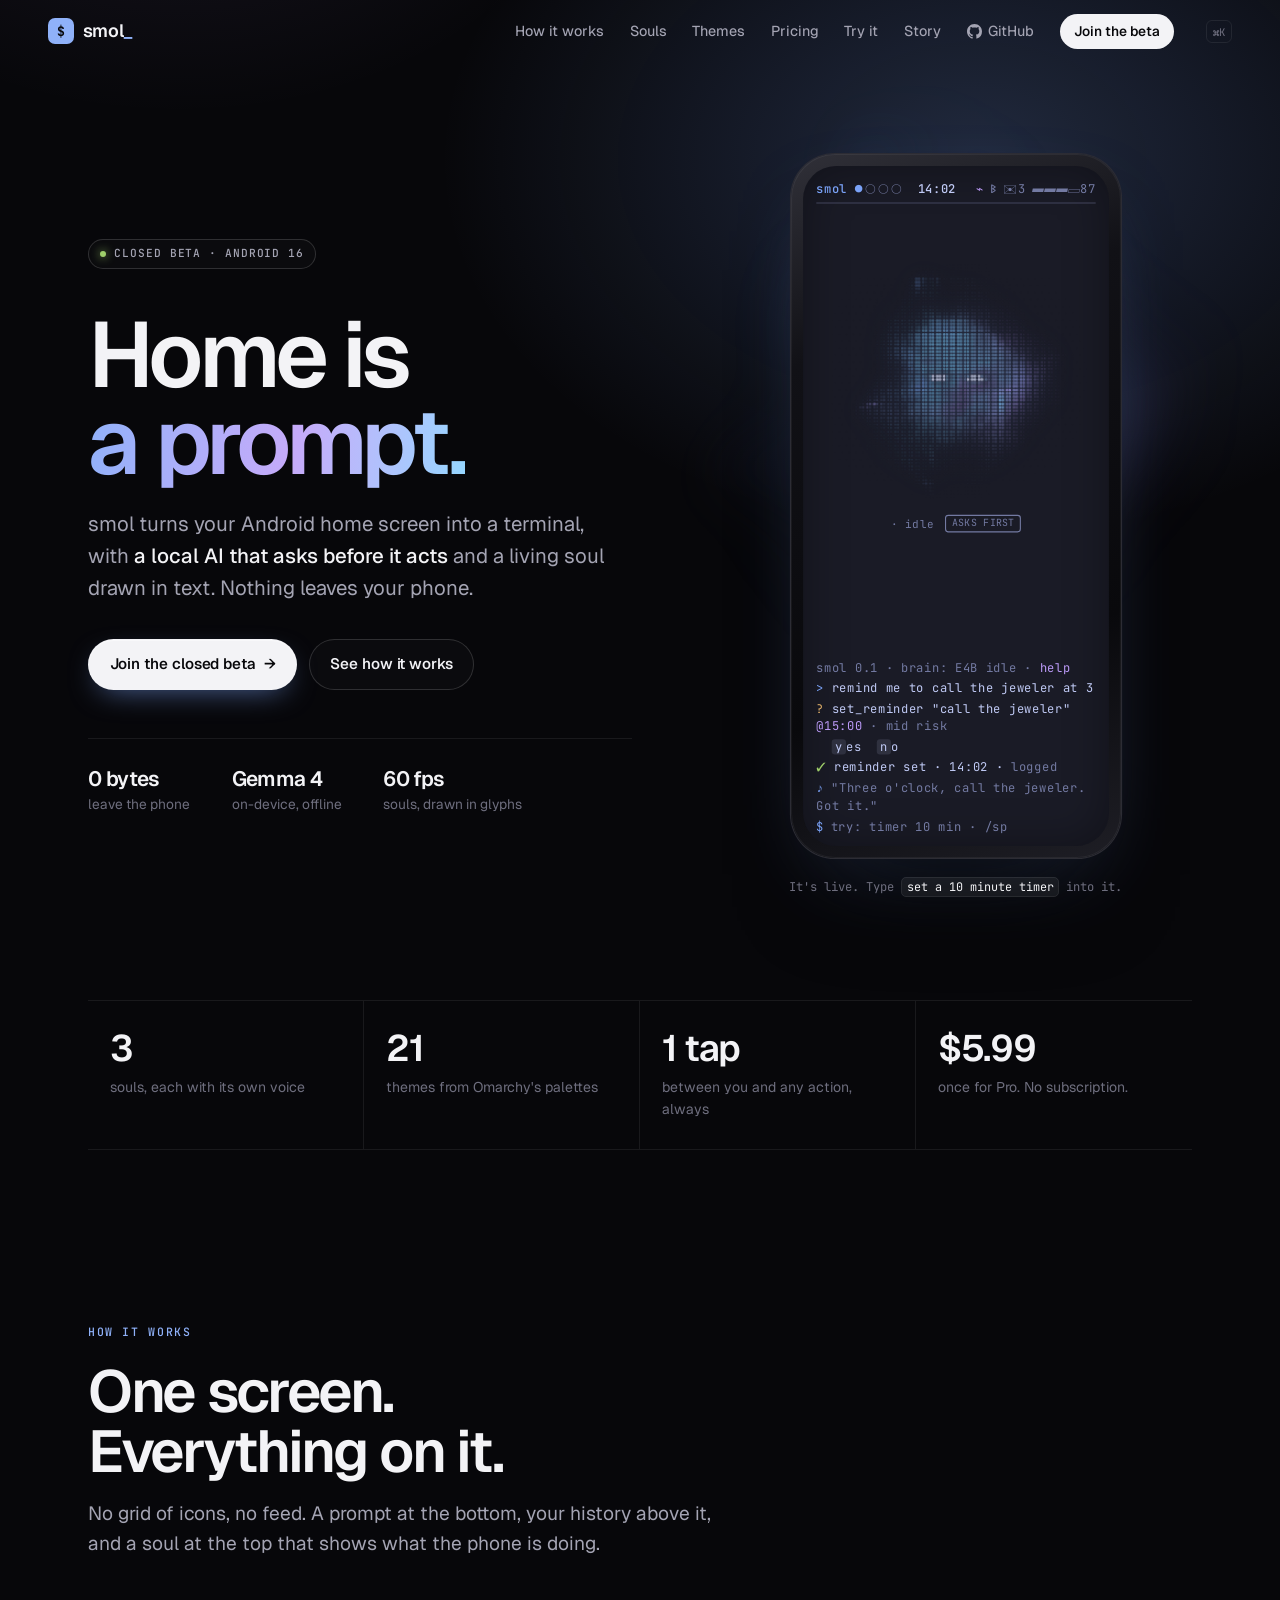
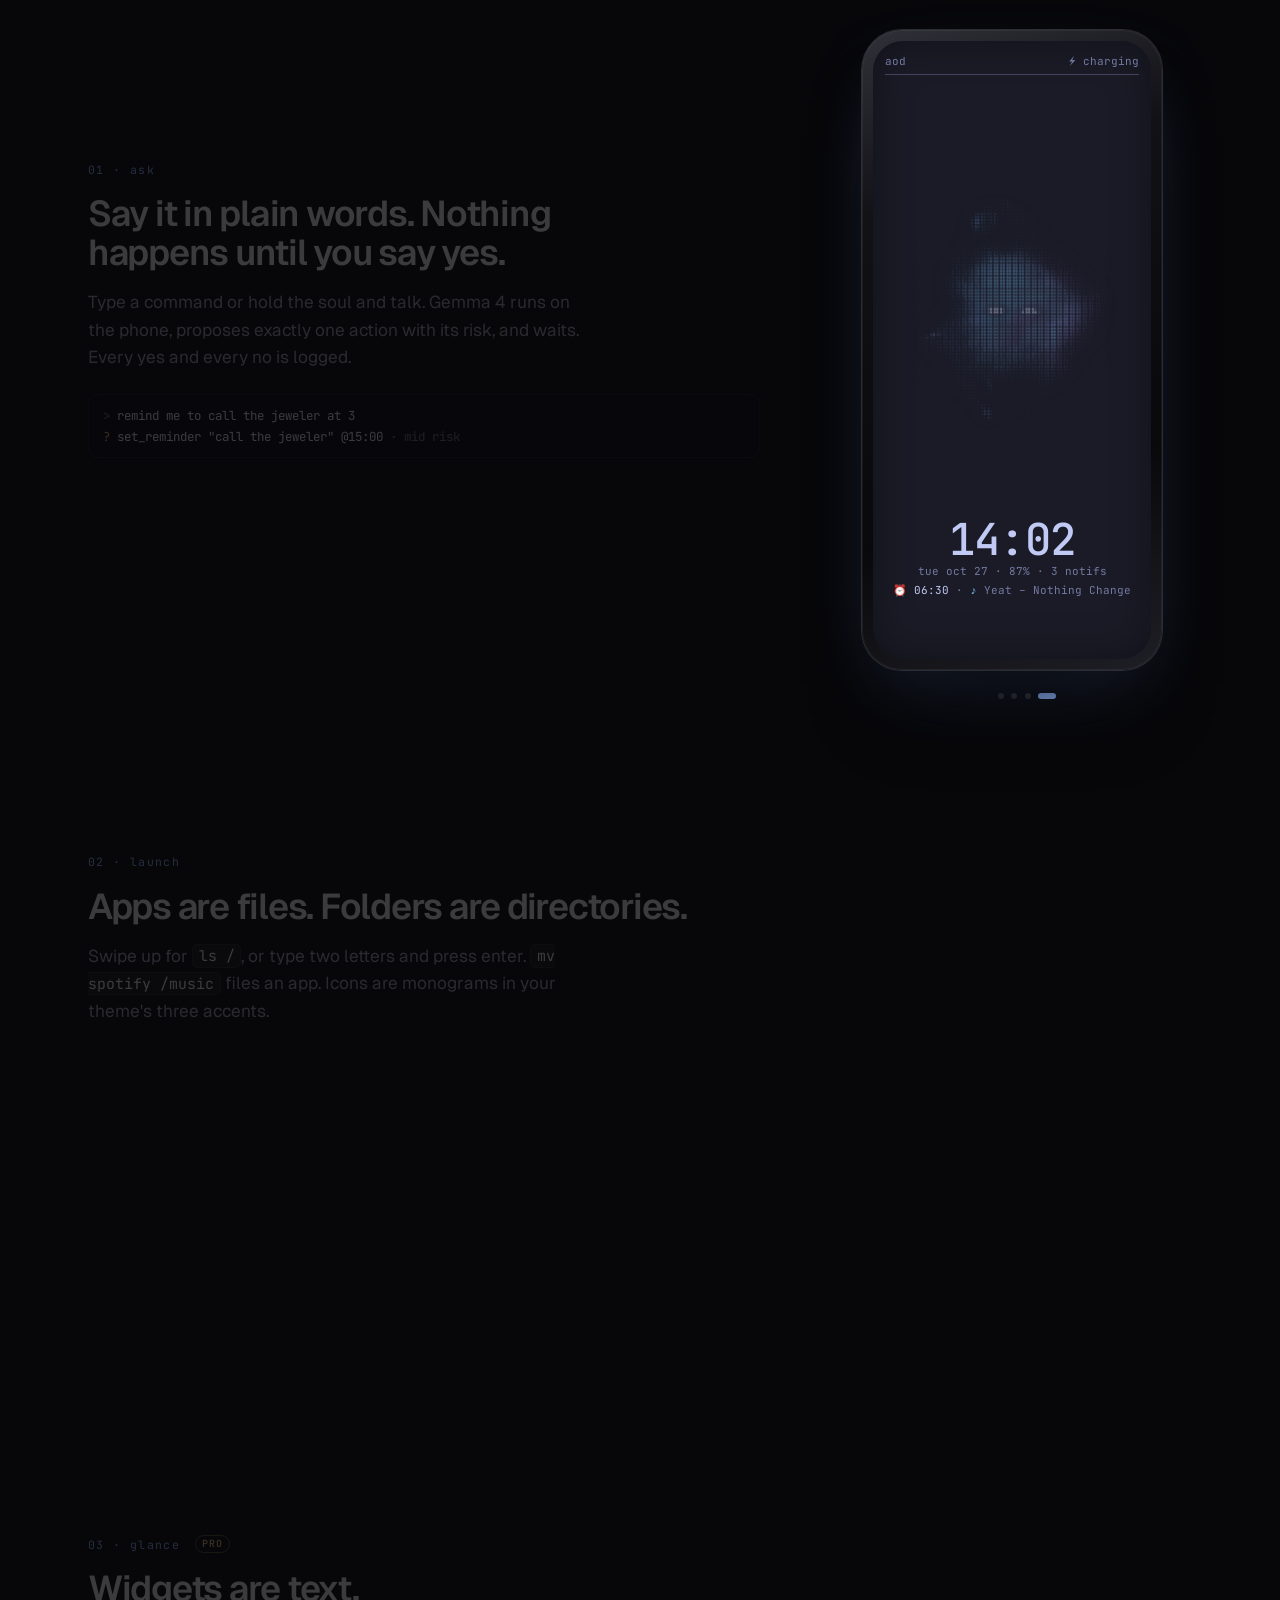
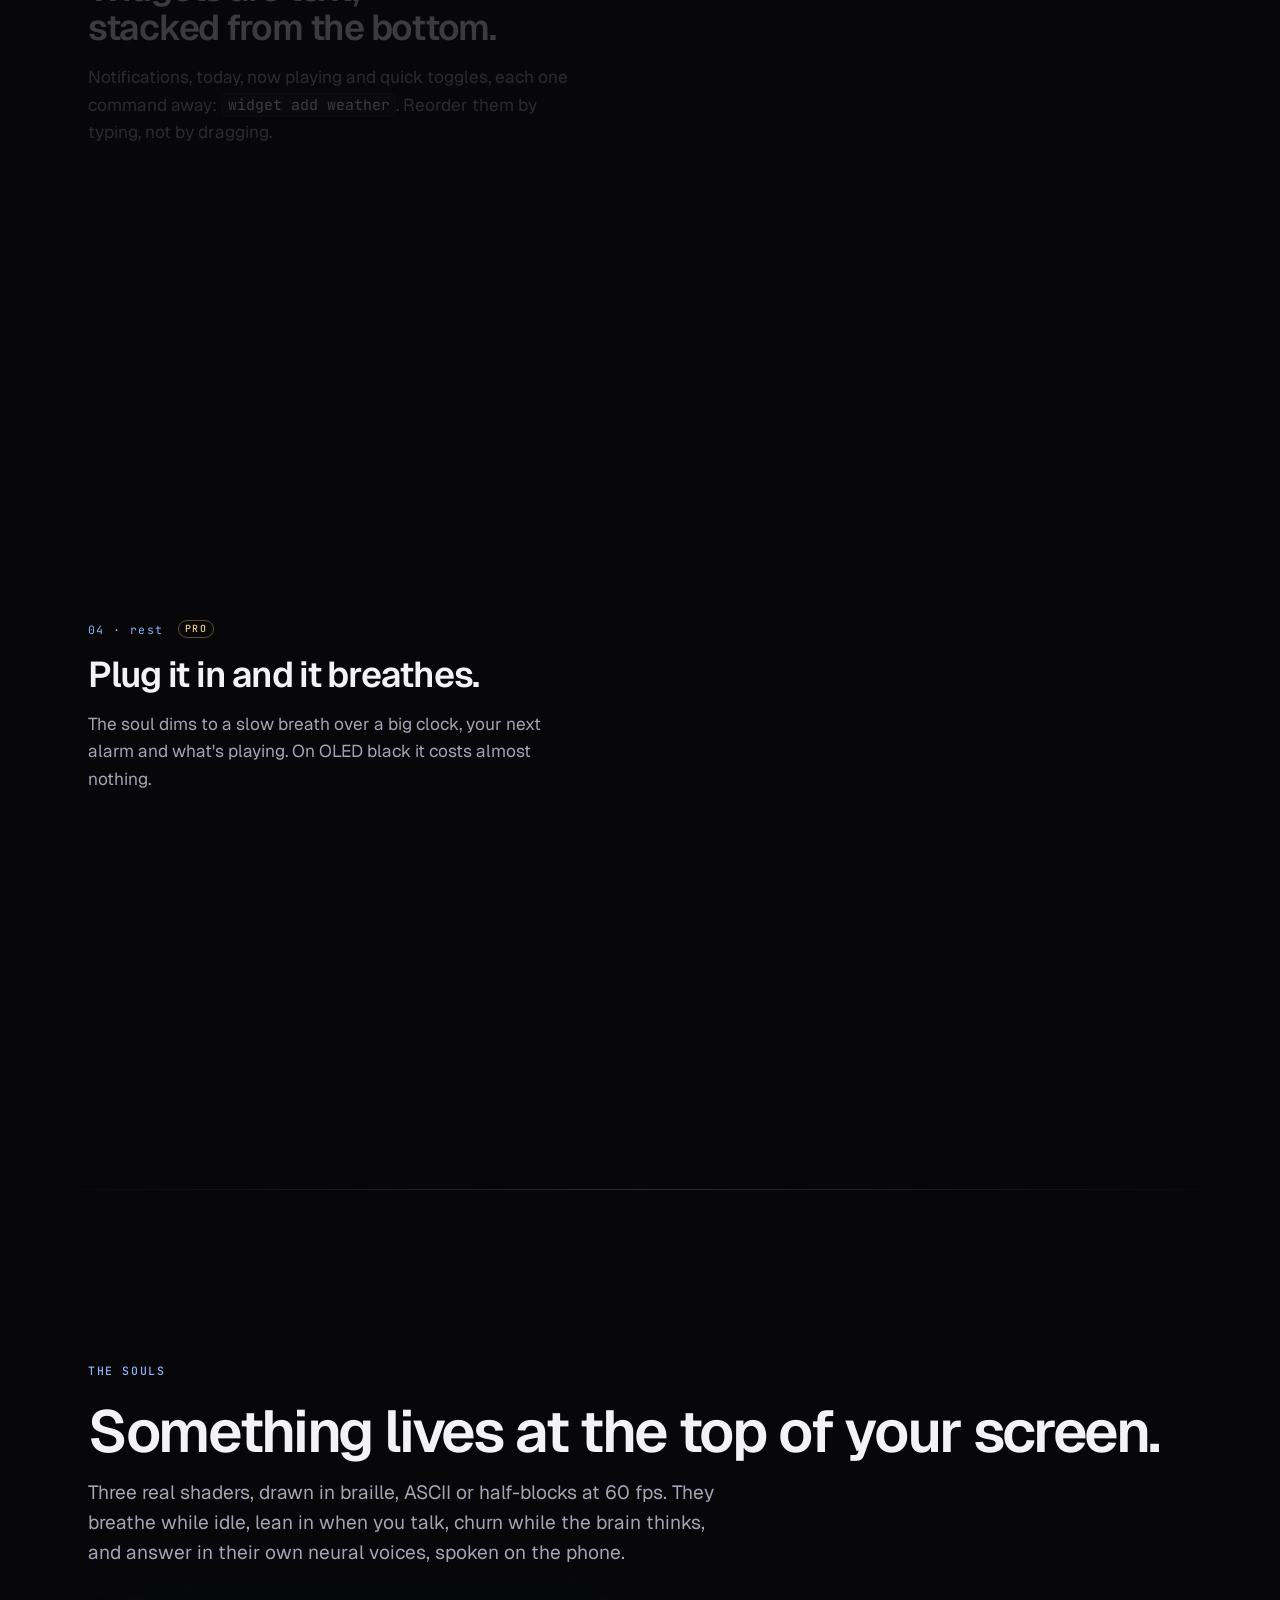
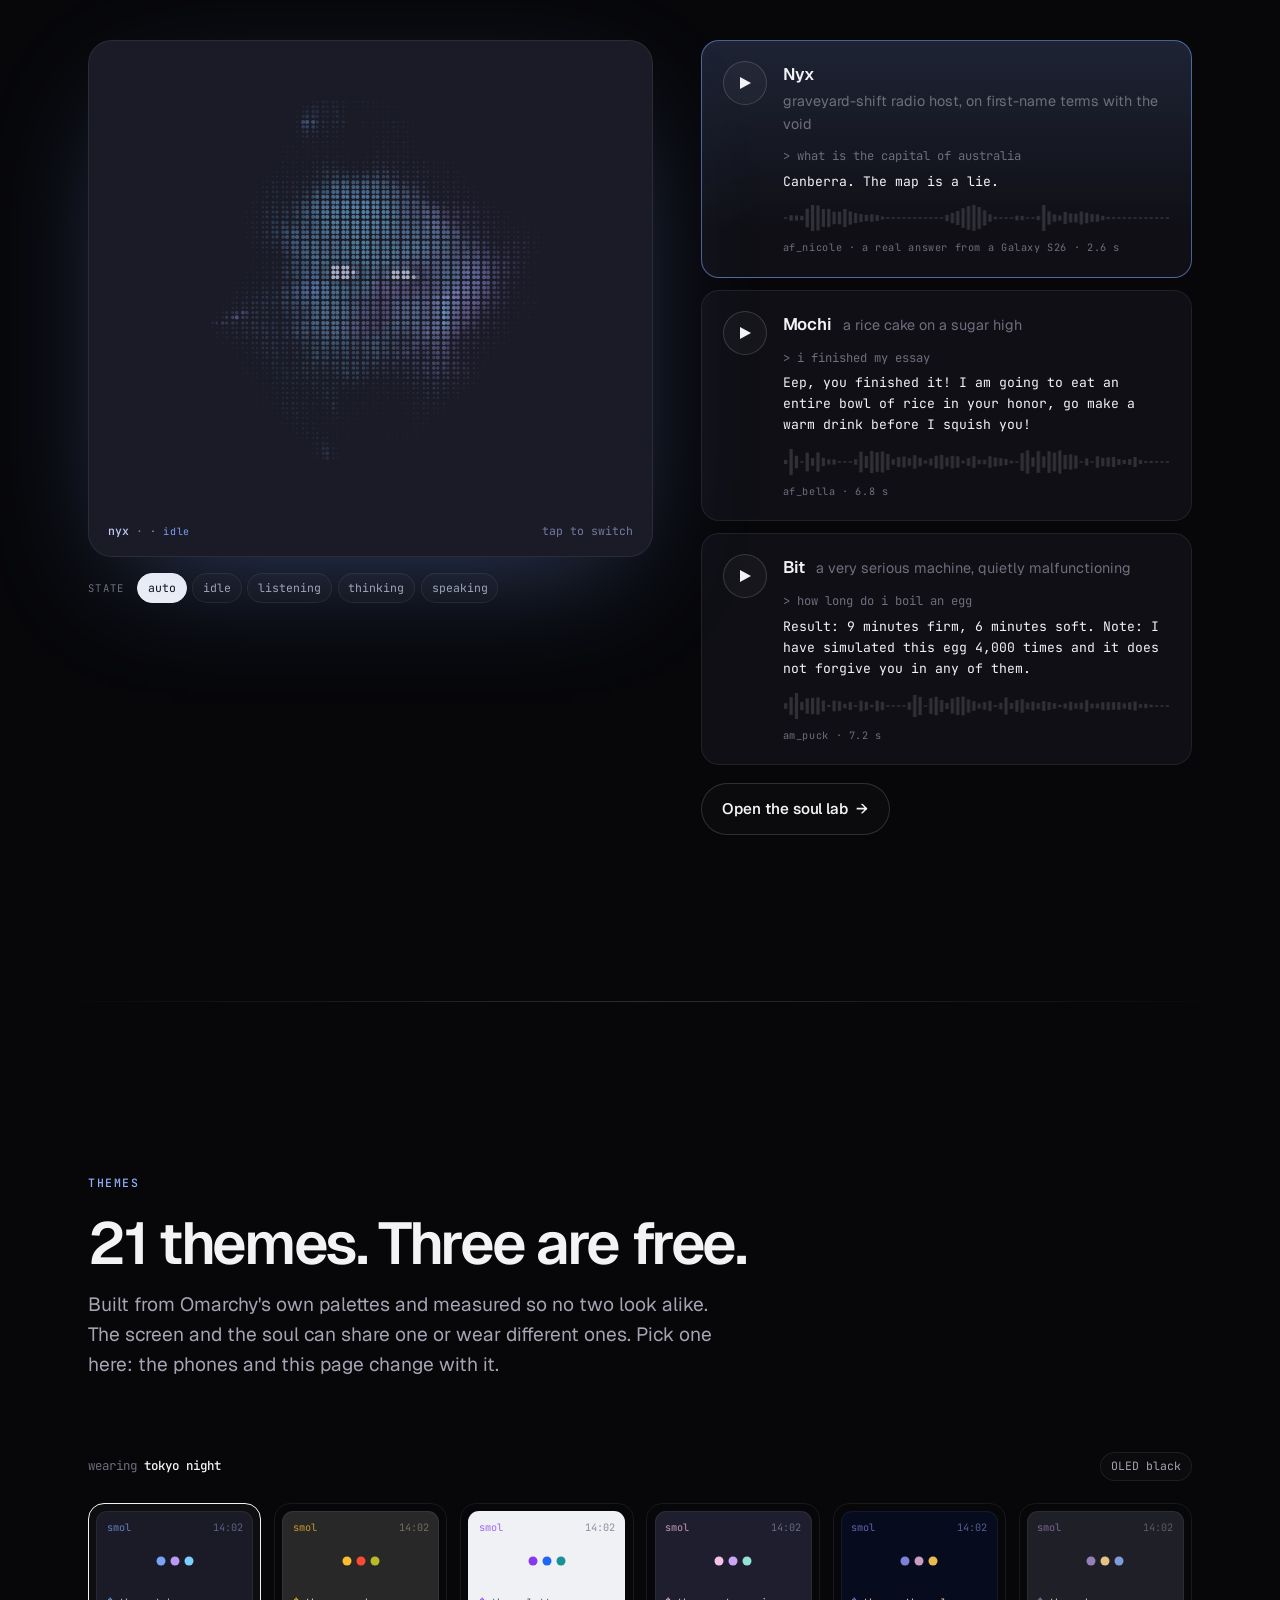
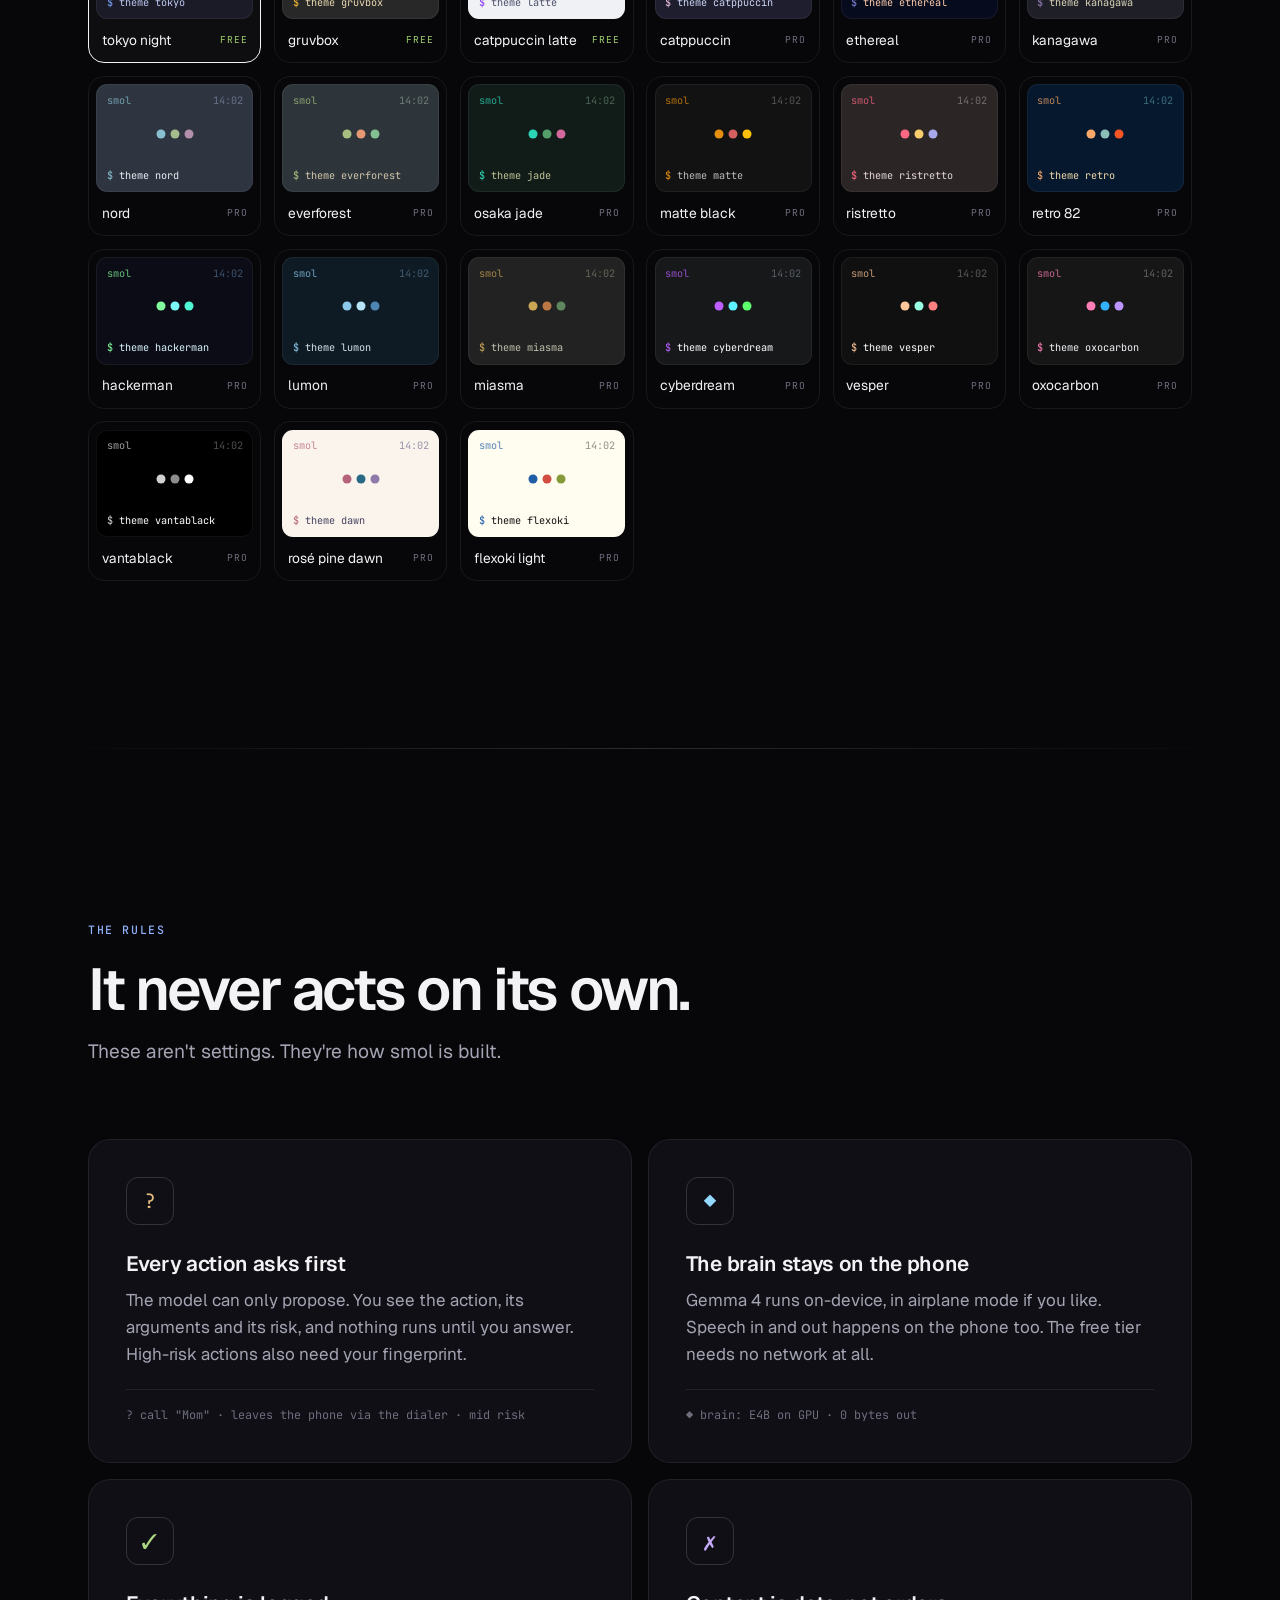
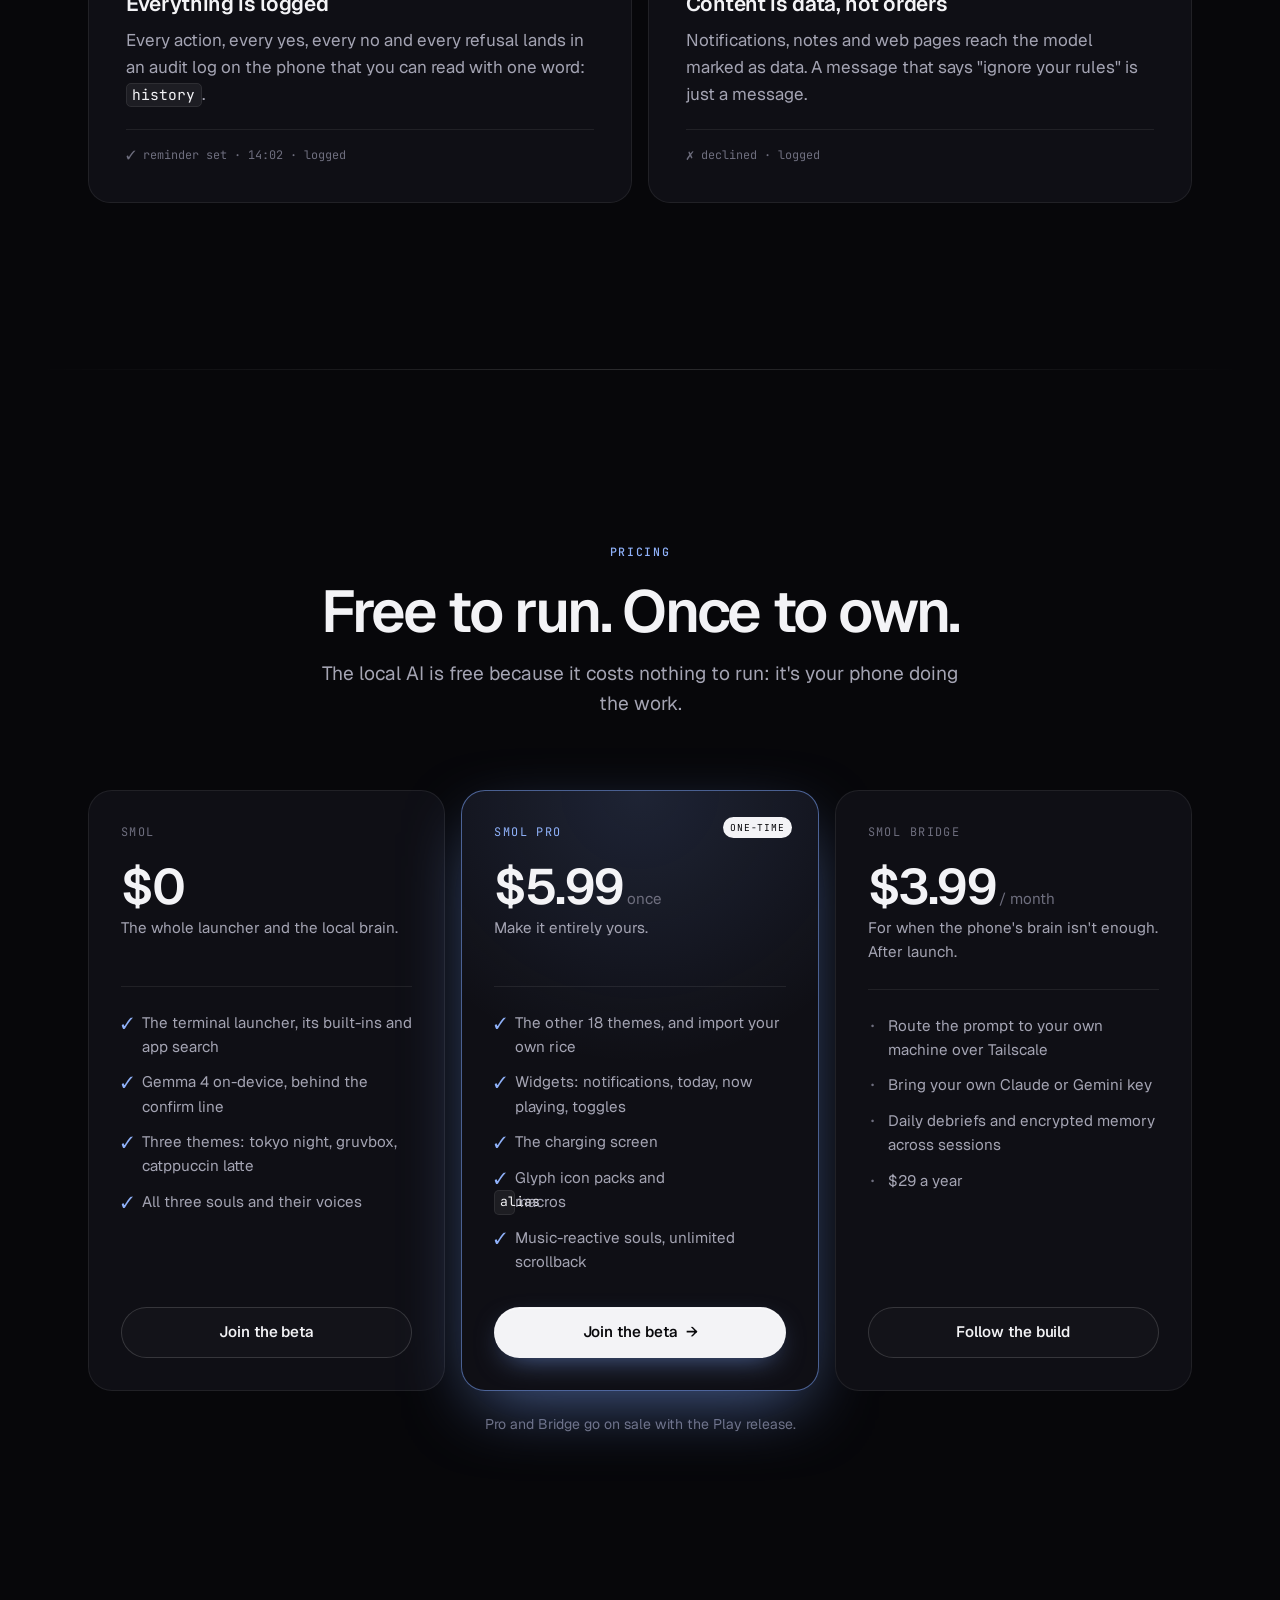
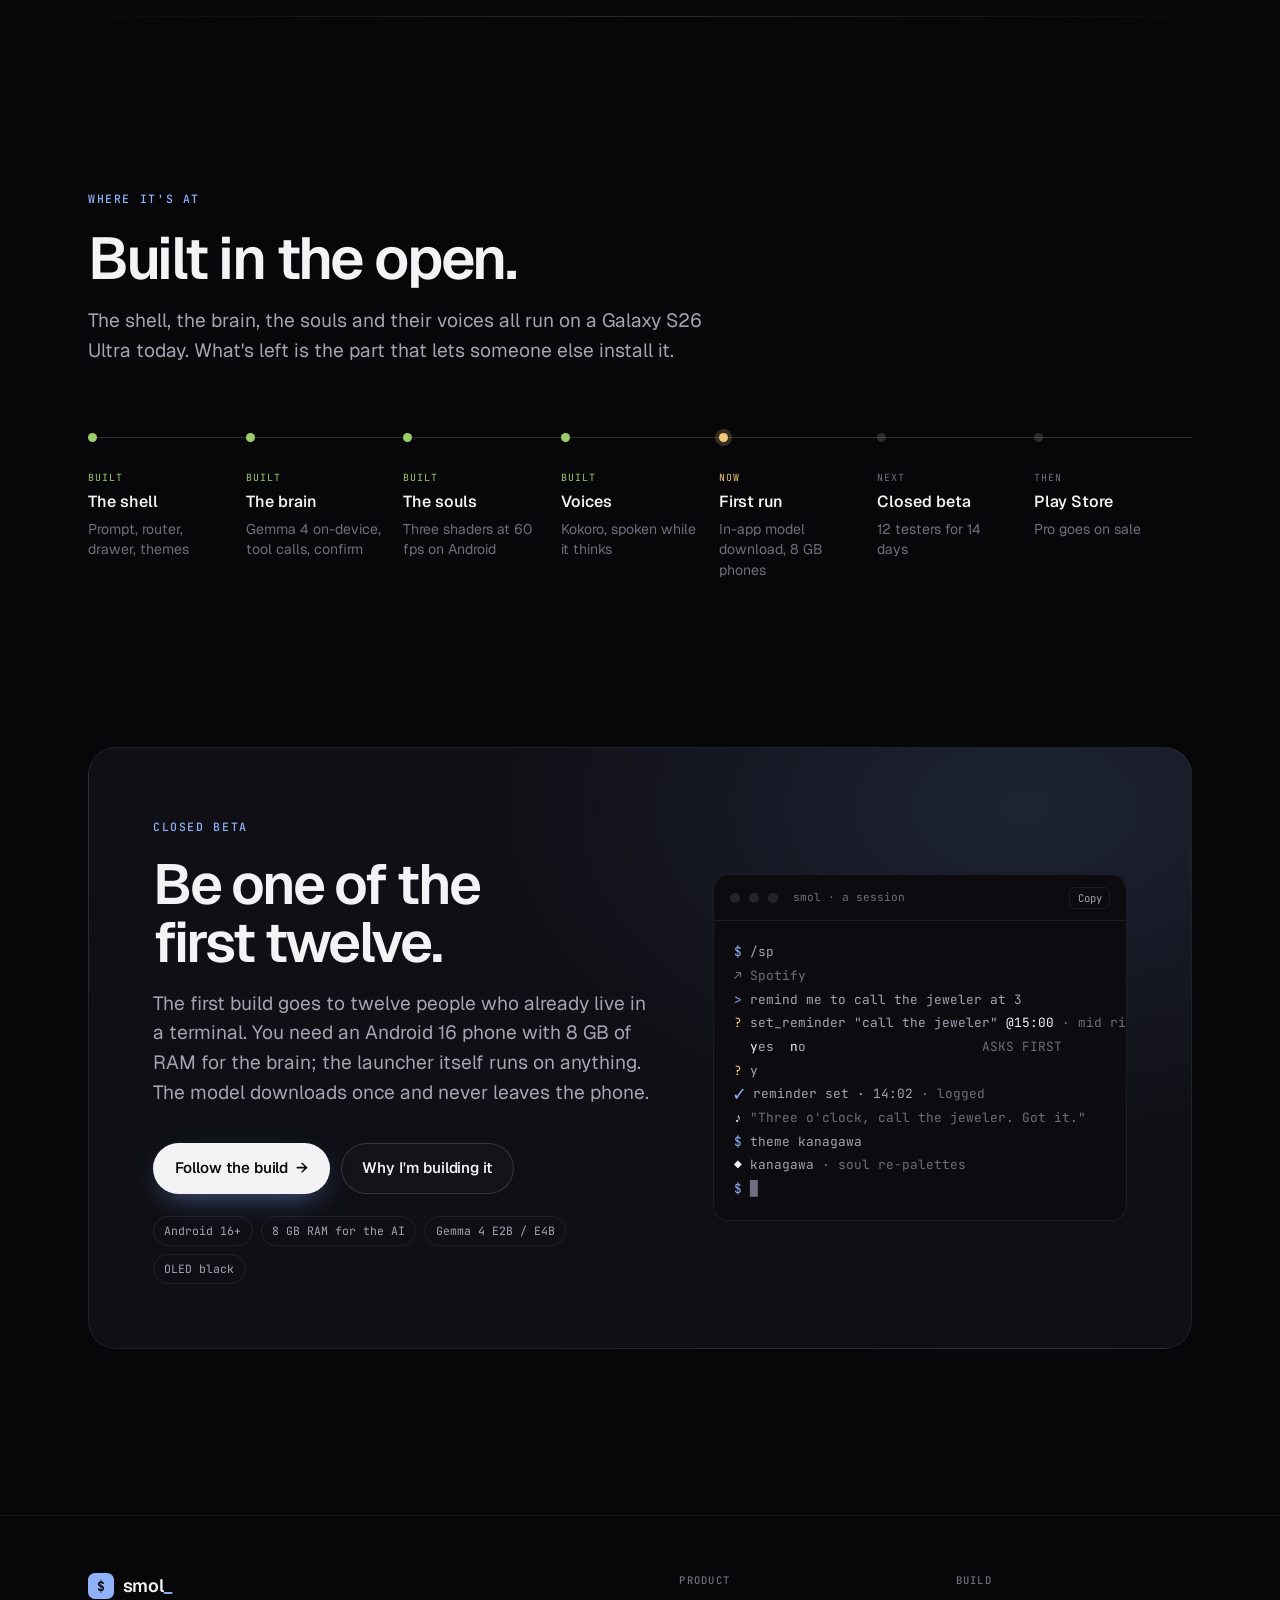
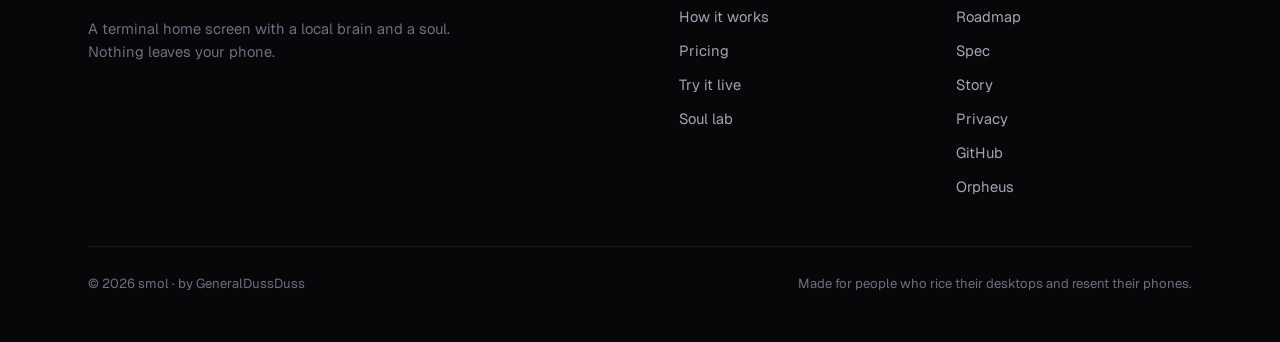
<file: index.html>
<!doctype html>
<html lang="en">
<head>
<meta charset="utf-8">
<meta name="viewport" content="width=device-width, initial-scale=1, viewport-fit=cover">
<title>smol · a terminal home screen with a soul</title>
<meta name="description" content="smol turns your Android home screen into a terminal, with a local Gemma 4 that asks before it acts and a living soul drawn in text. Nothing leaves your phone.">
<link rel="canonical" href="https://generaldussduss.github.io/smol-site/">
<meta property="og:type" content="website">
<meta property="og:site_name" content="smol">
<meta property="og:title" content="smol · a terminal home screen with a soul">
<meta property="og:description" content="Your Android home screen as a terminal, with a local AI that asks before it acts and a living soul drawn in text. Nothing leaves your phone.">
<meta property="og:url" content="https://generaldussduss.github.io/smol-site/">
<meta property="og:image" content="https://generaldussduss.github.io/smol-site/assets/og.jpg">
<meta property="og:image:width" content="1200">
<meta property="og:image:height" content="630">
<meta property="og:image:alt" content="smol: a terminal home screen with a brain. The Nyx soul rendered in glyphs beside the wordmark.">
<meta name="twitter:card" content="summary_large_image">
<meta name="theme-color" content="#07070a">
<link rel="icon" href="data:image/svg+xml,<svg xmlns='http://www.w3.org/2000/svg' viewBox='0 0 32 32'><rect width='32' height='32' rx='8' fill='%237aa2f7'/><text x='16' y='22.5' font-size='17' font-family='monospace' font-weight='bold' fill='%2307070a' text-anchor='middle'>$</text></svg>">
<link rel="stylesheet" href="assets/site.css">
<script>(function(){var h=document.documentElement,m=window.matchMedia;var coarse=m&&(m('(hover: none)').matches||m('(pointer: coarse)').matches);var touch=coarse&&((navigator.maxTouchPoints||0)>0||'ontouchstart' in window);if(touch)h.className+=' is-touch';if(touch&&Math.min(screen.width,screen.height)<=820)h.className+=' is-phone';if(m&&m('(prefers-reduced-motion: reduce)').matches)h.className+=' is-calm';})();</script>
</head>
<body>
<div class="prog"></div>
<a class="skip" href="#main">Skip to content</a>
<nav class="nav">
  <a class="logo" href="index.html" aria-label="smol home"><span class="logo-p">$</span><span class="logo-w">smol<i>_</i></span></a>
  <button class="nav-burger" aria-label="Menu" aria-expanded="false"><span></span><span></span><span></span></button>
  <div class="nav-links">
    <a href="index.html#tour">How it works</a>
    <a href="index.html#souls">Souls</a>
    <a href="index.html#themes">Themes</a>
    <a href="index.html#pricing">Pricing</a>
    <a href="launcher.html">Try it</a>
    <a href="story.html">Story</a>
    <a class="nav-gh" href="https://github.com/GeneralDussDuss" target="_blank" rel="noopener"><svg viewBox="0 0 16 16" aria-hidden="true"><path d="M8 0C3.58 0 0 3.58 0 8c0 3.54 2.29 6.53 5.47 7.59.4.07.55-.17.55-.38 0-.19-.01-.82-.01-1.49-2.01.37-2.53-.49-2.69-.94-.09-.23-.48-.94-.82-1.13-.28-.15-.68-.52-.01-.53.63-.01 1.08.58 1.23.82.72 1.21 1.87.87 2.33.66.07-.52.28-.87.51-1.07-1.78-.2-3.64-.89-3.64-3.95 0-.87.31-1.59.82-2.15-.08-.2-.36-1.02.08-2.12 0 0 .67-.21 2.2.82.64-.18 1.32-.27 2-.27.68 0 1.36.09 2 .27 1.53-1.04 2.2-.82 2.2-.82.44 1.1.16 1.92.08 2.12.51.56.82 1.27.82 2.15 0 3.07-1.87 3.75-3.65 3.95.29.25.54.73.54 1.48 0 1.07-.01 1.93-.01 2.2 0 .21.15.46.55.38A8.01 8.01 0 0 0 16 8c0-4.42-3.58-8-8-8Z"/></svg>GitHub</a>
    <a class="nav-cta" href="index.html#beta">Join the beta</a>
  </div>
  <button class="nav-k" aria-label="Open command palette">⌘K</button>
</nav>
<main id="main">

<section class="hero">
  <div class="wrap hero-grid">
    <div class="hero-copy">
      <span class="eyebrow"><i></i>Closed beta · Android 16</span>
      <h1>Home is<br><span class="hl">a prompt.</span></h1>
      <p class="hero-sub">smol turns your Android home screen into a terminal, with <b>a local AI that asks before it acts</b> and a living soul drawn in text. Nothing leaves your phone.</p>
      <div class="hero-cta">
        <a class="btn btn-primary" href="#beta">Join the closed beta <span class="arr">→</span></a>
        <a class="btn btn-ghost" href="#tour">See how it works</a>
      </div>
      <ul class="proof">
        <li><b>0 bytes</b>leave the phone</li>
        <li><b>Gemma 4</b>on-device, offline</li>
        <li><b>60 fps</b>souls, drawn in glyphs</li>
      </ul>
    </div>
    <div class="hero-phone">
      <div class="aura" aria-hidden="true"><canvas class="soul" data-rows="20" data-cols="44" data-zoom="1"></canvas></div>
<div class="study">
        <div class="phone"><div class="screen">
          <div class="tb"><span><b>smol</b> <span class="ws"><i>●</i>○○○</span></span><span class="time">14:02</span><span class="sys"><span class="on">⌁</span><span>ᛒ</span><span>✉︎3</span><span>▰▰▰▱87</span></span></div>
          <canvas class="soul home" data-rows="17" data-zoom="1.15"></canvas>
          <div class="staterow"><span class="stateline">· idle</span><button type="button" class="chip pchip" id="posture" title="tap to switch posture">ASKS FIRST</button></div>
          <div class="scroll" id="scroll">
            <div class="line dim">smol 0.1 · brain: E4B idle · <span class="c2">help</span></div>
            <div class="line"><span class="pr">&gt;</span> remind me to call the jeweler at 3</div>
            <div class="ln"><span class="line"><span class="ask">?</span> set_reminder "call the jeweler" <span class="c2">@15:00</span> <span class="dim">· mid risk</span></span></div>
            <div class="line">  <span class="key">y</span>es  <span class="key">n</span>o</div>
            <div class="line"><span class="ok">✓</span> reminder set · 14:02 · <span class="dim">logged</span></div>
            <div class="line"><span class="c1">♪</span> <span class="dim">"Three o'clock, call the jeweler. Got it."</span></div>
          </div>
          <div class="promptrow"><span class="pr" id="promptsym">$</span><input id="prompt" type="text" autocomplete="off" spellcheck="false" placeholder="try: timer 10 min · /sp" aria-label="smol prompt"><div class="launch" id="launch" hidden></div></div>
        </div></div>
      </div>
      <p class="phone-hint">It's live. Type <code>set a 10 minute timer</code> into it.</p>
    </div>
  </div>
</section>

<section class="wrap">
  <div class="facts reveal">
    <div class="fact"><b>3</b><span>souls, each with its own voice</span></div>
    <div class="fact"><b>21</b><span>themes from Omarchy's palettes</span></div>
    <div class="fact"><b>1 tap</b><span>between you and any action, always</span></div>
    <div class="fact"><b>$5.99</b><span>once for Pro. No subscription.</span></div>
  </div>
</section>

<section class="section" id="tour">
  <div class="wrap">
    <div class="sec-head reveal">
      <span class="sec-label">How it works</span>
      <h2>One screen.<br>Everything on it.</h2>
      <p>No grid of icons, no feed. A prompt at the bottom, your history above it, and a soul at the top that shows what the phone is doing.</p>
    </div>
    <div class="tour-grid">
      <div class="tour-steps">
        <article class="tour-step on" data-step="0">
          <span class="step-n">01 · ask</span>
          <h3>Say it in plain words. Nothing happens until you say yes.</h3>
          <p>Type a command or hold the soul and talk. Gemma 4 runs on the phone, proposes exactly one action with its risk, and waits. Every yes and every no is logged.</p>
          <div class="eg"><span class="d">&gt;</span> remind me to call the jeweler at 3<br><span class="q">?</span> set_reminder "call the jeweler" @15:00 <span class="d">· mid risk</span></div>
          <div class="tour-mob"></div>
        </article>
        <article class="tour-step" data-step="1">
          <span class="step-n">02 · launch</span>
          <h3>Apps are files. Folders are directories.</h3>
          <p>Swipe up for <code>ls /</code>, or type two letters and press enter. <code>mv spotify /music</code> files an app. Icons are monograms in your theme's three accents.</p>
          <div class="tour-mob"></div>
        </article>
        <article class="tour-step" data-step="2">
          <span class="step-n">03 · glance <span class="tag-pro">Pro</span></span>
          <h3>Widgets are text, stacked from the bottom.</h3>
          <p>Notifications, today, now playing and quick toggles, each one command away: <code>widget add weather</code>. Reorder them by typing, not by dragging.</p>
          <div class="tour-mob"></div>
        </article>
        <article class="tour-step" data-step="3">
          <span class="step-n">04 · rest <span class="tag-pro">Pro</span></span>
          <h3>Plug it in and it breathes.</h3>
          <p>The soul dims to a slow breath over a big clock, your next alarm and what's playing. On OLED black it costs almost nothing.</p>
          <div class="tour-mob"></div>
        </article>
      </div>
      <div class="tour-stage" aria-hidden="true">
        <div class="phone tour-phone">
          <div class="screen tour-layer on" data-layer="0">
            <div class="tb"><span><b>smol</b> <span class="ws"><i>●</i>○○○</span></span><span class="time">14:02</span><span class="sys"><span class="on">⌁</span><span>ᛒ</span><span>✉︎3</span><span>▰▰▰▱87</span></span></div>
            <canvas class="soul home" data-rows="17" data-zoom="1.15"></canvas>
            <div class="staterow"><span class="stateline">· listening</span><span class="chip">ASKS FIRST</span></div>
            <div class="scroll">
              <div class="line dim">smol 0.1 · brain: E4B idle · <span class="c2">help</span></div>
              <div class="line"><span class="pr">&gt;</span> remind me to call the jeweler at 3</div>
              <div class="line"><span class="ask">?</span> set_reminder "call the jeweler" <span class="c2">@15:00</span> <span class="dim">· mid risk</span></div>
              <div class="line">  <span class="key">y</span>es  <span class="key">n</span>o</div>
            </div>
            <div class="promptrow"><span class="ask">?</span><span class="dim">y / n · set_reminder @15:00</span></div>
          </div>
          <div class="screen tour-layer" data-layer="1">
            <div class="tb"><span><b>smol</b> <span class="ws">○<i>●</i>○○</span></span><span class="time">14:02</span><span class="sys"><span class="on">⌁</span><span>ᛒ</span><span>✉︎3</span><span>▰▰▰▱87</span></span></div>
            <canvas class="soul" data-rows="8" data-zoom="1.15"></canvas>
            <div class="stateline">· idle</div>
            <div class="bzone">
              <div class="line"><span class="pr">$</span> ls /</div>
              <div class="line dim">drwx  /music  /games  /work  /cam</div>
              <div class="igrid">
                <div class="icon"><div class="g">Sp</div><div class="l">spotify</div></div><div class="icon"><div class="g">Si</div><div class="l">signal</div></div><div class="icon"><div class="g">Ch</div><div class="l">chrome</div></div><div class="icon"><div class="g">Ti</div><div class="l">tidal</div></div>
                <div class="icon"><div class="g">St</div><div class="l">steam</div></div><div class="icon"><div class="g">Ob</div><div class="l">obsidian</div></div><div class="icon"><div class="g">Tx</div><div class="l">termux</div></div><div class="icon"><div class="g">Gh</div><div class="l">github</div></div>
                <div class="icon"><div class="g">Pr</div><div class="l">proton</div></div><div class="icon"><div class="g">Ma</div><div class="l">maps</div></div><div class="icon"><div class="g">Ph</div><div class="l">photos</div></div><div class="icon"><div class="g">Ts</div><div class="l">tailscale</div></div>
              </div>
              <div class="line dim">12 apps · 4 dirs · <span class="c2">mv</span> to file</div>
            </div>
            <div class="line"><span class="pr">$</span> <span class="cursor"></span></div>
          </div>
          <div class="screen tour-layer" data-layer="2">
            <div class="tb"><span><b>smol</b> <span class="ws">○○<i>●</i>○</span></span><span class="time">14:02</span><span class="sys"><span class="on">⌁</span><span>ᛒ</span><span>✉︎3</span><span>▰▰▰▱87</span></span></div>
            <div class="bzone"><div class="wstack">
              <div class="w"><canvas class="soul" data-rows="8" data-zoom="1.15"></canvas><div class="stateline">· idle</div></div>
              <div class="w"><div class="h">notifications <i>3</i></div><div class="n"><span class="b" style="background:var(--tc1)"></span><span class="app">signal</span><span class="txt">Mom · call me when you're off</span><span class="t">2m</span></div><div class="n"><span class="b" style="background:var(--tc2)"></span><span class="app">github</span><span class="txt">CI passed · smol #41</span><span class="t">11m</span></div><div class="n"><span class="b" style="background:var(--tc3)"></span><span class="app">tidal</span><span class="txt">Nothing Change · Yeat</span><span class="t">♪</span></div></div>
              <div class="w"><div class="h">today <i>tue 27</i></div><div class="row"><span class="k">15:00</span><span>call the jeweler <span class="c2">⏰</span></span></div><div class="row"><span class="k">18:30</span><span>dinner shift</span></div></div>
              <div class="w"><div class="h">now playing</div><div class="row"><span class="c3">♪</span><span>Yeat – Nothing Change</span></div><div class="row dim"><span>▮▮▮▮▮▯▯▯▯▯ 2:14/3:40</span><span style="margin-left:auto;color:var(--tfg)">⏮ ⏯ ⏭</span></div></div>
              <div class="w"><div class="h">toggles</div><div class="tog"><span class="on">wifi ●</span><span>bt ○</span><span>dnd ○</span><span>flash ○</span><span class="on">vpn ●</span></div></div>
            </div></div>
            <div class="line"><span class="pr">$</span> <span class="cursor"></span></div>
          </div>
          <div class="screen tour-layer" data-layer="3">
            <div class="tb"><span class="dim">aod</span><span class="dim">⚡ charging</span></div>
            <div class="spacer"></div>
            <canvas class="soul" data-rows="22" data-zoom="1" data-dim="0.55"></canvas>
            <div class="spacer"></div>
            <div class="clock">14:02</div>
            <div class="line tcenter dim">tue oct 27 · 87% · 3 notifs</div>
            <div class="line tcenter"><span class="c2">⏰</span> 06:30 <span class="dim">· </span><span class="c3">♪</span> <span class="dim">Yeat – Nothing Change</span></div>
            <div class="spacer"></div>
          </div>
        </div>
        <div class="tour-dots"><i class="on"></i><i></i><i></i><i></i></div>
      </div>
    </div>
  </div>
</section>

<div class="divider"></div>

<section class="section" id="souls">
  <div class="wrap">
    <div class="sec-head reveal">
      <span class="sec-label">The souls</span>
      <h2>Something lives at the top of your screen.</h2>
      <p>Three real shaders, drawn in braille, ASCII or half-blocks at 60 fps. They breathe while idle, lean in when you talk, churn while the brain thinks, and answer in their own neural voices, spoken on the phone.</p>
    </div>
    <div class="souls-grid">
      <div class="reveal">
        <div class="stage" id="stage" title="tap to switch souls">
          <canvas class="soul" data-rows="20" data-autocols data-zoom="1.1"></canvas>
          <div class="stage-hud"><span class="stage-note"><b id="stage-name">nyx</b> · <span class="stateline">idle</span></span><span class="stage-note">tap to switch</span></div>
        </div>
        <div class="state-row"><span class="lbl">state</span><span class="pills" id="pills-states"></span></div>
      </div>
      <div class="voices reveal">
        <div class="vrow sel" data-soul="nyx" data-clip="assets/voice/nyx.mp3">
          <button type="button" class="vplay" aria-label="play Nyx"></button>
          <div class="vbody">
            <div class="vhead"><b>Nyx</b><span>graveyard-shift radio host, on first-name terms with the void</span></div>
            <div class="vq">&gt; what is the capital of australia</div>
            <div class="va">Canberra. The map is a lie.</div>
            <canvas aria-hidden="true"></canvas>
            <div class="vmeta">af_nicole · a real answer from a Galaxy S26 · <span class="vlen">…</span></div>
          </div>
        </div>
        <div class="vrow" data-soul="mochi" data-clip="assets/voice/mochi.mp3">
          <button type="button" class="vplay" aria-label="play Mochi"></button>
          <div class="vbody">
            <div class="vhead"><b>Mochi</b><span>a rice cake on a sugar high</span></div>
            <div class="vq">&gt; i finished my essay</div>
            <div class="va">Eep, you finished it! I am going to eat an entire bowl of rice in your honor, go make a warm drink before I squish you!</div>
            <canvas aria-hidden="true"></canvas>
            <div class="vmeta">af_bella · <span class="vlen">…</span></div>
          </div>
        </div>
        <div class="vrow" data-soul="bit" data-clip="assets/voice/bit.mp3">
          <button type="button" class="vplay" aria-label="play Bit"></button>
          <div class="vbody">
            <div class="vhead"><b>Bit</b><span>a very serious machine, quietly malfunctioning</span></div>
            <div class="vq">&gt; how long do i boil an egg</div>
            <div class="va">Result: 9 minutes firm, 6 minutes soft. Note: I have simulated this egg 4,000 times and it does not forgive you in any of them.</div>
            <canvas aria-hidden="true"></canvas>
            <div class="vmeta">am_puck · <span class="vlen">…</span></div>
          </div>
        </div>
        <a class="btn btn-ghost" href="souls.html" style="justify-self:start;margin-top:.4rem">Open the soul lab <span class="arr">→</span></a>
      </div>
    </div>
  </div>
</section>

<div class="divider"></div>

<section class="section" id="themes">
  <div class="wrap">
    <div class="sec-head reveal">
      <span class="sec-label">Themes</span>
      <h2>21 themes. Three are free.</h2>
      <p>Built from Omarchy's own palettes and measured so no two look alike. The screen and the soul can share one or wear different ones. Pick one here: the phones and this page change with it.</p>
    </div>
    <div class="tbar reveal"><span class="now">wearing <b id="theme-now">tokyo night</b></span><span class="pills"><button type="button" class="pill-btn" data-toggle="oled">OLED black</button></span></div>
    <div class="tgrid reveal" id="tgrid"></div>
  </div>
</section>

<div class="divider"></div>

<section class="section" id="rules">
  <div class="wrap">
    <div class="sec-head reveal">
      <span class="sec-label">The rules</span>
      <h2>It never acts on its own.</h2>
      <p>These aren't settings. They're how smol is built.</p>
    </div>
    <div class="rules reveal">
      <div class="rule"><span class="g g-ask">?</span><h3>Every action asks first</h3><p>The model can only propose. You see the action, its arguments and its risk, and nothing runs until you answer. High-risk actions also need your fingerprint.</p><div class="eg">? call "Mom" · leaves the phone via the dialer · mid risk</div></div>
      <div class="rule"><span class="g g-sys">◆</span><h3>The brain stays on the phone</h3><p>Gemma 4 runs on-device, in airplane mode if you like. Speech in and out happens on the phone too. The free tier needs no network at all.</p><div class="eg">◆ brain: E4B on GPU · 0 bytes out</div></div>
      <div class="rule"><span class="g g-ok">✓</span><h3>Everything is logged</h3><p>Every action, every yes, every no and every refusal lands in an audit log on the phone that you can read with one word: <code>history</code>.</p><div class="eg">✓ reminder set · 14:02 · logged</div></div>
      <div class="rule"><span class="g g-no">✗</span><h3>Content is data, not orders</h3><p>Notifications, notes and web pages reach the model marked as data. A message that says "ignore your rules" is just a message.</p><div class="eg">✗ declined · logged</div></div>
    </div>
  </div>
</section>

<div class="divider"></div>

<section class="section" id="pricing">
  <div class="wrap">
    <div class="sec-head center reveal">
      <span class="sec-label">Pricing</span>
      <h2>Free to run. Once to own.</h2>
      <p>The local AI is free because it costs nothing to run: it's your phone doing the work.</p>
    </div>
    <div class="tiers reveal">
      <div class="tier">
        <span class="tname">smol</span>
        <div class="price">$0</div>
        <p class="for">The whole launcher and the local brain.</p>
        <ul>
          <li>The terminal launcher, its built-ins and app search</li>
          <li>Gemma 4 on-device, behind the confirm line</li>
          <li>Three themes: tokyo night, gruvbox, catppuccin latte</li>
          <li>All three souls and their voices</li>
        </ul>
        <a class="btn btn-ghost" href="#beta">Join the beta</a>
      </div>
      <div class="tier feat">
        <span class="flag">one-time</span>
        <span class="tname">smol Pro</span>
        <div class="price">$5.99<small>once</small></div>
        <p class="for">Make it entirely yours.</p>
        <ul>
          <li>The other 18 themes, and import your own rice</li>
          <li>Widgets: notifications, today, now playing, toggles</li>
          <li>The charging screen</li>
          <li>Glyph icon packs and <code>alias</code> macros</li>
          <li>Music-reactive souls, unlimited scrollback</li>
        </ul>
        <a class="btn btn-primary" href="#beta">Join the beta <span class="arr">→</span></a>
      </div>
      <div class="tier">
        <span class="tname">smol Bridge</span>
        <div class="price">$3.99<small>/ month</small></div>
        <p class="for">For when the phone's brain isn't enough. After launch.</p>
        <ul>
          <li class="soon">Route the prompt to your own machine over Tailscale</li>
          <li class="soon">Bring your own Claude or Gemini key</li>
          <li class="soon">Daily debriefs and encrypted memory across sessions</li>
          <li class="soon">$29 a year</li>
        </ul>
        <a class="btn btn-ghost" href="https://github.com/GeneralDussDuss" target="_blank" rel="noopener">Follow the build</a>
      </div>
    </div>
    <p class="price-note">Pro and Bridge go on sale with the Play release.</p>
  </div>
</section>

<div class="divider"></div>

<section class="section" id="roadmap">
  <div class="wrap">
    <div class="sec-head reveal">
      <span class="sec-label">Where it's at</span>
      <h2>Built in the open.</h2>
      <p>The shell, the brain, the souls and their voices all run on a Galaxy S26 Ultra today. What's left is the part that lets someone else install it.</p>
    </div>
    <div class="status reveal">
      <div class="st done"><em>built</em><b>The shell</b><span>Prompt, router, drawer, themes</span></div>
      <div class="st done"><em>built</em><b>The brain</b><span>Gemma 4 on-device, tool calls, confirm</span></div>
      <div class="st done"><em>built</em><b>The souls</b><span>Three shaders at 60 fps on Android</span></div>
      <div class="st done"><em>built</em><b>Voices</b><span>Kokoro, spoken while it thinks</span></div>
      <div class="st now"><em>now</em><b>First run</b><span>In-app model download, 8 GB phones</span></div>
      <div class="st"><em>next</em><b>Closed beta</b><span>12 testers for 14 days</span></div>
      <div class="st"><em>then</em><b>Play Store</b><span>Pro goes on sale</span></div>
    </div>
  </div>
</section>

<section class="section" id="beta" style="padding-top:0">
  <div class="wrap">
    <div class="beta reveal">
      <div class="split split-wide">
        <div>
          <span class="sec-label">Closed beta</span>
          <h2>Be one of the first twelve.</h2>
          <p class="sub">The first build goes to twelve people who already live in a terminal. You need an Android 16 phone with 8 GB of RAM for the brain; the launcher itself runs on anything. The model downloads once and never leaves the phone.</p>
          <div class="hero-cta" style="margin-bottom:0">
            <a class="btn btn-primary" href="https://github.com/GeneralDussDuss" target="_blank" rel="noopener">Follow the build <span class="arr">→</span></a>
            <a class="btn btn-ghost" href="story.html">Why I'm building it</a>
          </div>
          <div class="req"><span>Android 16+</span><span>8 GB RAM for the AI</span><span>Gemma 4 E2B / E4B</span><span>OLED black</span></div>
        </div>
        <div class="shell">
          <div class="shell-bar"><span class="dot"></span><span class="dot"></span><span class="dot"></span><span class="shell-name">smol · a session</span><button class="shell-copy" data-copy="#sess">Copy</button></div>
          <pre id="sess"><span class="p">$</span> /sp
<span class="c">↗ Spotify</span>
<span class="p">&gt;</span> remind me to call the jeweler at 3
<span class="o">?</span> set_reminder "call the jeweler" <span class="k">@15:00</span> <span class="c">· mid risk</span>
  <span class="k">y</span>es  <span class="k">n</span>o                      <span class="c">ASKS FIRST</span>
<span class="o">?</span> y
<span class="p">✓</span> reminder set · 14:02 <span class="c">· logged</span>
<span class="k">♪</span> <span class="c">"Three o'clock, call the jeweler. Got it."</span>
<span class="p">$</span> theme kanagawa
<span class="k">◆</span> kanagawa <span class="c">· soul re-palettes</span>
<span class="p">$</span> <span class="c">█</span></pre>
        </div>
      </div>
    </div>
  </div>
</section>

</main>
<footer class="foot">
  <div class="wrap">
    <div class="foot-grid">
      <div class="foot-brand"><a class="logo" href="index.html"><span class="logo-p">$</span><span class="logo-w">smol<i>_</i></span></a><p>A terminal home screen with a local brain and a soul. Nothing leaves your phone.</p></div>
      <div class="foot-col"><h4>Product</h4><a href="index.html#tour">How it works</a><a href="index.html#pricing">Pricing</a><a href="launcher.html">Try it live</a><a href="souls.html">Soul lab</a></div>
      <div class="foot-col"><h4>Build</h4><a href="index.html#roadmap">Roadmap</a><a href="spec.html">Spec</a><a href="story.html">Story</a><a href="privacy.html">Privacy</a><a href="https://github.com/GeneralDussDuss" target="_blank" rel="noopener">GitHub</a><a href="https://generaldussduss.github.io/orpheus-site/" target="_blank" rel="noopener">Orpheus</a></div>
    </div>
    <div class="foot-base"><span>© 2026 smol · by GeneralDussDuss</span><span>Made for people who rice their desktops and resent their phones.</span></div>
  </div>
</footer>
<div class="pal" role="dialog" aria-label="Command palette">
  <div class="pal-box">
    <input type="text" placeholder="Type a command…" aria-label="Search">
    <ul class="pal-list">
      <li data-key="1"><a href="index.html">Home<kbd>1</kbd></a></li>
      <li data-key="2"><a href="souls.html">Souls — Nyx, Mochi, Bit<kbd>2</kbd></a></li>
      <li data-key="3"><a href="launcher.html">Try it — four screens, live<kbd>3</kbd></a></li>
      <li data-key="4"><a href="index.html#pricing">Pricing<kbd>4</kbd></a></li>
      <li data-key="5"><a href="spec.html">Spec — shaders and state<kbd>5</kbd></a></li>
      <li data-key="6"><a href="story.html">Story<kbd>6</kbd></a></li>
      <li data-key="7"><a href="https://github.com/GeneralDussDuss" target="_blank" rel="noopener">GeneralDussDuss on GitHub<kbd>7</kbd></a></li>
    </ul>
    <div class="pal-hint"><span>↑↓ Navigate</span><span>⏎ Select</span><span>Esc Close</span></div>
  </div>
</div>
<script src="assets/souls.js"></script>
<script src="assets/launcher.js"></script>
<script src="assets/site.js"></script>
<script src="assets/voices.js"></script>
<script src="assets/home.js"></script>
</body>
</html>
</file>
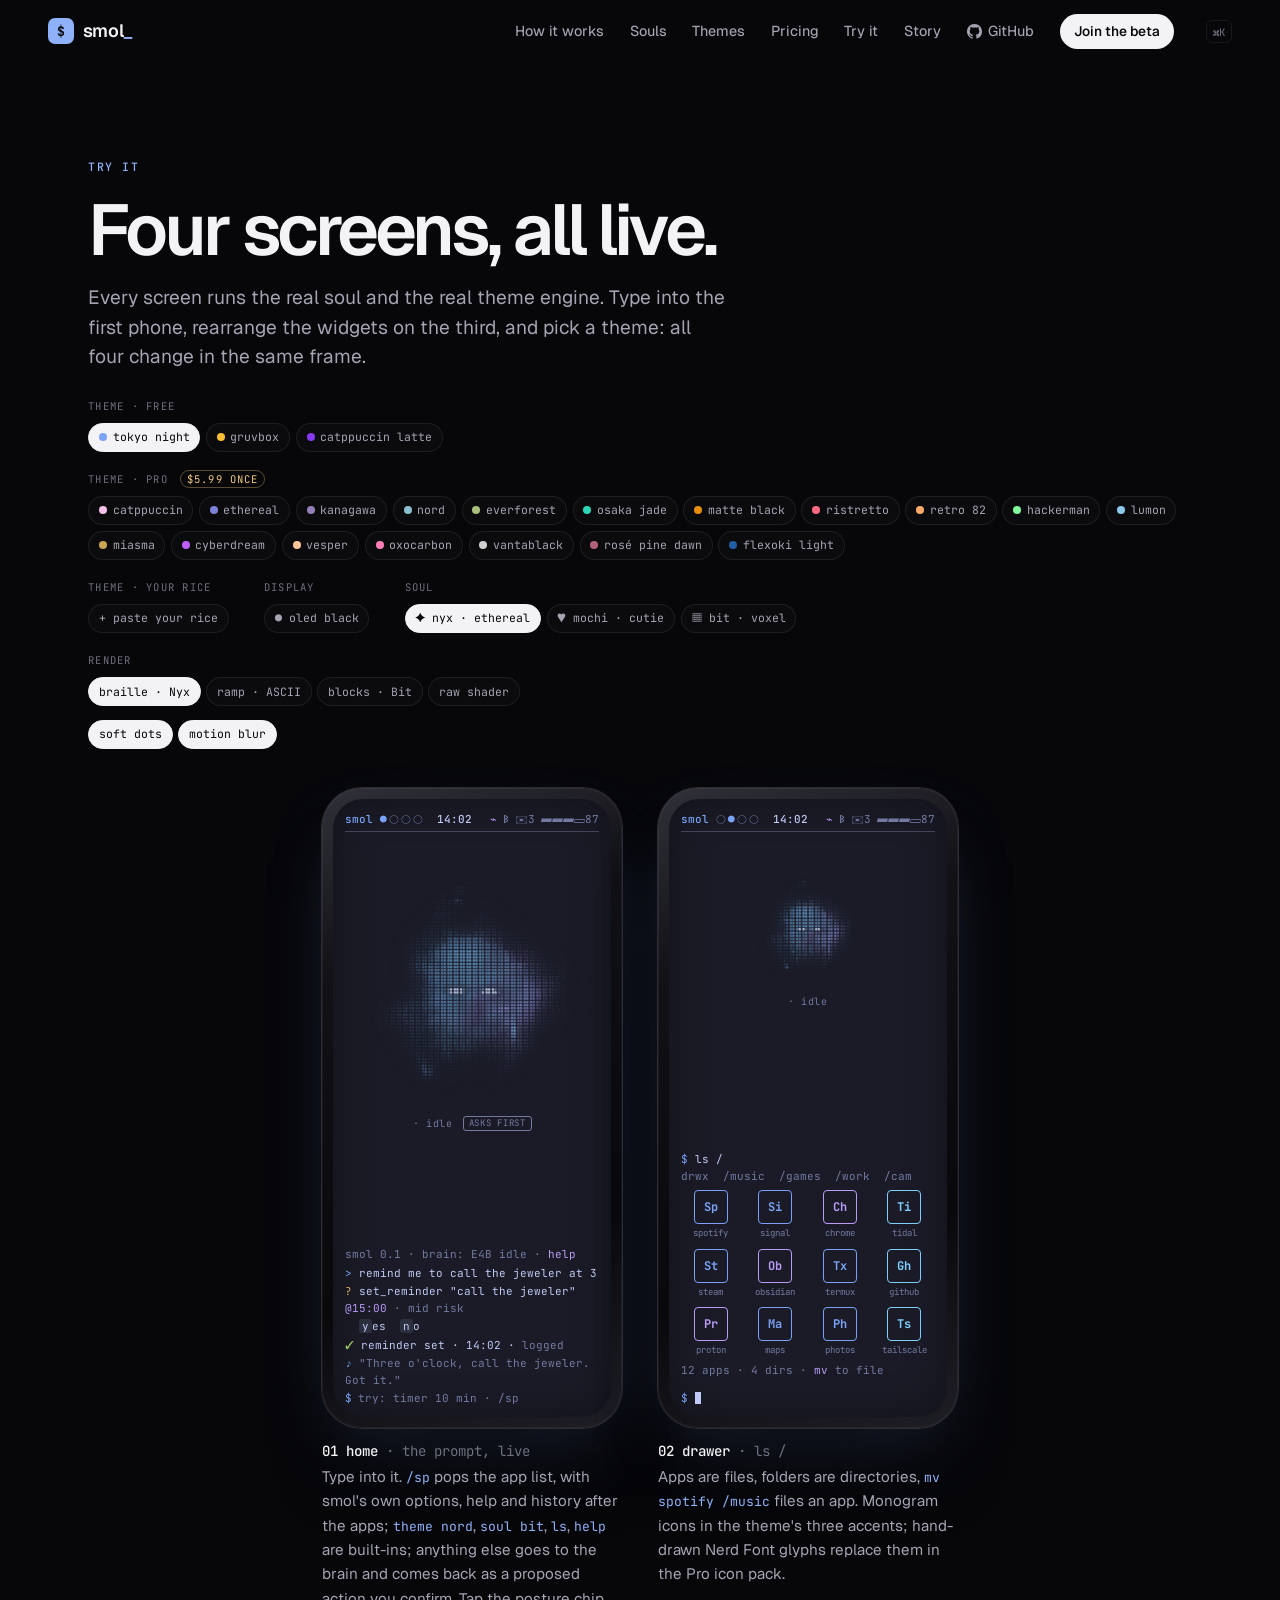
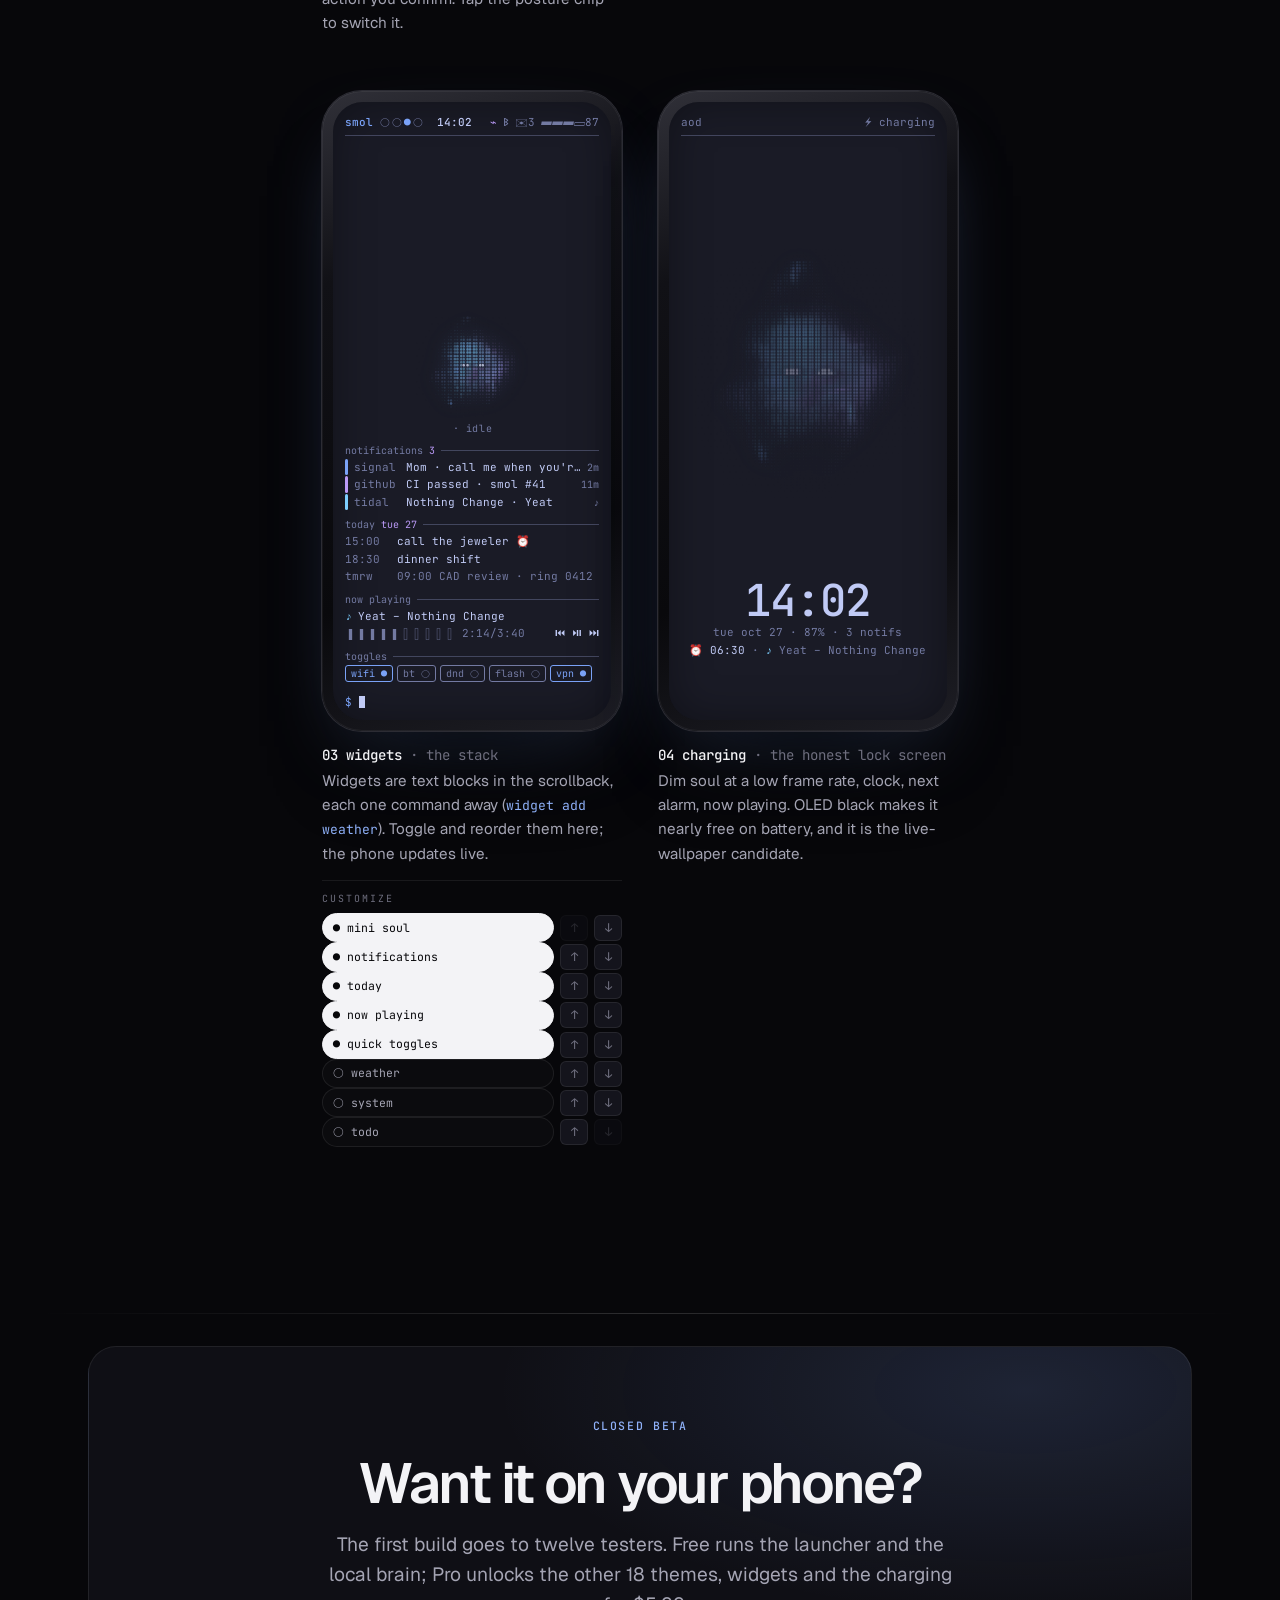
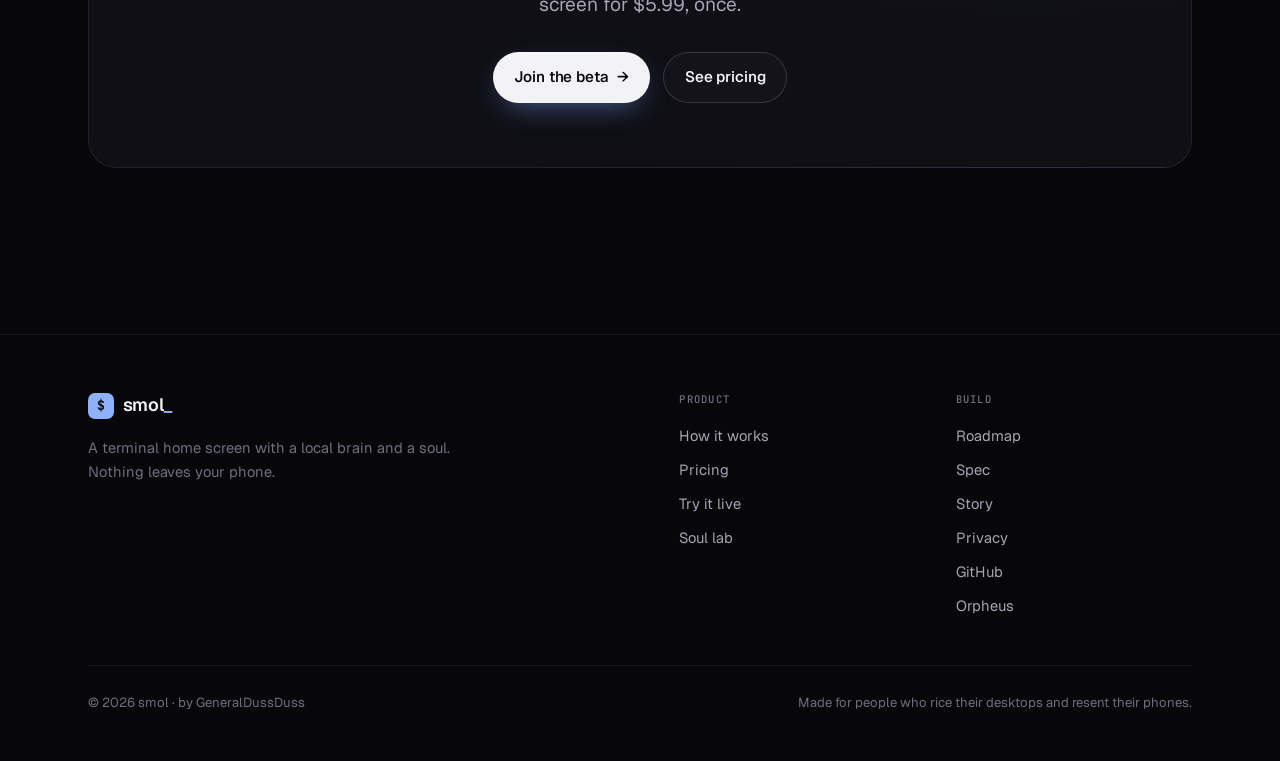
<file: launcher.html>
<!doctype html>
<html lang="en">
<head>
<meta charset="utf-8">
<meta name="viewport" content="width=device-width, initial-scale=1, viewport-fit=cover">
<title>smol — launcher</title>
<meta name="description" content="smol's four screens, live: the prompt with the confirm loop, the app drawer as a directory, a rearrangeable widget stack, and the charging screen. Omarchy themes and OLED black.">
<link rel="canonical" href="https://generaldussduss.github.io/smol-site/launcher.html">
<meta property="og:type" content="website">
<meta property="og:site_name" content="smol">
<meta property="og:title" content="smol — launcher">
<meta property="og:description" content="smol's four screens, live: the prompt with the confirm loop, the app drawer as a directory, a rearrangeable widget stack, and the charging screen. Omarchy themes and OLED black.">
<meta property="og:url" content="https://generaldussduss.github.io/smol-site/launcher.html">
<meta property="og:image" content="https://generaldussduss.github.io/smol-site/assets/og.jpg">
<meta property="og:image:width" content="1200">
<meta property="og:image:height" content="630">
<meta property="og:image:alt" content="smol: a terminal home screen with a brain. The Nyx soul rendered in glyphs beside the wordmark.">
<meta name="twitter:card" content="summary_large_image">
<meta name="theme-color" content="#07070a">
<link rel="icon" href="data:image/svg+xml,<svg xmlns='http://www.w3.org/2000/svg' viewBox='0 0 32 32'><rect width='32' height='32' rx='7' fill='%2307060f'/><text x='16' y='23' font-size='18' font-family='monospace' font-weight='bold' fill='%23b89cff' text-anchor='middle'>$</text></svg>">
<link rel="stylesheet" href="assets/site.css">
<script>(function(){var h=document.documentElement,m=window.matchMedia;var coarse=m&&(m('(hover: none)').matches||m('(pointer: coarse)').matches);var touch=coarse&&((navigator.maxTouchPoints||0)>0||'ontouchstart' in window);if(touch)h.className+=' is-touch';if(m&&m('(prefers-reduced-motion: reduce)').matches)h.className+=' is-calm';})();</script>
</head>
<body>
<div class="prog"></div>
<a class="skip" href="#main">Skip to content</a>
<nav class="nav">
  <a class="logo" href="index.html" aria-label="smol home"><span class="logo-p">$</span><span class="logo-w">smol<i>_</i></span></a>
  <button class="nav-burger" aria-label="Menu" aria-expanded="false"><span></span><span></span><span></span></button>
  <div class="nav-links">
    <a href="index.html#tour">How it works</a>
    <a href="index.html#souls">Souls</a>
    <a href="index.html#themes">Themes</a>
    <a href="index.html#pricing">Pricing</a>
    <a href="launcher.html">Try it</a>
    <a href="story.html">Story</a>
    <a class="nav-gh" href="https://github.com/GeneralDussDuss" target="_blank" rel="noopener"><svg viewBox="0 0 16 16" aria-hidden="true"><path d="M8 0C3.58 0 0 3.58 0 8c0 3.54 2.29 6.53 5.47 7.59.4.07.55-.17.55-.38 0-.19-.01-.82-.01-1.49-2.01.37-2.53-.49-2.69-.94-.09-.23-.48-.94-.82-1.13-.28-.15-.68-.52-.01-.53.63-.01 1.08.58 1.23.82.72 1.21 1.87.87 2.33.66.07-.52.28-.87.51-1.07-1.78-.2-3.64-.89-3.64-3.95 0-.87.31-1.59.82-2.15-.08-.2-.36-1.02.08-2.12 0 0 .67-.21 2.2.82.64-.18 1.32-.27 2-.27.68 0 1.36.09 2 .27 1.53-1.04 2.2-.82 2.2-.82.44 1.1.16 1.92.08 2.12.51.56.82 1.27.82 2.15 0 3.07-1.87 3.75-3.65 3.95.29.25.54.73.54 1.48 0 1.07-.01 1.93-.01 2.2 0 .21.15.46.55.38A8.01 8.01 0 0 0 16 8c0-4.42-3.58-8-8-8Z"/></svg>GitHub</a>
    <a class="nav-cta" href="index.html#beta">Join the beta</a>
  </div>
  <button class="nav-k" aria-label="Open command palette">⌘K</button>
</nav>
<main id="main">

<section class="section wrap" style="padding-top:calc(var(--nav-h) + clamp(3rem, 7vw, 5.5rem));">
  <div class="reveal" style="margin-bottom:1.6rem;">
    <span class="sec-label">Try it</span>
    <h1 style="font-size:clamp(2.6rem,5.6vw,4.6rem);margin-bottom:1.2rem">Four screens, all live.</h1>
    <p class="sub">Every screen runs the real soul and the real theme engine. Type into the first phone, rearrange the widgets on the third, and pick a theme: all four change in the same frame.</p>
  </div>
  <div class="controls" style="margin-bottom:2.4rem;">
    <div class="group"><label>theme · free</label><div class="pills" id="pills-themes"></div></div>
    <div class="group"><label>theme · pro <span class="pro-tag">$5.99 once</span></label><div class="pills" id="pills-themes2"></div></div>
    <div class="group rice"><label>theme · your rice</label><div class="pills" id="pills-rice"></div>
      <div class="rice-box" id="rice-box" hidden>
        <textarea id="rice-text" rows="5" spellcheck="false" autocomplete="off" aria-label="paste your terminal colours" placeholder="# kitty.conf&#10;background #1a1b26&#10;color4 #7aa2f7&#10;&#10;# alacritty.toml&#10;[colors.normal]&#10;blue = &quot;#7aa2f7&quot;"></textarea>
        <div class="rice-row"><button type="button" class="pill-btn mint" id="rice-apply">apply</button><button type="button" class="pill-btn" id="rice-copy">copy link</button><span class="rice-status" id="rice-status" role="status" aria-live="polite">kitty.conf · alacritty.toml/.yml · hex list</span></div>
      </div></div>
    <div class="group"><label>display</label><div class="pills"><button type="button" class="pill-btn" data-toggle="oled">● oled black</button></div></div>
    <div class="group"><label>soul</label><div class="pills" id="pills-souls"></div></div>
    <div class="group"><label>render</label><div class="pills" id="pills-modes"></div><div class="pills" style="margin-top:.35rem"><button type="button" class="pill-btn" data-toggle="soft">soft dots</button><button type="button" class="pill-btn" data-toggle="trail">motion blur</button></div></div>
  </div>

  <div class="phones four reveal">

    <div class="study">
      <div class="phone"><div class="screen">
        <div class="tb"><span><b>smol</b> <span class="ws"><i>●</i>○○○</span></span><span class="time">14:02</span><span class="sys"><span class="on">⌁</span><span>ᛒ</span><span>✉︎3</span><span>▰▰▰▱87</span></span></div>
        <canvas class="soul home" data-rows="17" data-zoom="1.15"></canvas>
        <div class="staterow"><span class="stateline">· idle</span><button type="button" class="chip pchip" id="posture" title="tap to switch posture">ASKS FIRST</button></div>
        <div class="scroll" id="scroll">
          <div class="line dim">smol 0.1 · brain: E4B idle · <span class="c2">help</span></div>
          <div class="line"><span class="pr">&gt;</span> remind me to call the jeweler at 3</div>
          <div class="ln"><span class="line"><span class="ask">?</span> set_reminder "call the jeweler" <span class="c2">@15:00</span> <span class="dim">· mid risk</span></span></div>
          <div class="line">  <span class="key">y</span>es  <span class="key">n</span>o</div>
          <div class="line"><span class="ok">✓</span> reminder set · 14:02 · <span class="dim">logged</span></div>
          <div class="line"><span class="c1">♪</span> <span class="dim">"Three o'clock, call the jeweler. Got it."</span></div>
        </div>
        <div class="promptrow"><span class="pr" id="promptsym">$</span><input id="prompt" type="text" autocomplete="off" spellcheck="false" placeholder="try: timer 10 min · /sp" aria-label="smol prompt"><div class="launch" id="launch" hidden></div></div>
      </div></div>
      <div class="cap"><h3>01 home <span>· the prompt, live</span></h3><p>Type into it. <code>/sp</code> pops the app list, with smol's own options, help and history after the apps; <code>theme nord</code>, <code>soul bit</code>, <code>ls</code>, <code>help</code> are built-ins; anything else goes to the brain and comes back as a proposed action you confirm. Tap the posture chip to switch it.</p></div>
    </div>

    <div class="study">
      <div class="phone"><div class="screen">
        <div class="tb"><span><b>smol</b> <span class="ws">○<i>●</i>○○</span></span><span class="time">14:02</span><span class="sys"><span class="on">⌁</span><span>ᛒ</span><span>✉︎3</span><span>▰▰▰▱87</span></span></div>
        <canvas class="soul" data-rows="8" data-zoom="1.15"></canvas>
        <div class="stateline">· idle</div>
        <div class="bzone">
        <div class="line"><span class="pr">$</span> ls /</div>
        <div class="line dim">drwx  /music  /games  /work  /cam</div>
        <div class="igrid">
          <div class="icon"><div class="g">Sp</div><div class="l">spotify</div></div><div class="icon"><div class="g">Si</div><div class="l">signal</div></div><div class="icon"><div class="g">Ch</div><div class="l">chrome</div></div><div class="icon"><div class="g">Ti</div><div class="l">tidal</div></div>
          <div class="icon"><div class="g">St</div><div class="l">steam</div></div><div class="icon"><div class="g">Ob</div><div class="l">obsidian</div></div><div class="icon"><div class="g">Tx</div><div class="l">termux</div></div><div class="icon"><div class="g">Gh</div><div class="l">github</div></div>
          <div class="icon"><div class="g">Pr</div><div class="l">proton</div></div><div class="icon"><div class="g">Ma</div><div class="l">maps</div></div><div class="icon"><div class="g">Ph</div><div class="l">photos</div></div><div class="icon"><div class="g">Ts</div><div class="l">tailscale</div></div>
        </div>
        <div class="line dim">12 apps · 4 dirs · <span class="c2">mv</span> to file</div>
        </div>
        <div class="line"><span class="pr">$</span> <span class="cursor"></span></div>
      </div></div>
      <div class="cap"><h3>02 drawer <span>· ls /</span></h3><p>Apps are files, folders are directories, <code>mv spotify /music</code> files an app. Monogram icons in the theme's three accents; hand-drawn Nerd Font glyphs replace them in the Pro icon pack.</p></div>
    </div>

    <div class="study">
      <div class="phone"><div class="screen">
        <div class="tb"><span><b>smol</b> <span class="ws">○○<i>●</i>○</span></span><span class="time">14:02</span><span class="sys"><span class="on">⌁</span><span>ᛒ</span><span>✉︎3</span><span>▰▰▰▱87</span></span></div>
        <div class="bzone"><div class="wstack" id="wstack"></div></div>
        <div class="line"><span class="pr">$</span> <span class="cursor"></span></div>
      </div></div>
      <div class="cap"><h3>03 widgets <span>· the stack</span></h3><p>Widgets are text blocks in the scrollback, each one command away (<code>widget add weather</code>). Toggle and reorder them here; the phone updates live.</p></div>
      <div class="editor"><div class="eh">customize</div><div id="weditor"></div></div>
    </div>

    <div class="study">
      <div class="phone"><div class="screen">
        <div class="tb"><span class="dim">aod</span><span class="dim">⚡ charging</span></div>
        <div class="spacer"></div>
        <canvas class="soul" data-rows="22" data-zoom="1" data-dim="0.55"></canvas>
        <div class="spacer"></div>
        <div class="clock">14:02</div>
        <div class="line tcenter dim">tue oct 27 · 87% · 3 notifs</div>
        <div class="line tcenter"><span class="c2">⏰</span> 06:30 <span class="dim">· </span><span class="c3">♪</span> <span class="dim">Yeat – Nothing Change</span></div>
        <div class="spacer"></div>
      </div></div>
      <div class="cap"><h3>04 charging <span>· the honest lock screen</span></h3><p>Dim soul at a low frame rate, clock, next alarm, now playing. OLED black makes it nearly free on battery, and it is the live-wallpaper candidate.</p></div>
    </div>

  </div>
</section>

<div class="divider"></div>

<section class="section wrap" style="padding-top:2rem">
  <div class="beta reveal center">
    <span class="sec-label">Closed beta</span>
    <h2>Want it on your phone?</h2>
    <p class="sub" style="margin-inline:auto">The first build goes to twelve testers. Free runs the launcher and the local brain; Pro unlocks the other 18 themes, widgets and the charging screen for $5.99, once.</p>
    <div class="cta-row"><a class="btn btn-primary" href="index.html#beta">Join the beta <span class="arr">→</span></a><a class="btn btn-ghost" href="index.html#pricing">See pricing</a></div>
  </div>
</section>

</main>
<footer class="foot">
  <div class="wrap">
    <div class="foot-grid">
      <div class="foot-brand"><a class="logo" href="index.html"><span class="logo-p">$</span><span class="logo-w">smol<i>_</i></span></a><p>A terminal home screen with a local brain and a soul. Nothing leaves your phone.</p></div>
      <div class="foot-col"><h4>Product</h4><a href="index.html#tour">How it works</a><a href="index.html#pricing">Pricing</a><a href="launcher.html">Try it live</a><a href="souls.html">Soul lab</a></div>
      <div class="foot-col"><h4>Build</h4><a href="index.html#roadmap">Roadmap</a><a href="spec.html">Spec</a><a href="story.html">Story</a><a href="privacy.html">Privacy</a><a href="https://github.com/GeneralDussDuss" target="_blank" rel="noopener">GitHub</a><a href="https://generaldussduss.github.io/orpheus-site/" target="_blank" rel="noopener">Orpheus</a></div>
    </div>
    <div class="foot-base"><span>© 2026 smol · by GeneralDussDuss</span><span>Made for people who rice their desktops and resent their phones.</span></div>
  </div>
</footer>
<div class="pal" role="dialog" aria-label="Command palette">
  <div class="pal-box">
    <input type="text" placeholder="Type a command…" aria-label="Search">
    <ul class="pal-list">
      <li data-key="1"><a href="index.html">Home<kbd>1</kbd></a></li>
      <li data-key="2"><a href="souls.html">Souls — Nyx, Mochi, Bit<kbd>2</kbd></a></li>
      <li data-key="3"><a href="launcher.html">Launcher — four screens, live<kbd>3</kbd></a></li>
      <li data-key="4"><a href="index.html#roadmap">Roadmap<kbd>4</kbd></a></li>
      <li data-key="5"><a href="spec.html">Spec — shaders and state<kbd>5</kbd></a></li>
      <li data-key="6"><a href="story.html">Story<kbd>6</kbd></a></li>
      <li data-key="7"><a href="https://github.com/GeneralDussDuss" target="_blank" rel="noopener">GeneralDussDuss on GitHub<kbd>7</kbd></a></li>
    </ul>
    <div class="pal-hint"><span>↑↓ Navigate</span><span>⏎ Select</span><span>Esc Close</span></div>
  </div>
</div>
<script src="assets/souls.js"></script>
<script src="assets/launcher.js"></script>
<script src="assets/site.js"></script>
</body>
</html>
</file>
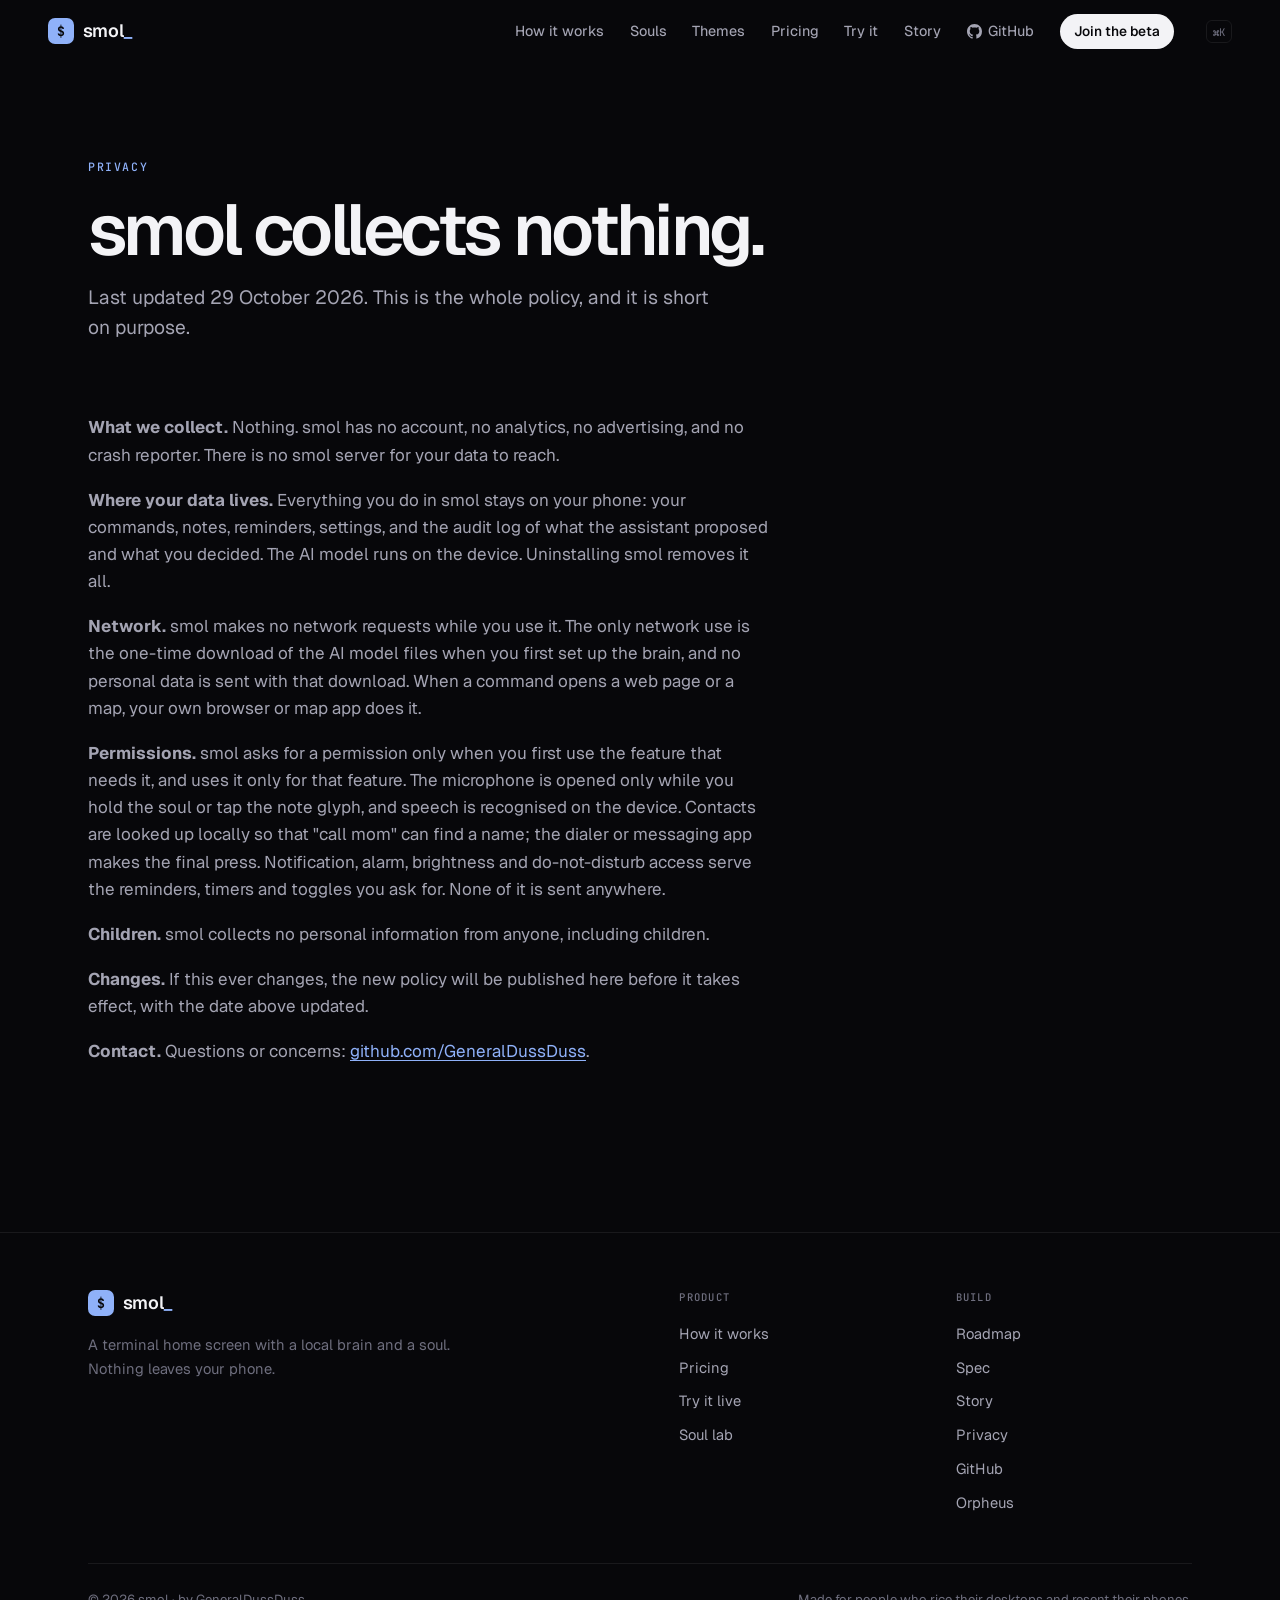
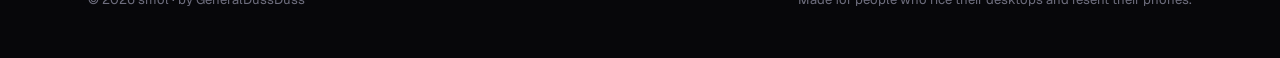
<file: privacy.html>
<!doctype html>
<html lang="en">
<head>
<meta charset="utf-8">
<meta name="viewport" content="width=device-width, initial-scale=1, viewport-fit=cover">
<title>smol · privacy</title>
<meta name="description" content="smol collects nothing: no account, no analytics, no server. Everything stays on your phone; the only network use is the one-time AI model download.">
<link rel="canonical" href="https://generaldussduss.github.io/smol-site/privacy.html">
<meta property="og:type" content="website">
<meta property="og:site_name" content="smol">
<meta property="og:title" content="smol · privacy">
<meta property="og:description" content="Why smol exists: a visual artist who moved to a terminal-first desktop, got Gemma running in airplane mode on his phone, and wanted a home screen worth looking at two hundred times a day.">
<meta property="og:url" content="https://generaldussduss.github.io/smol-site/privacy.html">
<meta property="og:image" content="https://generaldussduss.github.io/smol-site/assets/og.jpg">
<meta property="og:image:width" content="1200">
<meta property="og:image:height" content="630">
<meta property="og:image:alt" content="smol: a terminal home screen with a brain. The Nyx soul rendered in glyphs beside the wordmark.">
<meta name="twitter:card" content="summary_large_image">
<meta name="theme-color" content="#07070a">
<link rel="icon" href="data:image/svg+xml,<svg xmlns='http://www.w3.org/2000/svg' viewBox='0 0 32 32'><rect width='32' height='32' rx='7' fill='%2307060f'/><text x='16' y='23' font-size='18' font-family='monospace' font-weight='bold' fill='%23b89cff' text-anchor='middle'>$</text></svg>">
<link rel="stylesheet" href="assets/site.css">
<script>(function(){var h=document.documentElement,m=window.matchMedia;var coarse=m&&(m('(hover: none)').matches||m('(pointer: coarse)').matches);var touch=coarse&&((navigator.maxTouchPoints||0)>0||'ontouchstart' in window);if(touch)h.className+=' is-touch';if(m&&m('(prefers-reduced-motion: reduce)').matches)h.className+=' is-calm';})();</script>
</head>
<body>
<div class="prog"></div>
<a class="skip" href="#main">Skip to content</a>
<nav class="nav">
  <a class="logo" href="index.html" aria-label="smol home"><span class="logo-p">$</span><span class="logo-w">smol<i>_</i></span></a>
  <button class="nav-burger" aria-label="Menu" aria-expanded="false"><span></span><span></span><span></span></button>
  <div class="nav-links">
    <a href="index.html#tour">How it works</a>
    <a href="index.html#souls">Souls</a>
    <a href="index.html#themes">Themes</a>
    <a href="index.html#pricing">Pricing</a>
    <a href="launcher.html">Try it</a>
    <a href="story.html">Story</a>
    <a class="nav-gh" href="https://github.com/GeneralDussDuss" target="_blank" rel="noopener"><svg viewBox="0 0 16 16" aria-hidden="true"><path d="M8 0C3.58 0 0 3.58 0 8c0 3.54 2.29 6.53 5.47 7.59.4.07.55-.17.55-.38 0-.19-.01-.82-.01-1.49-2.01.37-2.53-.49-2.69-.94-.09-.23-.48-.94-.82-1.13-.28-.15-.68-.52-.01-.53.63-.01 1.08.58 1.23.82.72 1.21 1.87.87 2.33.66.07-.52.28-.87.51-1.07-1.78-.2-3.64-.89-3.64-3.95 0-.87.31-1.59.82-2.15-.08-.2-.36-1.02.08-2.12 0 0 .67-.21 2.2.82.64-.18 1.32-.27 2-.27.68 0 1.36.09 2 .27 1.53-1.04 2.2-.82 2.2-.82.44 1.1.16 1.92.08 2.12.51.56.82 1.27.82 2.15 0 3.07-1.87 3.75-3.65 3.95.29.25.54.73.54 1.48 0 1.07-.01 1.93-.01 2.2 0 .21.15.46.55.38A8.01 8.01 0 0 0 16 8c0-4.42-3.58-8-8-8Z"/></svg>GitHub</a>
    <a class="nav-cta" href="index.html#beta">Join the beta</a>
  </div>
  <button class="nav-k" aria-label="Open command palette">⌘K</button>
</nav>
<main id="main">

<section class="section wrap" style="padding-top:calc(var(--nav-h) + clamp(3rem, 7vw, 5.5rem));">
  <div class="sec-head reveal">
    <span class="sec-label">Privacy</span>
    <h1 style="font-size:clamp(2.6rem,5.6vw,4.6rem);margin-bottom:1.2rem">smol collects nothing.</h1>
    <p>Last updated 29 October 2026. This is the whole policy, and it is short on purpose.</p>
  </div>
  <div class="prose reveal">
    <p><b>What we collect.</b> Nothing. smol has no account, no analytics, no advertising, and no crash reporter. There is no smol server for your data to reach.</p>
    <p><b>Where your data lives.</b> Everything you do in smol stays on your phone: your commands, notes, reminders, settings, and the audit log of what the assistant proposed and what you decided. The AI model runs on the device. Uninstalling smol removes it all.</p>
    <p><b>Network.</b> smol makes no network requests while you use it. The only network use is the one-time download of the AI model files when you first set up the brain, and no personal data is sent with that download. When a command opens a web page or a map, your own browser or map app does it.</p>
    <p><b>Permissions.</b> smol asks for a permission only when you first use the feature that needs it, and uses it only for that feature. The microphone is opened only while you hold the soul or tap the note glyph, and speech is recognised on the device. Contacts are looked up locally so that "call mom" can find a name; the dialer or messaging app makes the final press. Notification, alarm, brightness and do-not-disturb access serve the reminders, timers and toggles you ask for. None of it is sent anywhere.</p>
    <p><b>Children.</b> smol collects no personal information from anyone, including children.</p>
    <p><b>Changes.</b> If this ever changes, the new policy will be published here before it takes effect, with the date above updated.</p>
    <p><b>Contact.</b> Questions or concerns: <a href="https://github.com/GeneralDussDuss" target="_blank" rel="noopener">github.com/GeneralDussDuss</a>.</p>
  </div>
</section>


</main>
<footer class="foot">
  <div class="wrap">
    <div class="foot-grid">
      <div class="foot-brand"><a class="logo" href="index.html"><span class="logo-p">$</span><span class="logo-w">smol<i>_</i></span></a><p>A terminal home screen with a local brain and a soul. Nothing leaves your phone.</p></div>
      <div class="foot-col"><h4>Product</h4><a href="index.html#tour">How it works</a><a href="index.html#pricing">Pricing</a><a href="launcher.html">Try it live</a><a href="souls.html">Soul lab</a></div>
      <div class="foot-col"><h4>Build</h4><a href="index.html#roadmap">Roadmap</a><a href="spec.html">Spec</a><a href="story.html">Story</a><a href="privacy.html">Privacy</a><a href="https://github.com/GeneralDussDuss" target="_blank" rel="noopener">GitHub</a><a href="https://generaldussduss.github.io/orpheus-site/" target="_blank" rel="noopener">Orpheus</a></div>
    </div>
    <div class="foot-base"><span>© 2026 smol · by GeneralDussDuss</span><span>Made for people who rice their desktops and resent their phones.</span></div>
  </div>
</footer>
<div class="pal" role="dialog" aria-label="Command palette">
  <div class="pal-box">
    <input type="text" placeholder="Type a command…" aria-label="Search">
    <ul class="pal-list">
      <li data-key="1"><a href="index.html">Home<kbd>1</kbd></a></li>
      <li data-key="2"><a href="souls.html">Souls — Nyx, Mochi, Bit<kbd>2</kbd></a></li>
      <li data-key="3"><a href="launcher.html">Launcher — four screens, live<kbd>3</kbd></a></li>
      <li data-key="4"><a href="index.html#roadmap">Roadmap<kbd>4</kbd></a></li>
      <li data-key="5"><a href="spec.html">Spec — shaders and state<kbd>5</kbd></a></li>
      <li data-key="6"><a href="story.html">Story<kbd>6</kbd></a></li>
      <li data-key="7"><a href="https://github.com/GeneralDussDuss" target="_blank" rel="noopener">GeneralDussDuss on GitHub<kbd>7</kbd></a></li>
    </ul>
    <div class="pal-hint"><span>↑↓ Navigate</span><span>⏎ Select</span><span>Esc Close</span></div>
  </div>
</div>
<script src="assets/souls.js"></script>
<script src="assets/site.js"></script>
</body>
</html>
</file>
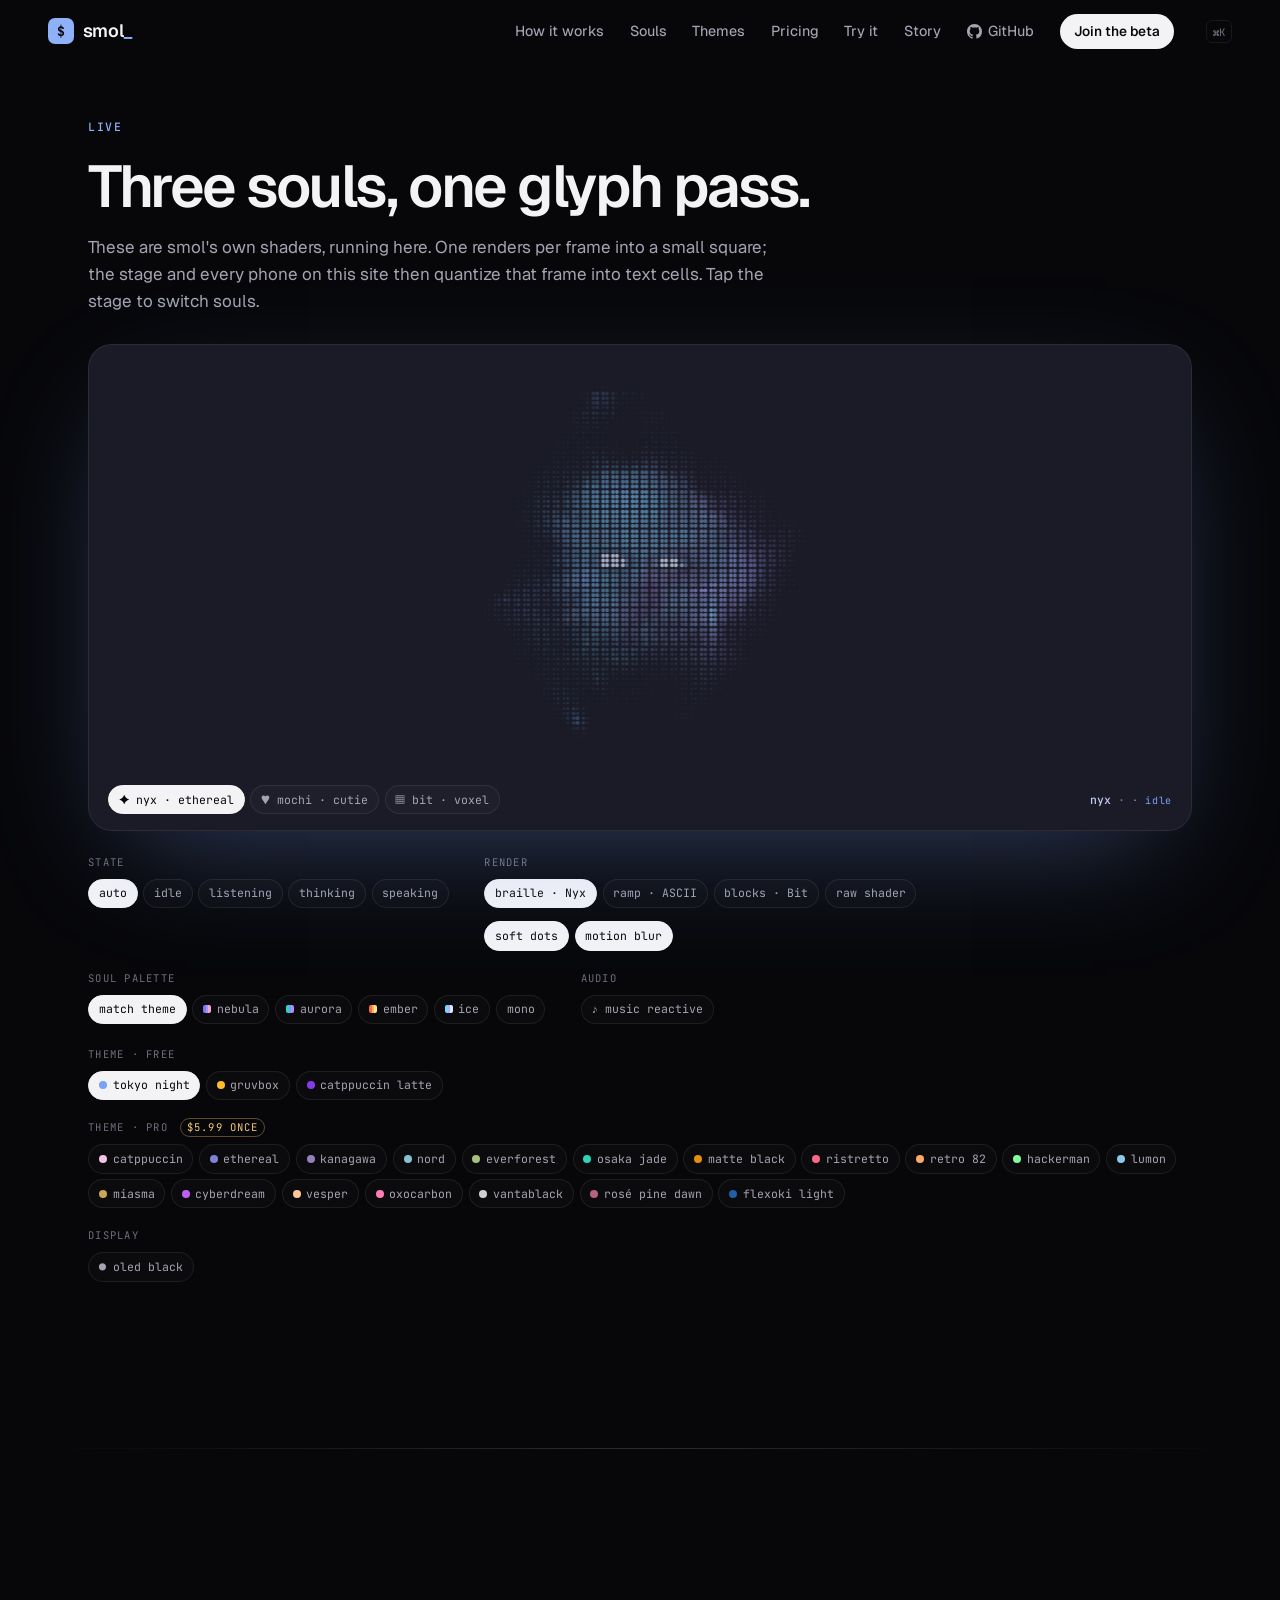
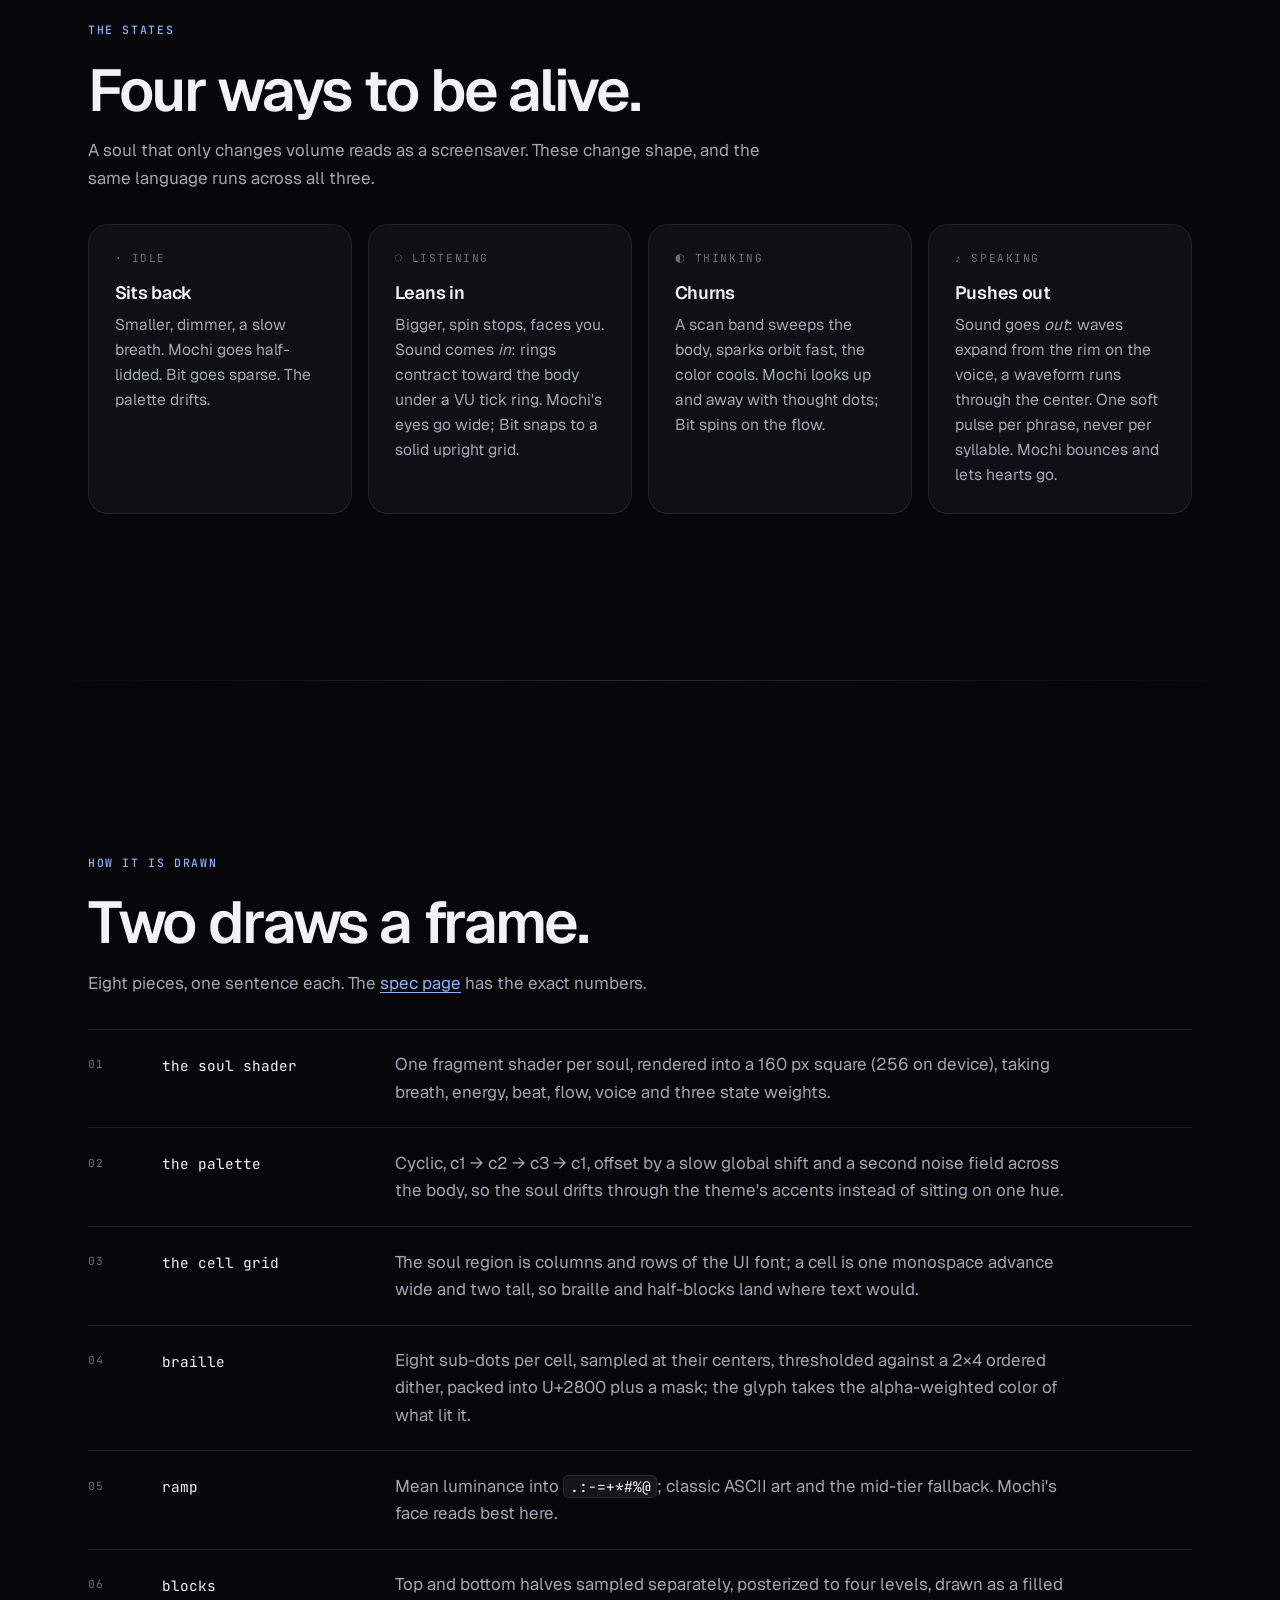
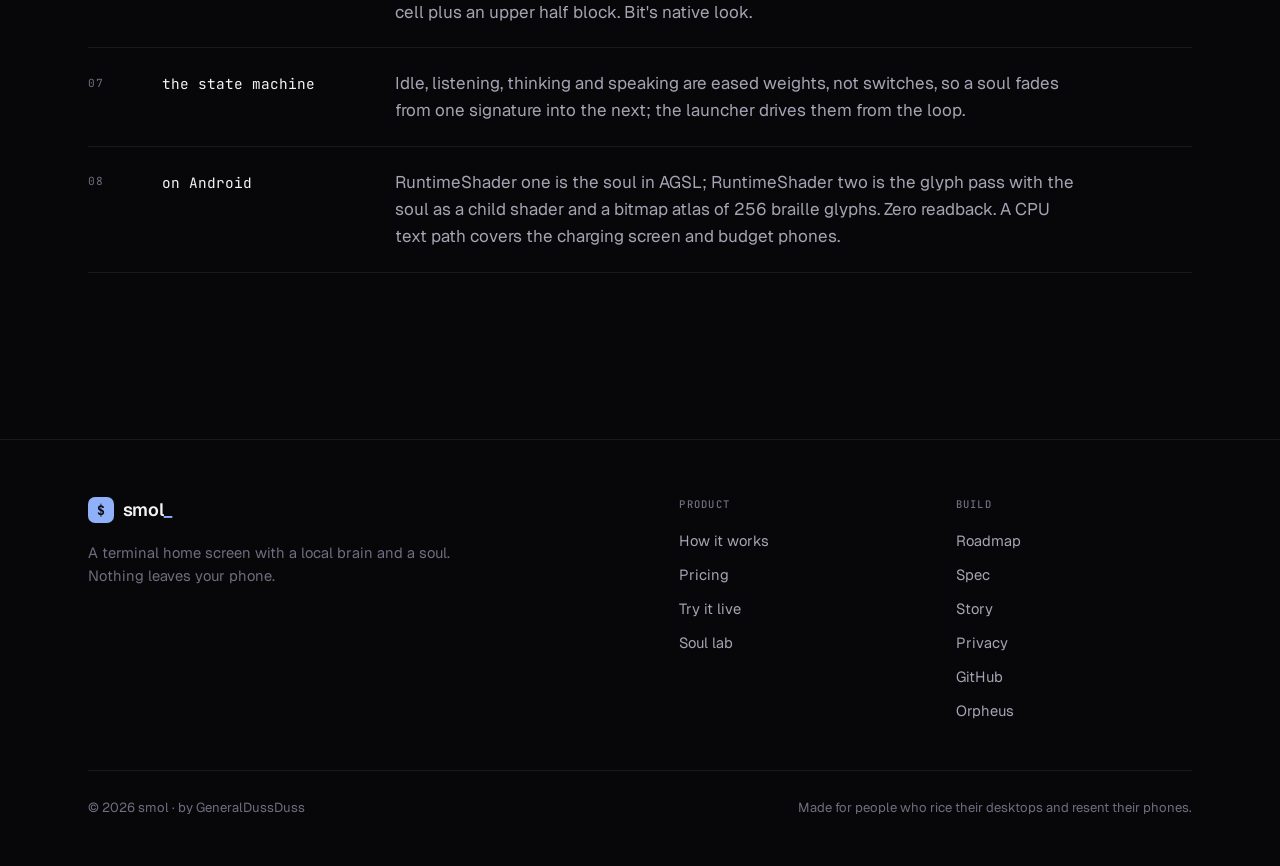
<file: souls.html>
<!doctype html>
<html lang="en">
<head>
<meta charset="utf-8">
<meta name="viewport" content="width=device-width, initial-scale=1, viewport-fit=cover">
<title>smol — souls</title>
<meta name="description" content="Nyx, Mochi and Bit: smol's three souls, live. Real shaders quantized to terminal glyphs, with distinct idle, listening, thinking and speaking states.">
<link rel="canonical" href="https://generaldussduss.github.io/smol-site/souls.html">
<meta property="og:type" content="website">
<meta property="og:site_name" content="smol">
<meta property="og:title" content="smol — souls">
<meta property="og:description" content="Nyx, Mochi and Bit: smol's three souls, live. Real shaders quantized to terminal glyphs, with distinct idle, listening, thinking and speaking states.">
<meta property="og:url" content="https://generaldussduss.github.io/smol-site/souls.html">
<meta property="og:image" content="https://generaldussduss.github.io/smol-site/assets/og.jpg">
<meta property="og:image:width" content="1200">
<meta property="og:image:height" content="630">
<meta property="og:image:alt" content="smol: a terminal home screen with a brain. The Nyx soul rendered in glyphs beside the wordmark.">
<meta name="twitter:card" content="summary_large_image">
<meta name="theme-color" content="#07070a">
<link rel="icon" href="data:image/svg+xml,<svg xmlns='http://www.w3.org/2000/svg' viewBox='0 0 32 32'><rect width='32' height='32' rx='7' fill='%2307060f'/><text x='16' y='23' font-size='18' font-family='monospace' font-weight='bold' fill='%23b89cff' text-anchor='middle'>$</text></svg>">
<link rel="stylesheet" href="assets/site.css">
<script>(function(){var h=document.documentElement,m=window.matchMedia;var coarse=m&&(m('(hover: none)').matches||m('(pointer: coarse)').matches);var touch=coarse&&((navigator.maxTouchPoints||0)>0||'ontouchstart' in window);if(touch)h.className+=' is-touch';if(m&&m('(prefers-reduced-motion: reduce)').matches)h.className+=' is-calm';})();</script>
</head>
<body>
<div class="prog"></div>
<a class="skip" href="#main">Skip to content</a>
<nav class="nav">
  <a class="logo" href="index.html" aria-label="smol home"><span class="logo-p">$</span><span class="logo-w">smol<i>_</i></span></a>
  <button class="nav-burger" aria-label="Menu" aria-expanded="false"><span></span><span></span><span></span></button>
  <div class="nav-links">
    <a href="index.html#tour">How it works</a>
    <a href="index.html#souls">Souls</a>
    <a href="index.html#themes">Themes</a>
    <a href="index.html#pricing">Pricing</a>
    <a href="launcher.html">Try it</a>
    <a href="story.html">Story</a>
    <a class="nav-gh" href="https://github.com/GeneralDussDuss" target="_blank" rel="noopener"><svg viewBox="0 0 16 16" aria-hidden="true"><path d="M8 0C3.58 0 0 3.58 0 8c0 3.54 2.29 6.53 5.47 7.59.4.07.55-.17.55-.38 0-.19-.01-.82-.01-1.49-2.01.37-2.53-.49-2.69-.94-.09-.23-.48-.94-.82-1.13-.28-.15-.68-.52-.01-.53.63-.01 1.08.58 1.23.82.72 1.21 1.87.87 2.33.66.07-.52.28-.87.51-1.07-1.78-.2-3.64-.89-3.64-3.95 0-.87.31-1.59.82-2.15-.08-.2-.36-1.02.08-2.12 0 0 .67-.21 2.2.82.64-.18 1.32-.27 2-.27.68 0 1.36.09 2 .27 1.53-1.04 2.2-.82 2.2-.82.44 1.1.16 1.92.08 2.12.51.56.82 1.27.82 2.15 0 3.07-1.87 3.75-3.65 3.95.29.25.54.73.54 1.48 0 1.07-.01 1.93-.01 2.2 0 .21.15.46.55.38A8.01 8.01 0 0 0 16 8c0-4.42-3.58-8-8-8Z"/></svg>GitHub</a>
    <a class="nav-cta" href="index.html#beta">Join the beta</a>
  </div>
  <button class="nav-k" aria-label="Open command palette">⌘K</button>
</nav>
<main id="main">

<section class="section wrap" style="padding-top:7rem;">
  <div class="reveal" style="margin-bottom:1.8rem;">
    <span class="sec-label">Live</span>
    <h2 class="grad">Three souls, one glyph pass.</h2>
    <p class="prose">These are smol's own shaders, running here. One renders per frame into a small square; the stage and every phone on this site then quantize that frame into text cells. Tap the stage to switch souls.</p>
  </div>

  <div class="stage reveal reveal-scale" data-cycle>
    <canvas class="soul" data-rows="20" data-autocols data-zoom="1.1"></canvas>
    <div class="stage-hud">
      <div class="vtabs" role="group" aria-label="Soul"><span class="pills" id="pills-souls"></span></div>
      <div class="stage-note"><b data-soulname>nyx</b> · <span class="stateline">· idle</span></div>
    </div>
  </div>

  <div class="controls">
    <div class="group"><label>state</label><div class="pills" id="pills-states"></div></div>
    <div class="group"><label>render</label><div class="pills" id="pills-modes"></div><div class="pills" style="margin-top:.35rem"><button type="button" class="pill-btn" data-toggle="soft">soft dots</button><button type="button" class="pill-btn" data-toggle="trail">motion blur</button></div></div>
    <div class="group"><label>soul palette</label><div class="pills" id="pills-pals"></div></div>
    <div class="group"><label>audio</label><div class="pills"><button type="button" class="pill-btn mint" data-toggle="music">♪ music reactive</button></div></div>
  </div>
  <div class="controls">
    <div class="group"><label>theme · free</label><div class="pills" id="pills-themes"></div></div>
    <div class="group"><label>theme · pro <span class="pro-tag">$5.99 once</span></label><div class="pills" id="pills-themes2"></div></div>
    <div class="group"><label>display</label><div class="pills"><button type="button" class="pill-btn" data-toggle="oled">● oled black</button></div></div>
  </div>
</section>

<div class="divider"></div>

<section class="section wrap">
  <div class="reveal" style="margin-bottom:2rem;">
    <span class="sec-label">The states</span>
    <h2>Four ways to be alive.</h2>
    <p class="prose">A soul that only changes volume reads as a screensaver. These change shape, and the same language runs across all three.</p>
  </div>
  <div class="grid grid-4 reveal" data-stagger="90">
    <div class="card"><span class="num">· IDLE</span><h3>Sits back</h3><p>Smaller, dimmer, a slow breath. Mochi goes half-lidded. Bit goes sparse. The palette drifts.</p></div>
    <div class="card"><span class="num">◌ LISTENING</span><h3>Leans in</h3><p>Bigger, spin stops, faces you. Sound comes <em>in</em>: rings contract toward the body under a VU tick ring. Mochi's eyes go wide; Bit snaps to a solid upright grid.</p></div>
    <div class="card"><span class="num">◐ THINKING</span><h3>Churns</h3><p>A scan band sweeps the body, sparks orbit fast, the color cools. Mochi looks up and away with thought dots; Bit spins on the flow.</p></div>
    <div class="card"><span class="num">♪ SPEAKING</span><h3>Pushes out</h3><p>Sound goes <em>out</em>: waves expand from the rim on the voice, a waveform runs through the center. One soft pulse per phrase, never per syllable. Mochi bounces and lets hearts go.</p></div>
  </div>
</section>

<div class="divider"></div>

<section class="section wrap">
  <div class="reveal" style="margin-bottom:2rem;">
    <span class="sec-label">How it is drawn</span>
    <h2>Two draws a frame.</h2>
    <p class="prose">Eight pieces, one sentence each. The <a href="spec.html">spec page</a> has the exact numbers.</p>
  </div>
  <div class="parts reveal">
    <div class="part"><span class="pn">01</span><span class="pk">the soul shader</span><p class="pv">One fragment shader per soul, rendered into a 160 px square (256 on device), taking breath, energy, beat, flow, voice and three state weights.</p></div>
    <div class="part"><span class="pn">02</span><span class="pk">the palette</span><p class="pv">Cyclic, c1 → c2 → c3 → c1, offset by a slow global shift and a second noise field across the body, so the soul drifts through the theme's accents instead of sitting on one hue.</p></div>
    <div class="part"><span class="pn">03</span><span class="pk">the cell grid</span><p class="pv">The soul region is columns and rows of the UI font; a cell is one monospace advance wide and two tall, so braille and half-blocks land where text would.</p></div>
    <div class="part"><span class="pn">04</span><span class="pk">braille</span><p class="pv">Eight sub-dots per cell, sampled at their centers, thresholded against a 2×4 ordered dither, packed into U+2800 plus a mask; the glyph takes the alpha-weighted color of what lit it.</p></div>
    <div class="part"><span class="pn">05</span><span class="pk">ramp</span><p class="pv">Mean luminance into <code> .:-=+*#%@</code>; classic ASCII art and the mid-tier fallback. Mochi's face reads best here.</p></div>
    <div class="part"><span class="pn">06</span><span class="pk">blocks</span><p class="pv">Top and bottom halves sampled separately, posterized to four levels, drawn as a filled cell plus an upper half block. Bit's native look.</p></div>
    <div class="part"><span class="pn">07</span><span class="pk">the state machine</span><p class="pv">Idle, listening, thinking and speaking are eased weights, not switches, so a soul fades from one signature into the next; the launcher drives them from the loop.</p></div>
    <div class="part"><span class="pn">08</span><span class="pk">on Android</span><p class="pv">RuntimeShader one is the soul in AGSL; RuntimeShader two is the glyph pass with the soul as a child shader and a bitmap atlas of 256 braille glyphs. Zero readback. A CPU text path covers the charging screen and budget phones.</p></div>
  </div>
</section>

</main>
<footer class="foot">
  <div class="wrap">
    <div class="foot-grid">
      <div class="foot-brand"><a class="logo" href="index.html"><span class="logo-p">$</span><span class="logo-w">smol<i>_</i></span></a><p>A terminal home screen with a local brain and a soul. Nothing leaves your phone.</p></div>
      <div class="foot-col"><h4>Product</h4><a href="index.html#tour">How it works</a><a href="index.html#pricing">Pricing</a><a href="launcher.html">Try it live</a><a href="souls.html">Soul lab</a></div>
      <div class="foot-col"><h4>Build</h4><a href="index.html#roadmap">Roadmap</a><a href="spec.html">Spec</a><a href="story.html">Story</a><a href="privacy.html">Privacy</a><a href="https://github.com/GeneralDussDuss" target="_blank" rel="noopener">GitHub</a><a href="https://generaldussduss.github.io/orpheus-site/" target="_blank" rel="noopener">Orpheus</a></div>
    </div>
    <div class="foot-base"><span>© 2026 smol · by GeneralDussDuss</span><span>Made for people who rice their desktops and resent their phones.</span></div>
  </div>
</footer>
<div class="pal" role="dialog" aria-label="Command palette">
  <div class="pal-box">
    <input type="text" placeholder="Type a command…" aria-label="Search">
    <ul class="pal-list">
      <li data-key="1"><a href="index.html">Home<kbd>1</kbd></a></li>
      <li data-key="2"><a href="souls.html">Souls — Nyx, Mochi, Bit<kbd>2</kbd></a></li>
      <li data-key="3"><a href="launcher.html">Launcher — four screens, live<kbd>3</kbd></a></li>
      <li data-key="4"><a href="index.html#roadmap">Roadmap<kbd>4</kbd></a></li>
      <li data-key="5"><a href="spec.html">Spec — shaders and state<kbd>5</kbd></a></li>
      <li data-key="6"><a href="story.html">Story<kbd>6</kbd></a></li>
      <li data-key="7"><a href="https://github.com/GeneralDussDuss" target="_blank" rel="noopener">GeneralDussDuss on GitHub<kbd>7</kbd></a></li>
    </ul>
    <div class="pal-hint"><span>↑↓ Navigate</span><span>⏎ Select</span><span>Esc Close</span></div>
  </div>
</div>
<script src="assets/souls.js"></script>
<script src="assets/site.js"></script>
</body>
</html>
</file>
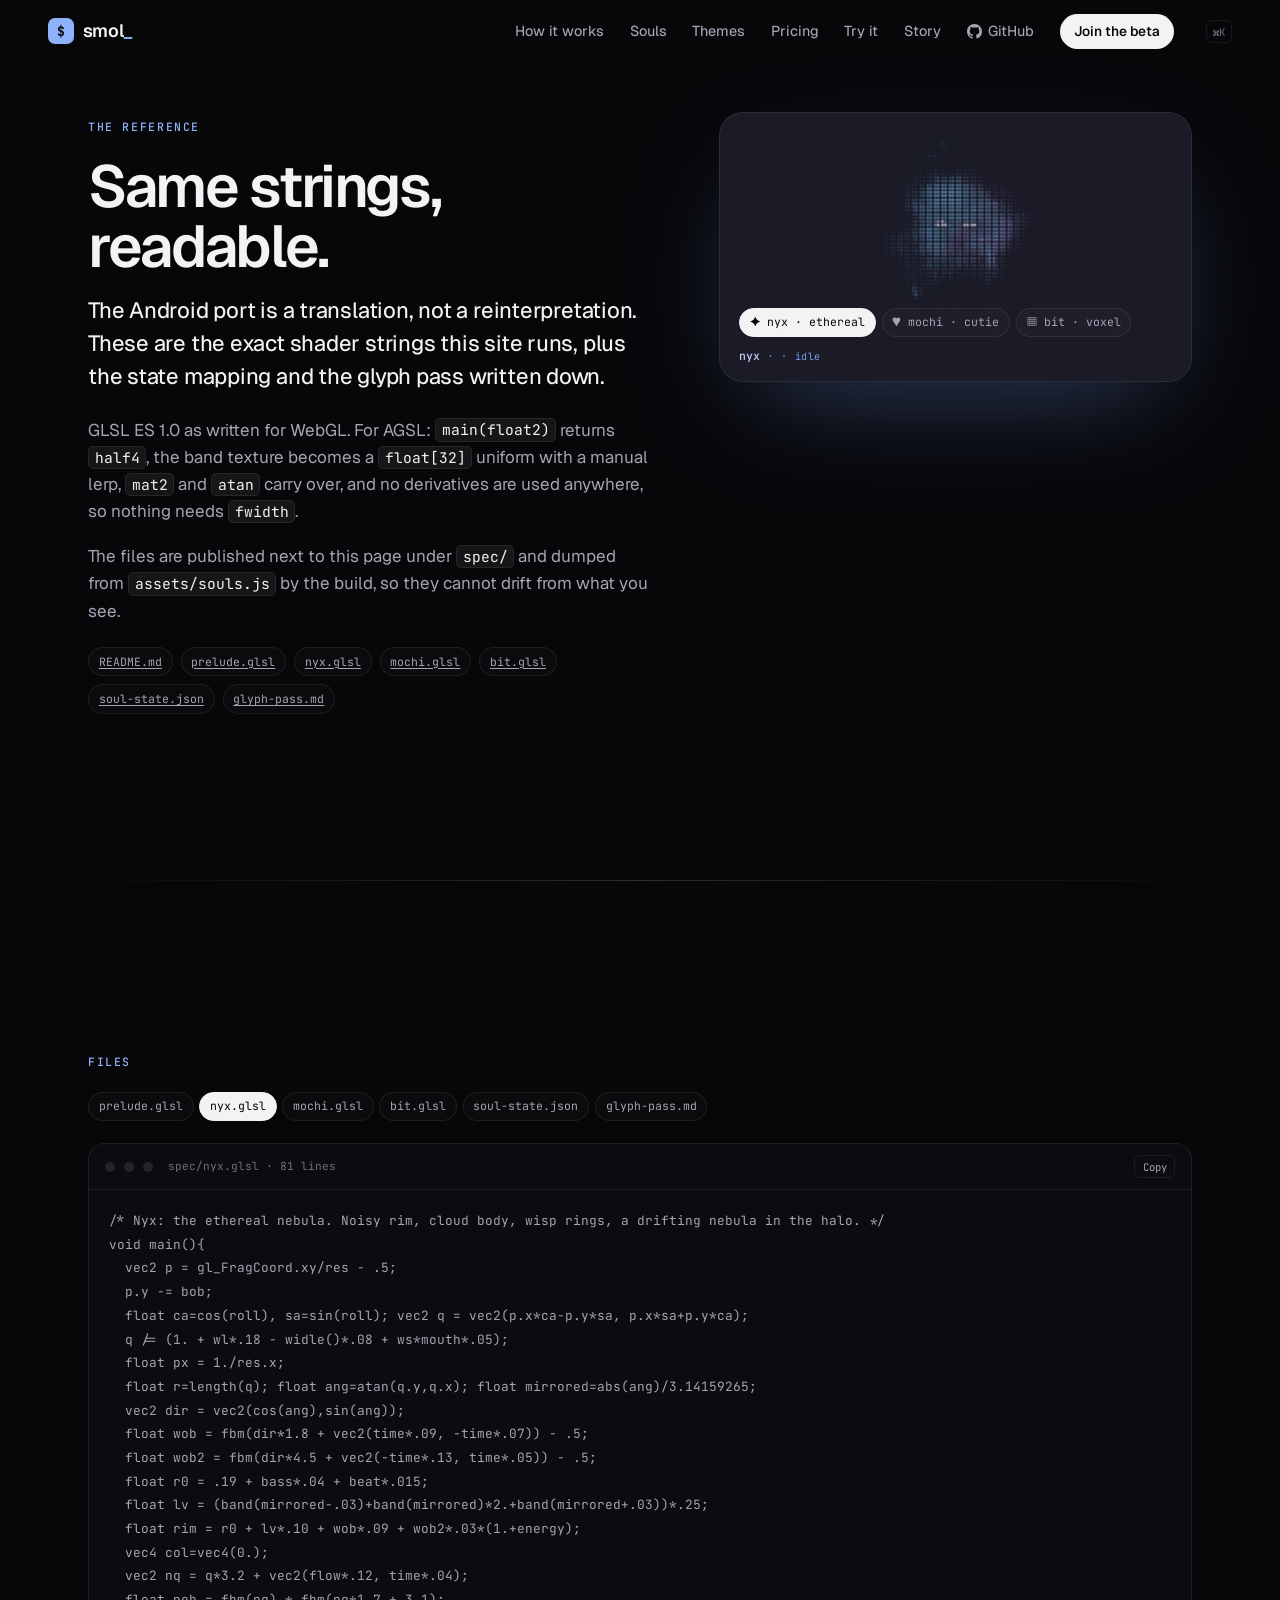
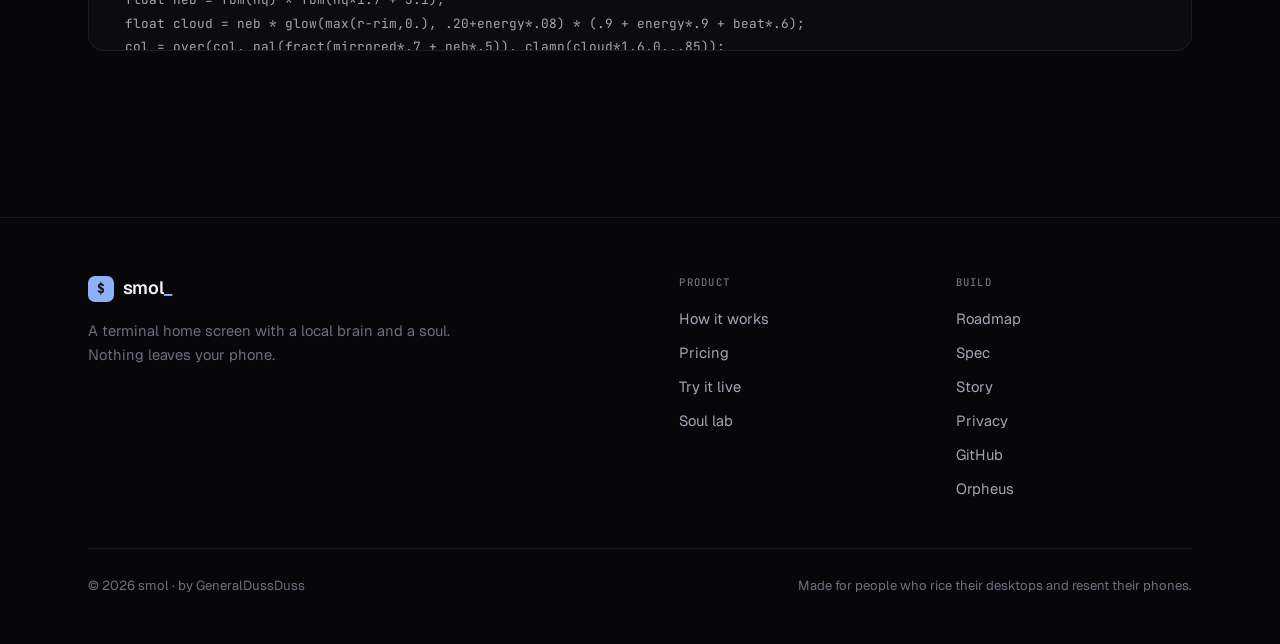
<file: spec.html>
<!doctype html>
<html lang="en">
<head>
<meta charset="utf-8">
<meta name="viewport" content="width=device-width, initial-scale=1, viewport-fit=cover">
<title>smol — spec</title>
<meta name="description" content="The reference the Android port reads from: the three soul shaders, the shared prelude, the SoulState to uniform mapping, and the glyph pass, as the exact strings this site runs.">
<link rel="canonical" href="https://generaldussduss.github.io/smol-site/spec.html">
<meta property="og:type" content="website">
<meta property="og:site_name" content="smol">
<meta property="og:title" content="smol — spec">
<meta property="og:description" content="The reference the Android port reads from: the three soul shaders, the shared prelude, the SoulState to uniform mapping, and the glyph pass, as the exact strings this site runs.">
<meta property="og:url" content="https://generaldussduss.github.io/smol-site/spec.html">
<meta property="og:image" content="https://generaldussduss.github.io/smol-site/assets/og.jpg">
<meta property="og:image:width" content="1200">
<meta property="og:image:height" content="630">
<meta property="og:image:alt" content="smol: a terminal home screen with a brain. The Nyx soul rendered in glyphs beside the wordmark.">
<meta name="twitter:card" content="summary_large_image">
<meta name="theme-color" content="#07070a">
<link rel="icon" href="data:image/svg+xml,<svg xmlns='http://www.w3.org/2000/svg' viewBox='0 0 32 32'><rect width='32' height='32' rx='7' fill='%2307060f'/><text x='16' y='23' font-size='18' font-family='monospace' font-weight='bold' fill='%23b89cff' text-anchor='middle'>$</text></svg>">
<link rel="stylesheet" href="assets/site.css">
<script>(function(){var h=document.documentElement,m=window.matchMedia;var coarse=m&&(m('(hover: none)').matches||m('(pointer: coarse)').matches);var touch=coarse&&((navigator.maxTouchPoints||0)>0||'ontouchstart' in window);if(touch)h.className+=' is-touch';if(m&&m('(prefers-reduced-motion: reduce)').matches)h.className+=' is-calm';})();</script>
</head>
<body>
<div class="prog"></div>
<a class="skip" href="#main">Skip to content</a>
<nav class="nav">
  <a class="logo" href="index.html" aria-label="smol home"><span class="logo-p">$</span><span class="logo-w">smol<i>_</i></span></a>
  <button class="nav-burger" aria-label="Menu" aria-expanded="false"><span></span><span></span><span></span></button>
  <div class="nav-links">
    <a href="index.html#tour">How it works</a>
    <a href="index.html#souls">Souls</a>
    <a href="index.html#themes">Themes</a>
    <a href="index.html#pricing">Pricing</a>
    <a href="launcher.html">Try it</a>
    <a href="story.html">Story</a>
    <a class="nav-gh" href="https://github.com/GeneralDussDuss" target="_blank" rel="noopener"><svg viewBox="0 0 16 16" aria-hidden="true"><path d="M8 0C3.58 0 0 3.58 0 8c0 3.54 2.29 6.53 5.47 7.59.4.07.55-.17.55-.38 0-.19-.01-.82-.01-1.49-2.01.37-2.53-.49-2.69-.94-.09-.23-.48-.94-.82-1.13-.28-.15-.68-.52-.01-.53.63-.01 1.08.58 1.23.82.72 1.21 1.87.87 2.33.66.07-.52.28-.87.51-1.07-1.78-.2-3.64-.89-3.64-3.95 0-.87.31-1.59.82-2.15-.08-.2-.36-1.02.08-2.12 0 0 .67-.21 2.2.82.64-.18 1.32-.27 2-.27.68 0 1.36.09 2 .27 1.53-1.04 2.2-.82 2.2-.82.44 1.1.16 1.92.08 2.12.51.56.82 1.27.82 2.15 0 3.07-1.87 3.75-3.65 3.95.29.25.54.73.54 1.48 0 1.07-.01 1.93-.01 2.2 0 .21.15.46.55.38A8.01 8.01 0 0 0 16 8c0-4.42-3.58-8-8-8Z"/></svg>GitHub</a>
    <a class="nav-cta" href="index.html#beta">Join the beta</a>
  </div>
  <button class="nav-k" aria-label="Open command palette">⌘K</button>
</nav>
<main id="main">

<section class="section wrap" style="padding-top:7rem;">
  <div class="split split-wide" style="align-items:start">
    <div class="reveal reveal-left">
      <span class="sec-label">The reference</span>
      <h2 class="grad">Same strings, readable.</h2>
      <div class="prose">
        <p class="lede">The Android port is a translation, not a reinterpretation. These are the exact shader strings this site runs, plus the state mapping and the glyph pass written down.</p>
        <p>GLSL ES 1.0 as written for WebGL. For AGSL: <code>main(float2)</code> returns <code>half4</code>, the band texture becomes a <code>float[32]</code> uniform with a manual lerp, <code>mat2</code> and <code>atan</code> carry over, and no derivatives are used anywhere, so nothing needs <code>fwidth</code>.</p>
        <p>The files are published next to this page under <code>spec/</code> and dumped from <code>assets/souls.js</code> by the build, so they cannot drift from what you see.</p>
      </div>
      <div class="req">
        <a class="pill-btn" href="spec/README.md">README.md</a><a class="pill-btn" href="spec/prelude.glsl">prelude.glsl</a><a class="pill-btn" href="spec/nyx.glsl">nyx.glsl</a><a class="pill-btn" href="spec/mochi.glsl">mochi.glsl</a><a class="pill-btn" href="spec/bit.glsl">bit.glsl</a><a class="pill-btn" href="spec/soul-state.json">soul-state.json</a><a class="pill-btn" href="spec/glyph-pass.md">glyph-pass.md</a>
      </div>
    </div>
    <div class="reveal reveal-right">
      <div class="stage" data-cycle style="margin-bottom:1rem"><canvas class="soul" data-rows="12" data-cols="64" data-zoom="1.2"></canvas><div class="stage-hud"><div class="vtabs"><span class="pills" id="pills-souls"></span></div><div class="stage-note"><b data-soulname>nyx</b> · <span class="stateline">· idle</span></div></div></div>
    </div>
  </div>
</section>

<div class="divider"></div>

<section class="section wrap">
  <div class="reveal" style="margin-bottom:1.4rem;">
    <span class="sec-label">Files</span>
    <div class="pills" id="spectabs"></div>
  </div>
  <div class="shell reveal">
    <div class="shell-bar"><span class="dot"></span><span class="dot"></span><span class="dot"></span><span class="shell-name" id="specname">spec/nyx.glsl</span><button class="shell-copy" data-copy="#speccode">Copy</button></div>
    <pre id="speccode" class="tall" tabindex="0"></pre>
  </div>
</section>

</main>
<footer class="foot">
  <div class="wrap">
    <div class="foot-grid">
      <div class="foot-brand"><a class="logo" href="index.html"><span class="logo-p">$</span><span class="logo-w">smol<i>_</i></span></a><p>A terminal home screen with a local brain and a soul. Nothing leaves your phone.</p></div>
      <div class="foot-col"><h4>Product</h4><a href="index.html#tour">How it works</a><a href="index.html#pricing">Pricing</a><a href="launcher.html">Try it live</a><a href="souls.html">Soul lab</a></div>
      <div class="foot-col"><h4>Build</h4><a href="index.html#roadmap">Roadmap</a><a href="spec.html">Spec</a><a href="story.html">Story</a><a href="privacy.html">Privacy</a><a href="https://github.com/GeneralDussDuss" target="_blank" rel="noopener">GitHub</a><a href="https://generaldussduss.github.io/orpheus-site/" target="_blank" rel="noopener">Orpheus</a></div>
    </div>
    <div class="foot-base"><span>© 2026 smol · by GeneralDussDuss</span><span>Made for people who rice their desktops and resent their phones.</span></div>
  </div>
</footer>
<div class="pal" role="dialog" aria-label="Command palette">
  <div class="pal-box">
    <input type="text" placeholder="Type a command…" aria-label="Search">
    <ul class="pal-list">
      <li data-key="1"><a href="index.html">Home<kbd>1</kbd></a></li>
      <li data-key="2"><a href="souls.html">Souls — Nyx, Mochi, Bit<kbd>2</kbd></a></li>
      <li data-key="3"><a href="launcher.html">Launcher — four screens, live<kbd>3</kbd></a></li>
      <li data-key="4"><a href="index.html#roadmap">Roadmap<kbd>4</kbd></a></li>
      <li data-key="5"><a href="spec.html">Spec — shaders and state<kbd>5</kbd></a></li>
      <li data-key="6"><a href="story.html">Story<kbd>6</kbd></a></li>
      <li data-key="7"><a href="https://github.com/GeneralDussDuss" target="_blank" rel="noopener">GeneralDussDuss on GitHub<kbd>7</kbd></a></li>
    </ul>
    <div class="pal-hint"><span>↑↓ Navigate</span><span>⏎ Select</span><span>Esc Close</span></div>
  </div>
</div>
<script src="assets/souls.js"></script>
<script src="assets/spec.js"></script>
<script src="assets/site.js"></script>
</body>
</html>
</file>
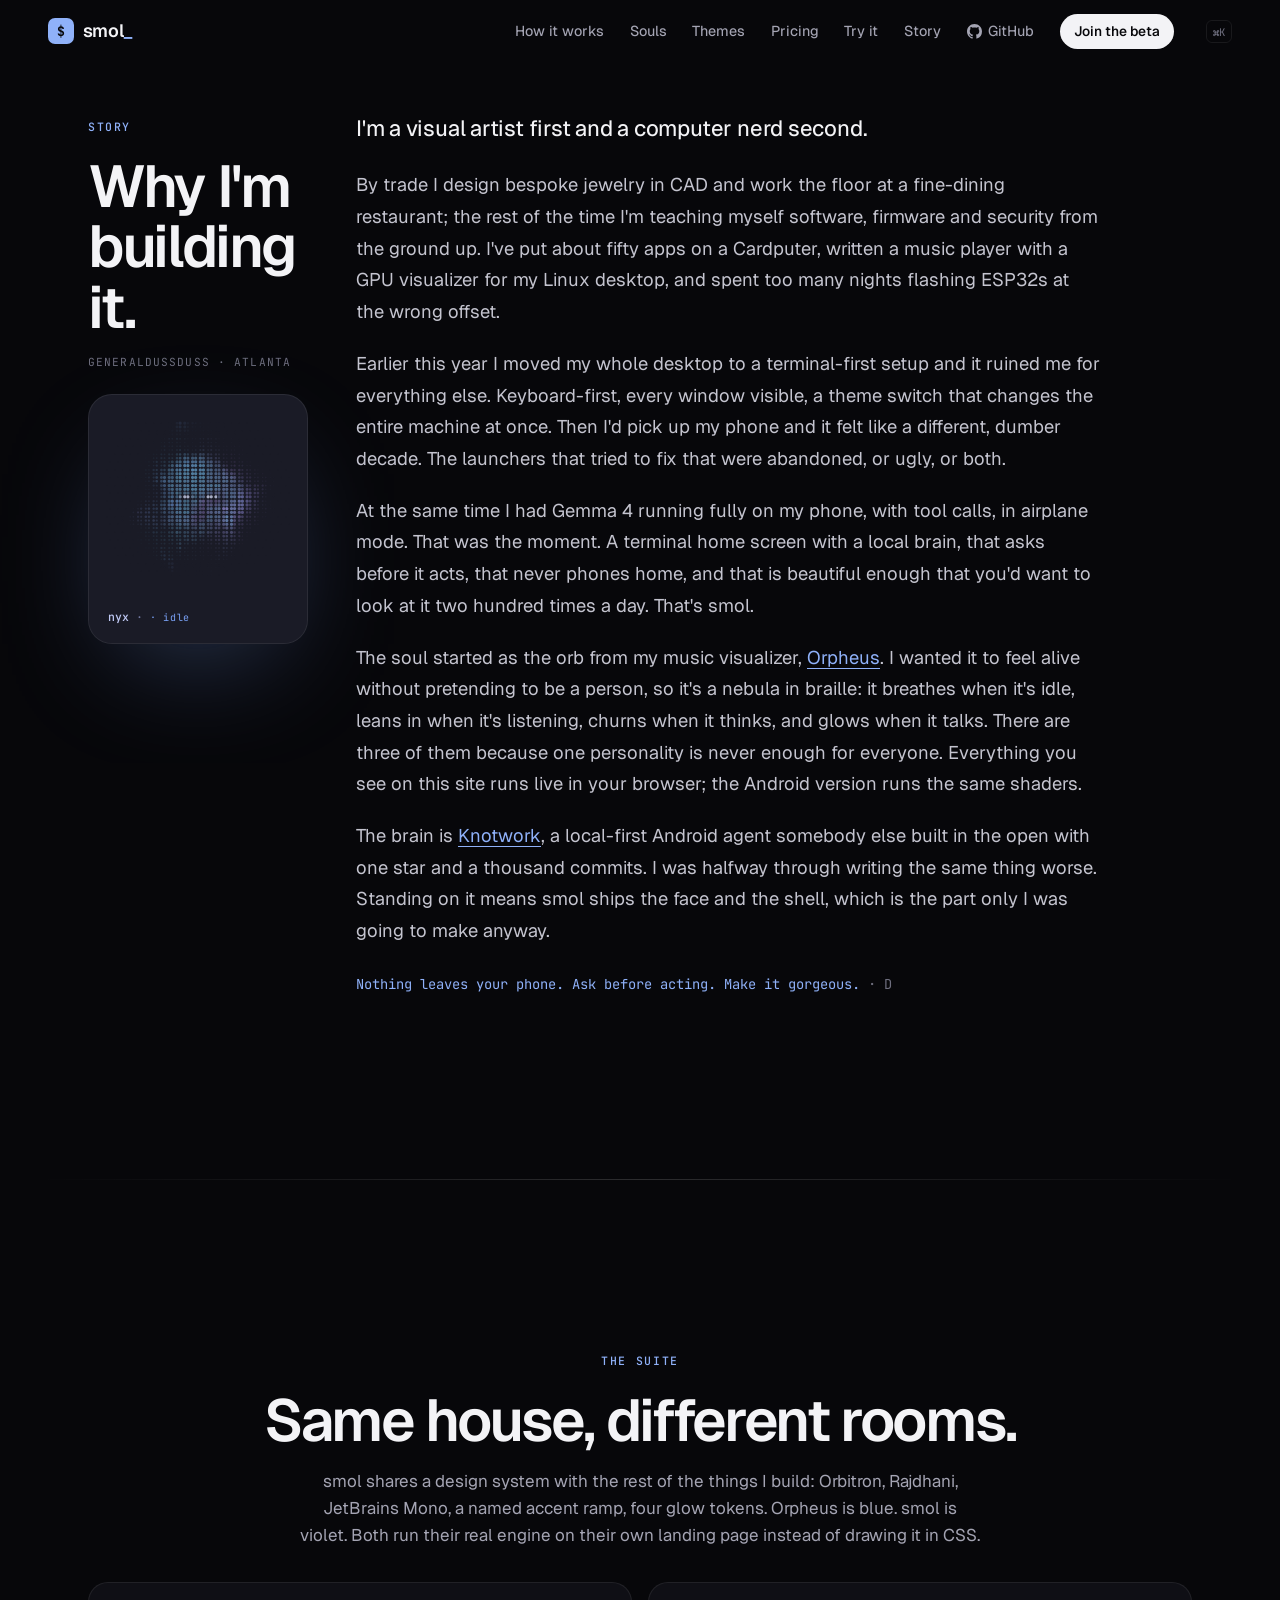
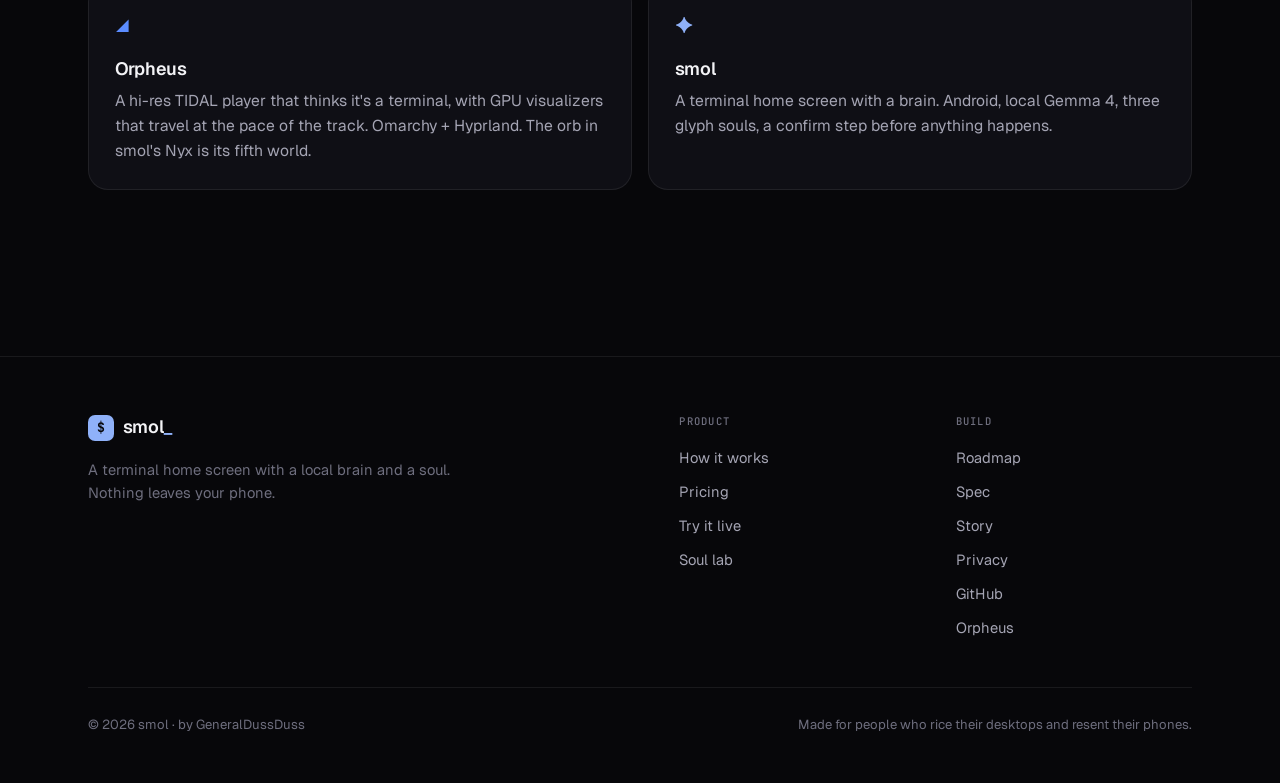
<file: story.html>
<!doctype html>
<html lang="en">
<head>
<meta charset="utf-8">
<meta name="viewport" content="width=device-width, initial-scale=1, viewport-fit=cover">
<title>smol — story</title>
<meta name="description" content="Why smol exists: a visual artist who moved to a terminal-first desktop, got Gemma running in airplane mode on his phone, and wanted a home screen worth looking at two hundred times a day.">
<link rel="canonical" href="https://generaldussduss.github.io/smol-site/story.html">
<meta property="og:type" content="website">
<meta property="og:site_name" content="smol">
<meta property="og:title" content="smol — story">
<meta property="og:description" content="Why smol exists: a visual artist who moved to a terminal-first desktop, got Gemma running in airplane mode on his phone, and wanted a home screen worth looking at two hundred times a day.">
<meta property="og:url" content="https://generaldussduss.github.io/smol-site/story.html">
<meta property="og:image" content="https://generaldussduss.github.io/smol-site/assets/og.jpg">
<meta property="og:image:width" content="1200">
<meta property="og:image:height" content="630">
<meta property="og:image:alt" content="smol: a terminal home screen with a brain. The Nyx soul rendered in glyphs beside the wordmark.">
<meta name="twitter:card" content="summary_large_image">
<meta name="theme-color" content="#07070a">
<link rel="icon" href="data:image/svg+xml,<svg xmlns='http://www.w3.org/2000/svg' viewBox='0 0 32 32'><rect width='32' height='32' rx='7' fill='%2307060f'/><text x='16' y='23' font-size='18' font-family='monospace' font-weight='bold' fill='%23b89cff' text-anchor='middle'>$</text></svg>">
<link rel="stylesheet" href="assets/site.css">
<script>(function(){var h=document.documentElement,m=window.matchMedia;var coarse=m&&(m('(hover: none)').matches||m('(pointer: coarse)').matches);var touch=coarse&&((navigator.maxTouchPoints||0)>0||'ontouchstart' in window);if(touch)h.className+=' is-touch';if(m&&m('(prefers-reduced-motion: reduce)').matches)h.className+=' is-calm';})();</script>
</head>
<body>
<div class="prog"></div>
<a class="skip" href="#main">Skip to content</a>
<nav class="nav">
  <a class="logo" href="index.html" aria-label="smol home"><span class="logo-p">$</span><span class="logo-w">smol<i>_</i></span></a>
  <button class="nav-burger" aria-label="Menu" aria-expanded="false"><span></span><span></span><span></span></button>
  <div class="nav-links">
    <a href="index.html#tour">How it works</a>
    <a href="index.html#souls">Souls</a>
    <a href="index.html#themes">Themes</a>
    <a href="index.html#pricing">Pricing</a>
    <a href="launcher.html">Try it</a>
    <a href="story.html">Story</a>
    <a class="nav-gh" href="https://github.com/GeneralDussDuss" target="_blank" rel="noopener"><svg viewBox="0 0 16 16" aria-hidden="true"><path d="M8 0C3.58 0 0 3.58 0 8c0 3.54 2.29 6.53 5.47 7.59.4.07.55-.17.55-.38 0-.19-.01-.82-.01-1.49-2.01.37-2.53-.49-2.69-.94-.09-.23-.48-.94-.82-1.13-.28-.15-.68-.52-.01-.53.63-.01 1.08.58 1.23.82.72 1.21 1.87.87 2.33.66.07-.52.28-.87.51-1.07-1.78-.2-3.64-.89-3.64-3.95 0-.87.31-1.59.82-2.15-.08-.2-.36-1.02.08-2.12 0 0 .67-.21 2.2.82.64-.18 1.32-.27 2-.27.68 0 1.36.09 2 .27 1.53-1.04 2.2-.82 2.2-.82.44 1.1.16 1.92.08 2.12.51.56.82 1.27.82 2.15 0 3.07-1.87 3.75-3.65 3.95.29.25.54.73.54 1.48 0 1.07-.01 1.93-.01 2.2 0 .21.15.46.55.38A8.01 8.01 0 0 0 16 8c0-4.42-3.58-8-8-8Z"/></svg>GitHub</a>
    <a class="nav-cta" href="index.html#beta">Join the beta</a>
  </div>
  <button class="nav-k" aria-label="Open command palette">⌘K</button>
</nav>
<main id="main">

<section class="section wrap" style="padding-top:7rem;">
  <div class="story reveal">
    <div>
      <span class="sec-label">Story</span>
      <h2>Why I'm building it.</h2>
      <p class="by">GeneralDussDuss · Atlanta</p>
      <div class="stage" data-cycle style="margin-top:1.4rem;"><canvas class="soul" data-rows="10" data-cols="28" data-zoom="1.2"></canvas><div class="stage-hud"><div class="stage-note"><b data-soulname>nyx</b> · <span class="stateline">· idle</span></div></div></div>
    </div>
    <div class="story-body">
      <p class="lede">I'm a visual artist first and a computer nerd second.</p>
      <p>By trade I design bespoke jewelry in CAD and work the floor at a fine-dining restaurant; the rest of the time I'm teaching myself software, firmware and security from the ground up. I've put about fifty apps on a Cardputer, written a music player with a GPU visualizer for my Linux desktop, and spent too many nights flashing ESP32s at the wrong offset.</p>
      <p>Earlier this year I moved my whole desktop to a terminal-first setup and it ruined me for everything else. Keyboard-first, every window visible, a theme switch that changes the entire machine at once. Then I'd pick up my phone and it felt like a different, dumber decade. The launchers that tried to fix that were abandoned, or ugly, or both.</p>
      <p>At the same time I had Gemma 4 running fully on my phone, with tool calls, in airplane mode. That was the moment. A terminal home screen with a local brain, that asks before it acts, that never phones home, and that is beautiful enough that you'd want to look at it two hundred times a day. That's smol.</p>
      <p>The soul started as the orb from my music visualizer, <a href="https://generaldussduss.github.io/orpheus-site/" target="_blank" rel="noopener">Orpheus</a>. I wanted it to feel alive without pretending to be a person, so it's a nebula in braille: it breathes when it's idle, leans in when it's listening, churns when it thinks, and glows when it talks. There are three of them because one personality is never enough for everyone. Everything you see on this site runs live in your browser; the Android version runs the same shaders.</p>
      <p>The brain is <a href="https://github.com/alexeyw/knotwork" target="_blank" rel="noopener">Knotwork</a>, a local-first Android agent somebody else built in the open with one star and a thousand commits. I was halfway through writing the same thing worse. Standing on it means smol ships the face and the shell, which is the part only I was going to make anyway.</p>
      <p class="sig">Nothing leaves your phone. Ask before acting. Make it gorgeous. <span style="color:var(--faint)">· D</span></p>
    </div>
  </div>
</section>

<div class="divider"></div>

<section class="section wrap">
  <div class="reveal center" style="margin-bottom:2rem;">
    <span class="sec-label">The suite</span>
    <h2>Same house, different rooms.</h2>
    <p class="prose">smol shares a design system with the rest of the things I build: Orbitron, Rajdhani, JetBrains Mono, a named accent ramp, four glow tokens. Orpheus is blue. smol is violet. Both run their real engine on their own landing page instead of drawing it in CSS.</p>
  </div>
  <div class="grid grid-2 reveal" data-stagger="100">
    <a class="card" href="https://generaldussduss.github.io/orpheus-site/" target="_blank" rel="noopener"><span class="ico" style="color:#5b8cff">◢</span><h3>Orpheus</h3><p>A hi-res TIDAL player that thinks it's a terminal, with GPU visualizers that travel at the pace of the track. Omarchy + Hyprland. The orb in smol's Nyx is its fifth world.</p></a>
    <a class="card" href="index.html"><span class="ico">✦</span><h3>smol</h3><p>A terminal home screen with a brain. Android, local Gemma 4, three glyph souls, a confirm step before anything happens.</p></a>
  </div>
</section>

</main>
<footer class="foot">
  <div class="wrap">
    <div class="foot-grid">
      <div class="foot-brand"><a class="logo" href="index.html"><span class="logo-p">$</span><span class="logo-w">smol<i>_</i></span></a><p>A terminal home screen with a local brain and a soul. Nothing leaves your phone.</p></div>
      <div class="foot-col"><h4>Product</h4><a href="index.html#tour">How it works</a><a href="index.html#pricing">Pricing</a><a href="launcher.html">Try it live</a><a href="souls.html">Soul lab</a></div>
      <div class="foot-col"><h4>Build</h4><a href="index.html#roadmap">Roadmap</a><a href="spec.html">Spec</a><a href="story.html">Story</a><a href="privacy.html">Privacy</a><a href="https://github.com/GeneralDussDuss" target="_blank" rel="noopener">GitHub</a><a href="https://generaldussduss.github.io/orpheus-site/" target="_blank" rel="noopener">Orpheus</a></div>
    </div>
    <div class="foot-base"><span>© 2026 smol · by GeneralDussDuss</span><span>Made for people who rice their desktops and resent their phones.</span></div>
  </div>
</footer>
<div class="pal" role="dialog" aria-label="Command palette">
  <div class="pal-box">
    <input type="text" placeholder="Type a command…" aria-label="Search">
    <ul class="pal-list">
      <li data-key="1"><a href="index.html">Home<kbd>1</kbd></a></li>
      <li data-key="2"><a href="souls.html">Souls — Nyx, Mochi, Bit<kbd>2</kbd></a></li>
      <li data-key="3"><a href="launcher.html">Launcher — four screens, live<kbd>3</kbd></a></li>
      <li data-key="4"><a href="index.html#roadmap">Roadmap<kbd>4</kbd></a></li>
      <li data-key="5"><a href="spec.html">Spec — shaders and state<kbd>5</kbd></a></li>
      <li data-key="6"><a href="story.html">Story<kbd>6</kbd></a></li>
      <li data-key="7"><a href="https://github.com/GeneralDussDuss" target="_blank" rel="noopener">GeneralDussDuss on GitHub<kbd>7</kbd></a></li>
    </ul>
    <div class="pal-hint"><span>↑↓ Navigate</span><span>⏎ Select</span><span>Esc Close</span></div>
  </div>
</div>
<script src="assets/souls.js"></script>
<script src="assets/site.js"></script>
</body>
</html>
</file>
<file: assets/site.css>
/* smol — the site.
   Quiet ink, one accent, and the product as the picture. The accent is not fixed: it is the phone's theme
   (souls.js writes --tbg/--tfg/--tc1..3 on every theme change), so picking a theme re-lights the whole page,
   not only the phones. Geist for words, JetBrains Mono for anything the phone would say. The souls on every
   page are the real shaders, quantized to glyphs; nothing here is a screenshot. */

@import url('https://fonts.googleapis.com/css2?family=Geist:wght@300..700&family=JetBrains+Mono:wght@400;500;700&display=swap');
@import url('https://fonts.googleapis.com/css2?family=Noto+Sans+Symbols+2&family=Noto+Sans+Runic&text=%E2%9C%89%E2%8C%81%E1%9B%92%E2%96%B0%E2%96%B1%E2%8F%B0%E2%99%AA%E2%9C%B1%E2%9C%A6%E2%96%A3%E2%9A%91%E2%9C%8E&display=swap');

:root {
  color-scheme: dark;
  --nav-h: 64px;

  /* the TUI theme the phones run; souls.js writes these */
  --tbg: #1a1b26; --tfg: #c0caf5; --tc1: #7aa2f7; --tc2: #bb9af7; --tc3: #7dcfff; --tdim: #565f89; --tok: #9ece6a; --twarn: #e0af68;

  --bg: #07070a;
  --bg-2: #0b0b10;
  --surface: #0f0f15;
  --raised: #14141c;
  --text: #f3f3f6;
  --body: #a4a4b3;
  --faint: #6e6e7e;
  --line: rgba(255, 255, 255, .075);
  --line-hi: rgba(255, 255, 255, .15);

  /* the accent follows the phone's theme, lifted a little so a dark accent (flexoki, latte) still reads on ink */
  --accent: color-mix(in oklab, var(--tc1) 84%, white);
  --accent-2: color-mix(in oklab, var(--tc2) 84%, white);
  --accent-3: color-mix(in oklab, var(--tc3) 84%, white);
  --accent-soft: color-mix(in srgb, var(--tc1) 14%, transparent);

  /* older names other pages and inline styles still use */
  --void: var(--bg); --input: var(--raised); --dim: var(--line-hi); --muted: var(--line-hi);
  --core: var(--tc1); --bright: var(--accent); --vivid: var(--accent); --hot: var(--text); --white: #fff;
  --mint: var(--accent-3); --sun: #f2c879; --rose: #ff6b8b;
  --glow-neon: none; --glow-text: none;
  --glow-medium: 0 18px 50px -20px color-mix(in srgb, var(--tc1) 45%, transparent);
  --glow-intense: 0 24px 70px -18px color-mix(in srgb, var(--tc1) 60%, transparent);
  --glow-mint: var(--glow-medium);

  --font-display: 'Geist', ui-sans-serif, system-ui, -apple-system, 'Segoe UI', sans-serif;
  --font-body: var(--font-display);
  --font-mono: 'JetBrains Mono', 'Noto Sans Symbols 2', 'Noto Sans Runic', ui-monospace, Menlo, monospace;

  --ease: cubic-bezier(.2, .7, .2, 1);
  --ease-smooth: var(--ease); --ease-bounce: cubic-bezier(.34, 1.4, .64, 1);
  --gutter: clamp(1.25rem, 4.5vw, 3rem);
  --measure: 62ch;
  --section: clamp(6rem, 13vw, 10.5rem);
}

*, *::before, *::after { box-sizing: border-box; }
html { -webkit-text-size-adjust: 100%; scroll-behavior: smooth; scroll-padding-top: calc(var(--nav-h) + 1rem); }
body { margin: 0; background: var(--bg); color: var(--body); font-family: var(--font-body); font-size: 1.0625rem; line-height: 1.6;
  -webkit-font-smoothing: antialiased; -moz-osx-font-smoothing: grayscale; overflow-x: hidden; font-feature-settings: 'ss01';
  padding-left: env(safe-area-inset-left, 0px); padding-right: env(safe-area-inset-right, 0px); }
main, .foot { overflow-x: clip; }
::selection { background: color-mix(in srgb, var(--tc1) 40%, transparent); color: #fff; }
img, canvas { max-width: 100%; }
a { color: var(--accent); text-decoration-thickness: 1px; text-underline-offset: .2em; }
code { font-family: var(--font-mono); font-size: .86em; color: var(--text); background: rgba(255,255,255,.06); border: 1px solid var(--line); border-radius: 5px; padding: .08em .38em; }
.prog { position: fixed; top: 0; left: 0; height: 1px; width: 0; z-index: 99998; background: var(--accent); }
.skip { position: absolute; left: -9999px; }
.skip:focus { left: 1rem; top: 1rem; z-index: 99999; background: var(--raised); color: var(--text); padding: .6em 1em; border-radius: 8px; }
.cursor-glow { display: none; }

/* ---------- nav ---------- */
.nav { position: fixed; top: 0; left: 0; right: 0; z-index: 900; height: var(--nav-h); display: flex; align-items: center; gap: 2rem;
  padding: 0 var(--gutter); transition: background .3s, border-color .3s, backdrop-filter .3s; border-bottom: 1px solid transparent; }
.nav.scrolled { background: rgba(7, 7, 10, .72); backdrop-filter: blur(18px) saturate(1.3); -webkit-backdrop-filter: blur(18px) saturate(1.3); border-bottom-color: var(--line); }
.logo { display: flex; align-items: center; gap: .55rem; text-decoration: none; }
.logo-p { display: grid; place-items: center; width: 26px; height: 26px; border-radius: 7px; background: var(--accent); color: var(--bg);
  font-family: var(--font-mono); font-weight: 700; font-size: .82rem; transition: background .5s; }
.logo-w { font-family: var(--font-display); font-weight: 600; font-size: 1.12rem; letter-spacing: -.02em; color: var(--text); }
.logo-w i { font-style: normal; color: var(--accent); animation: blink 1.1s steps(1) infinite; }
.nav-links { display: flex; align-items: center; gap: 1.6rem; margin-left: auto; }
.nav-links a { font-size: .9rem; font-weight: 450; color: var(--body); text-decoration: none; transition: color .2s; }
.nav-links a:hover, .nav-links a[aria-current='page'] { color: var(--text); }
.nav-gh { display: inline-flex; align-items: center; gap: .4rem; }
.nav-gh svg { width: 15px; height: 15px; fill: currentColor; }
.nav-cta { font-size: .86rem !important; font-weight: 550 !important; color: var(--bg) !important; background: var(--text); border-radius: 999px; padding: .5em 1.05em; transition: background .2s, transform .2s !important; }
.nav-cta:hover { background: #fff; transform: translateY(-1px); }
.nav-k { font-family: var(--font-mono); font-size: .66rem; color: var(--faint); border: 1px solid var(--line); background: transparent; border-radius: 6px; padding: .35em .55em; cursor: pointer; }
.nav-k:hover { color: var(--text); border-color: var(--line-hi); }
.nav-burger { display: none; margin-left: auto; width: 40px; height: 40px; border: 1px solid var(--line); border-radius: 10px; background: transparent; cursor: pointer; flex-direction: column; justify-content: center; align-items: center; gap: 5px; }
.nav-burger span { display: block; width: 16px; height: 1.5px; background: var(--text); }

/* ---------- buttons ---------- */
.btn { display: inline-flex; align-items: center; justify-content: center; gap: .5rem; font-family: var(--font-display); font-weight: 550; font-size: .95rem; letter-spacing: -.005em;
  text-decoration: none; padding: .82em 1.35em; border-radius: 999px; cursor: pointer; border: 1px solid transparent; white-space: nowrap;
  transition: transform .25s var(--ease), background .25s, border-color .25s, color .25s, box-shadow .25s; }
.btn:active { transform: scale(.97); }
.btn-primary { background: var(--text); color: var(--bg); box-shadow: 0 1px 0 rgba(255,255,255,.4) inset, 0 10px 30px -12px color-mix(in srgb, var(--tc1) 70%, transparent); }
.btn-primary:hover { background: #fff; transform: translateY(-1px); }
.btn-secondary, .btn-ghost, .btn-mint { border-color: var(--line-hi); color: var(--text); background: rgba(255,255,255,.02); }
.btn-secondary:hover, .btn-ghost:hover, .btn-mint:hover { border-color: rgba(255,255,255,.3); background: rgba(255,255,255,.05); transform: translateY(-1px); }
.btn .arr { transition: transform .25s var(--ease); } .btn:hover .arr { transform: translateX(3px); }
.btn:focus-visible, .pill-btn:focus-visible, .vtab:focus-visible, .nav-k:focus-visible, .tcard:focus-visible, .vplay:focus-visible { outline: 2px solid var(--accent); outline-offset: 3px; }

/* ---------- type + layout ---------- */
.wrap { max-width: 1200px; margin-inline: auto; padding-inline: var(--gutter); }
.section { padding-block: var(--section); position: relative; }
.section-tight { padding-block: clamp(3rem, 6vw, 5rem); }
.divider { height: 1px; max-width: 1200px; margin-inline: auto; background: linear-gradient(90deg, transparent, var(--line-hi), transparent); }
h1, h2, h3 { font-family: var(--font-display); color: var(--text); margin: 0; text-wrap: balance; }
h1 { font-weight: 600; font-size: clamp(3.1rem, 7.2vw, 6.4rem); line-height: .94; letter-spacing: -.05em; }
h2 { font-weight: 600; font-size: clamp(2.25rem, 4.6vw, 3.9rem); line-height: 1.02; letter-spacing: -.04em; margin-bottom: 1.1rem; }
h3 { font-weight: 600; font-size: 1.12rem; line-height: 1.3; letter-spacing: -.015em; margin-bottom: .45rem; }
.sec-label, .eyebrow { display: inline-flex; align-items: center; gap: .6rem; font-family: var(--font-mono); font-size: .72rem; font-weight: 500; letter-spacing: .14em; text-transform: uppercase; color: var(--accent); margin-bottom: 1.25rem; }
.sec-head { max-width: 46rem; margin-bottom: clamp(3rem, 6vw, 4.5rem); }
.sec-head p, .sub { font-size: clamp(1.06rem, 1.5vw, 1.22rem); line-height: 1.55; color: var(--body); margin: 0; max-width: 40rem; }
.center { text-align: center; } .center .sec-head, .sec-head.center { margin-inline: auto; } .center .prose, .center .sub, .sec-head.center p { margin-inline: auto; }
.prose { max-width: var(--measure); }
.prose p { margin: 0 0 1.05em; } .prose p:last-child { margin: 0; }
.lede { font-size: clamp(1.15rem, 1.9vw, 1.38rem); line-height: 1.5; color: var(--text); font-weight: 450; letter-spacing: -.01em; }
.grad { color: var(--text); }
.hl { background: linear-gradient(100deg, var(--accent), var(--accent-2) 55%, var(--accent-3)); -webkit-background-clip: text; background-clip: text; color: transparent; }
.muted { color: var(--faint); }
.tag-pro { font-family: var(--font-mono); font-size: .62rem; font-weight: 500; letter-spacing: .12em; text-transform: uppercase; color: var(--sun); border: 1px solid color-mix(in srgb, var(--sun) 35%, transparent); border-radius: 999px; padding: .15em .6em; vertical-align: .2em; margin-left: .4rem; }

/* ---------- cards / grids ---------- */
.grid { display: grid; gap: 1rem; }
.grid-2 { grid-template-columns: repeat(auto-fit, minmax(min(380px, 100%), 1fr)); }
.grid-3 { grid-template-columns: repeat(auto-fit, minmax(min(280px, 100%), 1fr)); }
.grid-4 { grid-template-columns: repeat(auto-fit, minmax(min(230px, 100%), 1fr)); }
.card { position: relative; overflow: hidden; background: var(--surface); border: 1px solid var(--line); border-radius: 20px; padding: 1.6rem;
  text-decoration: none; color: inherit; display: block; transition: border-color .3s, background .3s, transform .3s var(--ease); }
a.card:hover { border-color: var(--line-hi); background: var(--raised); transform: translateY(-2px); }
.card .ico { display: block; font-family: var(--font-mono); font-size: 1.3rem; margin-bottom: 1rem; color: var(--accent); }
.card p { margin: 0; font-size: .98rem; }
.card .num { display: block; font-family: var(--font-mono); font-size: .7rem; color: var(--faint); letter-spacing: .14em; text-transform: uppercase; margin-bottom: .8rem; }
.card canvas.soul { margin: 0 0 .9rem; border-radius: 10px; background: var(--tbg); }
.stats { display: grid; grid-template-columns: repeat(auto-fit, minmax(min(150px, 100%), 1fr)); gap: 1px; background: var(--line); border: 1px solid var(--line); border-radius: 20px; overflow: hidden; }
.stat { padding: 1.6rem 1.2rem; background: var(--bg-2); }
.stat b { display: block; font-family: var(--font-display); font-weight: 600; font-size: clamp(2rem, 4vw, 2.8rem); letter-spacing: -.04em; line-height: 1; color: var(--text); }
.stat span { display: block; margin-top: .6rem; font-size: .88rem; color: var(--faint); }

/* ---------- split / parts / roadmap ---------- */
.split { display: grid; gap: clamp(2rem, 5vw, 4.5rem); align-items: center; grid-template-columns: minmax(0, 1fr); }
.split > *, .grid > *, .wrap > *, .reveal { min-width: 0; max-width: 100%; }
@media (min-width: 950px) { .split { grid-template-columns: minmax(0,1fr) minmax(0,1fr) } .split-wide { grid-template-columns: minmax(0,1.2fr) minmax(0,1fr) } }
.parts { border-top: 1px solid var(--line); }
.part { display: grid; gap: .3rem 1.6rem; padding: 1.35rem 0; border-bottom: 1px solid var(--line); }
@media (min-width: 820px) { .part { grid-template-columns: 3rem 13rem minmax(0, 1fr); } }
.part .pn { font-family: var(--font-mono); font-size: .7rem; color: var(--faint); letter-spacing: .1em; padding-top: .3rem; }
.part .pk { font-family: var(--font-mono); font-size: .9rem; color: var(--text); padding-top: .15rem; }
.part .pv { margin: 0; max-width: var(--measure); }
.road { display: grid; margin-top: 2rem; border-top: 1px solid var(--line); }
.road-row { display: grid; gap: .5rem; padding: 1.3rem 0; border-bottom: 1px solid var(--line); }
.road-row p { margin: 0; max-width: var(--measure); }
.road-head { display: flex; align-items: center; gap: .8rem; flex-wrap: wrap; }
.road-head h3 { margin: 0; }
.road-when { font-family: var(--font-mono); font-size: .7rem; letter-spacing: .08em; color: var(--faint); margin-left: auto; }
.pill { font-family: var(--font-mono); font-size: .62rem; font-weight: 500; letter-spacing: .1em; text-transform: uppercase; border: 1px solid; border-radius: 999px; padding: .28em .75em; }
.pill-done { color: var(--tok); border-color: color-mix(in srgb, var(--tok) 35%, transparent); }
.pill-now { color: var(--sun); border-color: color-mix(in srgb, var(--sun) 40%, transparent); }
.pill-next { color: var(--body); border-color: var(--line-hi); }
.note { border-left: 2px solid var(--accent); padding: .2rem 0 .2rem 1.15rem; max-width: var(--measure); }
.note b { color: var(--text); }

/* ---------- shell / code ---------- */
.shell { max-width: 100%; border: 1px solid var(--line); border-radius: 16px; background: var(--bg-2); overflow: hidden; }
.shell-bar { display: flex; align-items: center; gap: .55rem; padding: .7rem 1rem; border-bottom: 1px solid var(--line); }
.shell-bar .dot { width: 10px; height: 10px; border-radius: 50%; background: rgba(255,255,255,.1); }
.shell-name { font-family: var(--font-mono); font-size: .7rem; color: var(--faint); margin-left: .4rem; }
.shell-copy { margin-left: auto; font-family: var(--font-mono); font-size: .66rem; color: var(--body); background: transparent; border: 1px solid var(--line); border-radius: 6px; padding: .3em .7em; cursor: pointer; }
.shell-copy:hover { color: var(--text); border-color: var(--line-hi); }
.shell pre { margin: 0; padding: 1.2rem 1.25rem; font-family: var(--font-mono); font-size: .8rem; line-height: 1.85; color: var(--body); overflow-x: auto; white-space: pre; tab-size: 2; }
.shell pre.tall { max-height: 460px; overflow: auto; }
.shell .c { color: var(--faint) } .shell .p { color: var(--accent) } .shell .k { color: var(--text) } .shell .o { color: var(--sun) }
.req { display: flex; flex-wrap: wrap; gap: .5rem; margin-top: 1.4rem; }
.req span { font-family: var(--font-mono); font-size: .72rem; border: 1px solid var(--line); border-radius: 999px; padding: .4em .9em; color: var(--body); }

/* ---------- live stage + pills ---------- */
.stage { position: relative; border: 1px solid var(--line); border-radius: 24px; overflow: hidden; background: var(--tbg); transition: background .6s; cursor: pointer;
  box-shadow: 0 40px 120px -40px color-mix(in srgb, var(--tc1) 40%, transparent); }
.stage canvas.soul { margin: 0; padding: 1.6rem 0 3.6rem; box-sizing: content-box; }
.stage-hud { position: absolute; left: 0; right: 0; bottom: 0; display: flex; flex-wrap: wrap; justify-content: space-between; align-items: center; gap: .6rem 1rem;
  padding: 1rem 1.2rem; background: linear-gradient(to top, color-mix(in srgb, var(--tbg) 92%, transparent), transparent); pointer-events: none; }
.stage-hud > * { pointer-events: auto; }
.vtabs { display: flex; flex-wrap: wrap; gap: .4rem; }
.stage-note { font-family: var(--font-mono); font-size: .72rem; color: var(--tdim); }
.stage-note b { color: var(--tfg); font-weight: 500; }
.stage-note .stateline { color: var(--tc1); }
.controls { display: flex; flex-wrap: wrap; gap: 1.2rem 2.2rem; margin-top: 1.4rem; }
.group { display: flex; flex-direction: column; gap: .5rem; min-width: 0; }
.group label { font-family: var(--font-mono); font-size: .66rem; letter-spacing: .12em; text-transform: uppercase; color: var(--faint); }
.group label .pro-tag { margin-left: .5em; padding: .1em .55em; border: 1px solid color-mix(in srgb, var(--sun) 35%, transparent); border-radius: 999px; color: var(--sun); letter-spacing: .1em; }
.pills { display: flex; flex-wrap: wrap; gap: .35rem; }
.glbar button, .vtab, .pill-btn { font: inherit; font-family: var(--font-mono); font-size: .72rem; cursor: pointer; color: var(--body); background: rgba(255,255,255,.02);
  border: 1px solid var(--line); border-radius: 999px; padding: .38em .85em; transition: color .2s, border-color .2s, background .2s; }
.glbar button:hover, .vtab:hover, .pill-btn:hover { color: var(--text); border-color: var(--line-hi); }
.glbar button[aria-pressed='true'], .vtab[aria-pressed='true'], .pill-btn[aria-pressed='true'] { color: var(--bg); background: var(--text); border-color: var(--text); }
.sw { display: inline-block; width: 8px; height: 8px; border-radius: 50%; margin-right: .5em; vertical-align: 0; }
.sw.tri { border-radius: 2px; background: linear-gradient(90deg, var(--a) 33%, var(--b) 33% 66%, var(--c) 66%); }

/* ---------- story ---------- */
.story { display: grid; grid-template-columns: 220px minmax(0, 1fr); gap: 1.2rem 3rem; }
@media (max-width: 760px) { .story { grid-template-columns: 1fr; } }
.story-body { max-width: var(--measure); font-size: 1.15rem; line-height: 1.72; color: #c4c4cf; }
.story-body p { margin: 0 0 1.1em; }
.story .sig { font-family: var(--font-mono); font-size: .86rem; color: var(--accent); padding-top: .4rem; }
.by { font-family: var(--font-mono); font-size: .7rem; letter-spacing: .1em; text-transform: uppercase; color: var(--faint); }

/* ---------- reveal / palette / footer ---------- */
.reveal { opacity: 0; transform: translateY(24px); transition: opacity .9s var(--ease), transform .9s var(--ease); }
.reveal.visible { opacity: 1; transform: none; }
.reveal-left, .reveal-right { transform: translateY(24px); } .reveal-scale { transform: scale(.97); }
html.is-calm .reveal, html.is-still .reveal { opacity: 1; transform: none; transition: none; }
.cta-band { padding-block: var(--section); text-align: center; position: relative; }
.cta-row { display: flex; flex-wrap: wrap; gap: .8rem; justify-content: center; margin-top: 2rem; }
.foot { border-top: 1px solid var(--line); padding-block: 3.5rem 3rem; }
.foot-row { display: flex; flex-wrap: wrap; gap: 1rem 2rem; align-items: center; }
.foot-row a { color: var(--body); text-decoration: none; font-size: .92rem; } .foot-row a:hover { color: var(--text); }
.foot-copy { font-size: .84rem; color: var(--faint); margin-left: auto; }
.pal { position: fixed; inset: 0; z-index: 99000; display: none; place-items: start center; padding-top: 15vh; background: rgba(0,0,0,.6); backdrop-filter: blur(10px); }
.pal.on { display: grid; }
.pal-box { width: min(560px, 92vw); border: 1px solid var(--line-hi); border-radius: 16px; background: var(--surface); box-shadow: 0 40px 100px -20px rgba(0,0,0,.8); overflow: hidden; }
.pal-box input { width: 100%; border: 0; outline: 0; background: transparent; color: var(--text); font-family: var(--font-body); font-size: 1rem; padding: 1.05rem 1.2rem; border-bottom: 1px solid var(--line); }
.pal-list { list-style: none; margin: 0; padding: .4rem; max-height: 46vh; overflow-y: auto; }
.pal-list a { display: flex; justify-content: space-between; gap: 1rem; padding: .7rem .8rem; border-radius: 10px; color: var(--body); text-decoration: none; }
.pal-list li.sel a, .pal-list a:hover { background: rgba(255,255,255,.06); color: var(--text); }
.pal-list kbd { font-family: var(--font-mono); font-size: .66rem; color: var(--faint); border: 1px solid var(--line); border-radius: 5px; padding: .1em .5em; }
.pal-hint { padding: .6rem 1rem; border-top: 1px solid var(--line); font-family: var(--font-mono); font-size: .64rem; color: var(--faint); display: flex; gap: 1.2rem; }
@keyframes blink { 50% { opacity: 0 } }
@keyframes pulse { 0%,100% { opacity: 1 } 50% { opacity: .35 } }

/* ---------- mobile nav ---------- */
@media (max-width: 900px) {
  .nav { gap: .8rem; }
  .nav-burger { display: flex; }
  .nav-k { display: none; }
  .nav-links { display: none; position: absolute; top: 100%; left: 0; right: 0; flex-direction: column; align-items: stretch; gap: 0; background: rgba(7,7,10,.97); backdrop-filter: blur(18px); border-bottom: 1px solid var(--line); padding: .5rem var(--gutter) 1.2rem; }
  .nav.open .nav-links { display: flex; }
  .nav-links a { padding: .85rem 0; border-bottom: 1px solid var(--line); font-size: 1rem; }
  .nav-links .nav-cta { margin-top: 1rem; text-align: center; border-bottom: 0; padding: .8em 1em; }
}
@media (prefers-reduced-motion: reduce) { *, *::before, *::after { animation-duration: .01ms !important; animation-iteration-count: 1 !important; transition-duration: .01ms !important; scroll-behavior: auto !important; } }

/* ---------- phones (the spec: do not restyle the screens) ---------- */
/* ---------- phones ---------- */
.phones { display: flex; flex-wrap: wrap; justify-content: center; gap: 2.2rem 1.6rem; }
.study { position: relative; display: flex; flex-direction: column; gap: .9rem; width: 300px; max-width: 100%; }
.study::before { content: ''; position: absolute; left: 50%; top: 40px; width: 100%; height: 520px; transform: translateX(-50%); border-radius: 50%; pointer-events: none; z-index: -1; background: radial-gradient(closest-side, color-mix(in srgb, var(--tc1) 14%, transparent), transparent); filter: blur(30px); }
.phone { width: 300px; max-width: 100%; aspect-ratio: 300/640; border-radius: 40px; padding: 11px;
  background: linear-gradient(165deg, #2a2440 0%, #0d0b16 28%, #07060c 70%, #16122a 100%);
  box-shadow: 0 0 0 1px #2b2545, inset 0 0 0 1px rgba(255,255,255,.04), 0 50px 80px -40px rgba(0,0,0,.95), 0 20px 50px -30px color-mix(in srgb, var(--tc1) 50%, transparent);
  transition: transform .4s cubic-bezier(.2,.8,.2,1); }
.study:hover .phone { transform: translateY(-4px); }
.screen { position: relative; width: 100%; height: 100%; border-radius: 30px; overflow: hidden; background: var(--tbg); color: var(--tfg); transition: background .5s; box-shadow: inset 0 0 40px rgba(0,0,0,.35);
  font-family: var(--font-mono); font-size: 11px; line-height: 1.5; padding: 12px 12px 10px; display: flex; flex-direction: column; gap: 2px; }
.screen .soul { display: block; width: 100%; margin: var(--air) 0 10px; filter: drop-shadow(0 0 10px color-mix(in srgb, var(--tc1) 30%, transparent)); }
.screen .soul.home { margin: calc(var(--air) + 6px) 0 12px; }
.tb { display: flex; justify-content: space-between; align-items: baseline; gap: 6px; white-space: nowrap; color: var(--tdim); border-bottom: 1px solid color-mix(in srgb, var(--tdim) 45%, transparent); padding-bottom: 4px; margin-bottom: 2px; }
.tb b { font-weight: 500; color: var(--tc1); }
.tb .ws { letter-spacing: 2px; } .tb .ws i { font-style: normal; color: var(--tc1); }
.tb .time { color: var(--tfg); font-weight: 500; font-variant-numeric: tabular-nums; }
.tb .sys { font-variant-emoji: text; } .tb .sys span { margin-left: 6px; } .tb .sys .on { color: var(--tc2); }
.staterow { display: flex; justify-content: center; align-items: center; gap: 10px; margin-bottom: 14px; }
.stateline { text-align: center; font-size: 10px; letter-spacing: .06em; color: var(--tdim); }
.stateline[data-s='listening'] { color: var(--tc3); } .stateline[data-s='thinking'] { color: var(--tc2); } .stateline[data-s='speaking'] { color: var(--tc1); }
.chip { font-size: 9px; letter-spacing: .08em; border: 1px solid var(--tdim); border-radius: 3px; padding: 0 5px; color: var(--tdim); }
.pchip { cursor: pointer; background: transparent; font: inherit; font-size: 9px; letter-spacing: .08em; line-height: 1.5; }
.pchip.bal { border-color: var(--twarn); color: var(--twarn); }
.scroll { flex: 1; min-height: 0; overflow: hidden; display: flex; flex-direction: column; justify-content: flex-end; gap: 2px; }
.line { white-space: pre-wrap; word-break: break-word; min-width: 0; }
.ln { display: flex; min-width: 0; }
.pr { color: var(--tc1); } .ask { color: var(--twarn); } .ok { color: var(--tok); } .dim { color: var(--tdim); } .c1 { color: var(--tc1); } .c2 { color: var(--tc2); } .c3 { color: var(--tc3); }
.key { color: var(--tfg); background: color-mix(in srgb, var(--tfg) 12%, transparent); border-radius: 3px; padding: 0 3px; }
.line.say { color: var(--tfg); } .line .ai { color: var(--tc2); }
.cursor { display: inline-block; width: 6px; height: 12px; background: var(--tfg); vertical-align: -2px; animation: blink 1.1s steps(1) infinite; }
.spacer { flex: 1; }
.promptrow { display: flex; align-items: center; gap: 6px; position: relative; }
.promptrow input { flex: 1; min-width: 0; background: transparent; border: 0; outline: 0; color: var(--tfg); font: inherit; padding: 0; caret-color: var(--tc1); }
.promptrow input::placeholder { color: var(--tdim); }
.launch { position: absolute; left: 0; right: 0; bottom: calc(100% + 6px); background: color-mix(in srgb, var(--tbg) 92%, var(--tfg)); border: 1px solid color-mix(in srgb, var(--tdim) 60%, transparent); border-radius: 6px; padding: 4px; display: flex; flex-direction: column; gap: 1px; box-shadow: 0 12px 30px -12px rgba(0,0,0,.8); }
.launch[hidden] { display: none; }
.launch .hit { display: flex; align-items: center; gap: 8px; padding: 3px 6px; border-radius: 4px; cursor: pointer; color: var(--tfg); }
.launch .hit .g { width: 22px; height: 22px; display: grid; place-items: center; border: 1px solid var(--tc1); border-radius: 3px; color: var(--tc1); font-weight: 700; font-size: 9px; flex: none; }
.launch .hit .m { color: var(--tc1); } .launch .hit .k { margin-left: auto; color: var(--tdim); font-size: 9px; }
.launch .hit.sel, .launch .hit:hover { background: color-mix(in srgb, var(--tc1) 18%, transparent); }
.launch .none { padding: 3px 6px; color: var(--tdim); }
.igrid { display: grid; grid-template-columns: repeat(4, 1fr); gap: 8px 4px; margin: 6px 0 4px; }
.icon { display: flex; flex-direction: column; align-items: center; gap: 3px; min-width: 0; }
.icon .g { width: 34px; height: 34px; display: grid; place-items: center; border: 1px solid var(--tc1); border-radius: 4px; color: var(--tc1); font-weight: 700; font-size: 12px; }
.icon:nth-child(3n) .g { border-color: var(--tc2); color: var(--tc2); } .icon:nth-child(4n) .g { border-color: var(--tc3); color: var(--tc3); }
.icon .l { font-size: 9px; color: var(--tdim); max-width: 100%; overflow: hidden; text-overflow: ellipsis; white-space: nowrap; }
.clock { font-size: 44px; font-weight: 500; line-height: 1; letter-spacing: -.02em; font-variant-numeric: tabular-nums; text-align: center; color: var(--tfg); }
.tcenter { text-align: center; }
/* Content anchors to the prompt and grows upward (drawer, widgets); the top stays the bar's and the soul's,
   with --air of empty screen under the hairline. Overflow clips at the top, like scrollback. */
.screen { --air: 44px; }
.bzone { flex: 1; min-height: 0; overflow: hidden; display: flex; flex-direction: column; justify-content: flex-end; padding-top: var(--air); margin-bottom: 10px; }
.bzone > * { flex: none; }
.wstack { display: flex; flex-direction: column; gap: 7px; min-width: 0; flex: none; }
.w { min-width: 0; display: flex; flex-direction: column; gap: 1px; }
.w .h { display: flex; align-items: center; gap: 6px; color: var(--tdim); font-size: 10px; white-space: nowrap; }
.w .h::after { content: ''; flex: 1; border-top: 1px solid color-mix(in srgb, var(--tdim) 45%, transparent); }
.w .h i { font-style: normal; color: var(--tc2); }
.w .soul { margin: 4px 0 2px; }
.n { display: flex; gap: 6px; min-width: 0; align-items: baseline; }
.n .b { width: 3px; align-self: stretch; border-radius: 2px; background: var(--tc1); flex: none; }
.n .app { color: var(--tdim); width: 46px; flex: none; }
.n .txt { flex: 1; min-width: 0; overflow: hidden; text-overflow: ellipsis; white-space: nowrap; }
.n .t { color: var(--tdim); flex: none; font-size: 10px; }
.row { display: flex; gap: 6px; min-width: 0; align-items: baseline; }
.row .k { color: var(--tdim); width: 46px; flex: none; }
.tog { display: flex; flex-wrap: wrap; gap: 4px; }
.tog span { border: 1px solid var(--tdim); border-radius: 3px; padding: 0 5px; color: var(--tdim); font-size: 10px; }
.tog span.on { border-color: var(--tc1); color: var(--tc1); }
.spark { letter-spacing: 1px; color: var(--tc3); }
.cap h3 { margin: 0 0 .3rem; text-transform: none; letter-spacing: 0; font-family: var(--font-mono); font-size: .86rem; font-weight: 500; color: var(--hot); }
.cap h3 span { color: var(--faint); font-weight: 400; }
.cap p { margin: 0; font-size: .95rem; color: var(--body); }
.editor { display: flex; flex-direction: column; gap: 4px; border-top: 1px solid var(--line); padding-top: 10px; }
.editor .eh { font-family: var(--font-mono); font-size: .62rem; letter-spacing: .2em; text-transform: uppercase; color: var(--faint); margin-bottom: 2px; }
.wrow { display: flex; align-items: center; gap: 6px; }
.wrow .pill-btn { flex: 1; text-align: left; }
.wrow .mv { font-family: var(--font-mono); font-size: .75rem; width: 28px; height: 26px; border: 1px solid var(--line); border-radius: 6px; background: var(--raised); color: var(--faint); cursor: pointer; }
.wrow .mv:hover { color: var(--vivid); border-color: var(--line-hi); } .wrow .mv:disabled { opacity: .3; cursor: default; }


/* the device around the screen: graphite hardware, lit by the theme */
.phone { background: linear-gradient(160deg, #303038 0%, #111116 26%, #09090c 70%, #1e1e25 100%);
  box-shadow: 0 0 0 1px #2c2c34, inset 0 0 0 1px rgba(255,255,255,.05), 0 60px 90px -45px rgba(0,0,0,.95), 0 30px 80px -40px color-mix(in srgb, var(--tc1) 55%, transparent); }
.study::before { opacity: .8; }
.cap h3 { font-family: var(--font-mono); font-size: .88rem; color: var(--text); }
.cap p { color: var(--body); }

/* the four screens on the launcher page: two by two, four across when the window has room for all of them */
.phones { display: grid; grid-template-columns: minmax(0, 300px); justify-content: center; gap: 3.5rem 2.2rem; }
@media (min-width: 720px) { .phones { grid-template-columns: repeat(2, 300px); } }
@media (min-width: 1400px) { .phones.four { grid-template-columns: repeat(4, 300px); width: 1290px; max-width: none; margin-left: calc(50% - 645px); } }

/* ---------- hero ---------- */
.hero { position: relative; overflow: hidden; padding: calc(var(--nav-h) + clamp(2.5rem, 7vw, 6rem)) 0 clamp(4rem, 8vw, 7rem); }
.hero::before { content: ''; position: absolute; inset: -20% -10% auto; height: 90%; pointer-events: none;
  background: radial-gradient(50% 60% at 72% 40%, color-mix(in srgb, var(--tc1) 22%, transparent), transparent 70%),
              radial-gradient(40% 50% at 20% 0%, color-mix(in srgb, var(--tc2) 10%, transparent), transparent 70%); transition: background .8s; }
.hero-grid { position: relative; display: grid; gap: clamp(3rem, 6vw, 5rem); align-items: center; }
@media (min-width: 980px) { .hero-grid { grid-template-columns: minmax(0, 1.08fr) minmax(0, .92fr); } }
.eyebrow { gap: .55rem; color: var(--body); letter-spacing: .08em; font-size: .7rem; border: 1px solid var(--line-hi); border-radius: 999px; padding: .45em .95em; background: rgba(255,255,255,.02); }
.eyebrow i { width: 6px; height: 6px; border-radius: 50%; background: var(--tok); box-shadow: 0 0 10px var(--tok); animation: pulse 2.2s infinite; }
.hero h1 { margin: 1.4rem 0 1.5rem; }
.hero-sub { font-size: clamp(1.1rem, 1.6vw, 1.28rem); line-height: 1.55; color: var(--body); max-width: 33rem; margin: 0; }
.hero-sub b { color: var(--text); font-weight: 500; }
.hero-cta { display: flex; flex-wrap: wrap; gap: .7rem; margin: 2.2rem 0 3rem; }
.proof { display: flex; flex-wrap: wrap; gap: 1.4rem 2.6rem; list-style: none; margin: 0; padding: 1.6rem 0 0; border-top: 1px solid var(--line); max-width: 34rem; }
.proof li { font-size: .86rem; color: var(--faint); line-height: 1.35; }
.proof b { display: block; font-size: 1.3rem; font-weight: 600; letter-spacing: -.03em; color: var(--text); margin-bottom: .15rem; }
.hero-phone { position: relative; display: grid; justify-items: center; }
.hero-phone .aura { position: absolute; inset: -12% -30% auto; z-index: 0; pointer-events: none; }
.hero-phone .aura canvas { width: 100%; margin: 0; filter: blur(26px) saturate(1.5); opacity: .55; }
.hero-phone .study { z-index: 1; }
@media (min-width: 980px) { .hero-phone .study { transform: scale(1.1); transform-origin: top center; margin-bottom: 64px; } }
.phone-hint { position: relative; z-index: 1; margin: 1.3rem 0 0; font-family: var(--font-mono); font-size: .76rem; color: var(--faint); text-align: center; }
.phone-hint code { font-size: .74rem; }

/* ---------- logos strip of facts ---------- */
.facts { display: grid; grid-template-columns: repeat(auto-fit, minmax(min(200px, 100%), 1fr)); border-block: 1px solid var(--line); }
.fact { padding: 1.8rem 1.4rem; border-right: 1px solid var(--line); }
.fact:last-child { border-right: 0; }
.fact b { display: block; font-size: clamp(1.7rem, 3vw, 2.3rem); font-weight: 600; letter-spacing: -.04em; color: var(--text); line-height: 1; }
.fact span { display: block; margin-top: .55rem; font-size: .88rem; color: var(--faint); }
@media (max-width: 700px) { .fact { border-right: 0; border-bottom: 1px solid var(--line); } .fact:last-child { border-bottom: 0; } }

/* ---------- tour: one sticky phone, four screens, the copy scrolls past it ---------- */
.tour-grid { display: grid; gap: 2rem; }
@media (min-width: 980px) { .tour-grid { grid-template-columns: minmax(0, 1fr) 330px; gap: clamp(3rem, 8vw, 8rem); } }
.tour-step { padding-block: 2.5rem; }
.step-n { display: block; font-family: var(--font-mono); font-size: .72rem; letter-spacing: .12em; color: var(--accent); margin-bottom: 1rem; }
.tour-step h3 { font-size: clamp(1.7rem, 2.8vw, 2.4rem); line-height: 1.08; letter-spacing: -.035em; margin-bottom: 1rem; }
.tour-step p { margin: 0; max-width: 31rem; font-size: 1.08rem; color: var(--body); }
.tour-step .eg { margin-top: 1.4rem; display: inline-block; font-family: var(--font-mono); font-size: .78rem; color: var(--text); border: 1px solid var(--line); background: var(--bg-2); border-radius: 10px; padding: .6rem .85rem; line-height: 1.7; }
.tour-step .eg .q { color: var(--twarn); } .tour-step .eg .d { color: var(--faint); }
.tour-mob { display: grid; justify-items: center; margin-top: 2rem; }
.tour-stage { display: none; }
@media (min-width: 980px) {
  .tour-step { min-height: 78vh; display: flex; flex-direction: column; justify-content: center; opacity: .22; transition: opacity .6s var(--ease); }
  .tour-step.on { opacity: 1; }
  .tour-step:first-child { min-height: 62vh; } .tour-step:last-child { min-height: 70vh; }
  .tour-mob { display: none; }
  .tour-stage { display: block; position: sticky; top: max(calc(var(--nav-h) + 1rem), calc(50vh - 330px)); align-self: start; height: 660px; }
}
.tour-phone { position: relative; }
.tour-layer.screen { position: absolute; inset: 11px; width: auto; height: auto; opacity: 0; transform: scale(.985); transition: opacity .7s var(--ease), transform .7s var(--ease); pointer-events: none; }
.tour-layer.screen.on { opacity: 1; transform: none; pointer-events: auto; }
.tour-dots { display: flex; justify-content: center; gap: .45rem; margin-top: 1.4rem; }
.tour-dots i { width: 6px; height: 6px; border-radius: 50%; background: var(--line-hi); transition: background .4s, width .4s; }
.tour-dots i.on { width: 18px; border-radius: 3px; background: var(--accent); }

/* ---------- souls + voices ---------- */
.souls-grid { display: grid; gap: 2rem; align-items: start; }
@media (min-width: 980px) { .souls-grid { grid-template-columns: minmax(0, 1.15fr) minmax(0, 1fr); gap: 3rem; } }
.souls-grid .stage canvas.soul { padding: 2.4rem 0 4.2rem; }
.state-row { display: flex; flex-wrap: wrap; align-items: center; gap: .4rem; margin-top: 1rem; }
.state-row .lbl { font-family: var(--font-mono); font-size: .66rem; letter-spacing: .12em; text-transform: uppercase; color: var(--faint); margin-right: .4rem; }
.voices { display: grid; gap: .75rem; margin: 0; border: 0; }
.vrow { --von: var(--accent); --voff: rgba(255,255,255,.14); display: grid; grid-template-columns: 2.75rem minmax(0, 1fr); gap: 1rem; padding: 1.25rem 1.3rem;
  border: 1px solid var(--line); border-radius: 18px; background: var(--surface); cursor: pointer; transition: border-color .3s, background .3s; }
.vrow:hover { border-color: var(--line-hi); }
.vrow.sel { border-color: color-mix(in srgb, var(--tc1) 55%, transparent); background: linear-gradient(180deg, var(--accent-soft), transparent 80%), var(--surface); }
.vplay { width: 2.75rem; height: 2.75rem; border-radius: 50%; border: 1px solid var(--line-hi); background: rgba(255,255,255,.03); color: var(--text); cursor: pointer; display: grid; place-items: center; transition: border-color .25s, background .25s; }
.vplay::before { content: ''; border-style: solid; border-width: .42rem 0 .42rem .7rem; border-color: transparent transparent transparent currentColor; margin-left: .15rem; }
.vplay:hover { border-color: var(--text); }
.vrow.on .vplay { background: var(--text); color: var(--bg); border-color: var(--text); }
.vrow.on .vplay::before { border: 0; width: .6rem; height: .6rem; background: currentColor; margin: 0; border-radius: 1px; }
.vhead { display: flex; flex-wrap: wrap; align-items: baseline; gap: .15rem .7rem; }
.vhead b { font-family: var(--font-display); font-size: 1.05rem; font-weight: 600; letter-spacing: -.01em; color: var(--text); }
.vhead span { font-size: .9rem; color: var(--faint); }
.vq { margin-top: .7rem; font-family: var(--font-mono); font-size: .76rem; color: var(--faint); }
.va { margin-top: .25rem; font-family: var(--font-mono); font-size: .82rem; color: var(--text); line-height: 1.6; }
.vrow canvas { display: block; width: 100%; height: 28px; margin-top: .8rem; }
.vmeta { margin-top: .5rem; font-family: var(--font-mono); font-size: .64rem; letter-spacing: .06em; color: var(--faint); }
.vstage { padding: 1.1rem; } .vstage canvas.soul { margin: 0; } .vstage .vcap { margin-top: .9rem; font-size: .9rem; color: var(--faint); }

/* ---------- themes ---------- */
.tbar { display: flex; flex-wrap: wrap; align-items: center; justify-content: space-between; gap: 1rem; margin-bottom: 1.4rem; }
.tbar .now { font-family: var(--font-mono); font-size: .78rem; color: var(--faint); }
.tbar .now b { color: var(--text); font-weight: 500; }
.tgrid { display: grid; grid-template-columns: repeat(auto-fill, minmax(min(152px, 46%), 1fr)); gap: .8rem; }
.tcard { font: inherit; text-align: left; color: var(--body); background: transparent; border: 1px solid var(--line); border-radius: 16px; padding: .45rem; cursor: pointer; transition: border-color .25s, transform .25s var(--ease), background .25s; }
.tcard:hover { border-color: var(--line-hi); transform: translateY(-2px); }
.tcard[aria-pressed='true'] { border-color: var(--text); background: rgba(255,255,255,.03); }
.tc-screen { position: relative; display: block; aspect-ratio: 16 / 11; border-radius: 11px; overflow: hidden; font-family: var(--font-mono); font-size: .64rem; padding: .55rem .65rem; box-shadow: inset 0 0 0 1px rgba(255,255,255,.06); }
.tc-screen .bar { display: flex; justify-content: space-between; opacity: .75; }
.tc-screen .dots { position: absolute; left: 50%; top: 46%; translate: -50% -50%; display: flex; gap: 5px; }
.tc-screen .dots i { width: 9px; height: 9px; border-radius: 50%; }
.tc-screen .ln { position: absolute; left: .65rem; bottom: .5rem; right: .65rem; white-space: nowrap; overflow: hidden; text-overflow: ellipsis; }
.tc-meta { display: flex; justify-content: space-between; align-items: center; gap: .5rem; padding: .6rem .35rem .25rem; font-size: .86rem; color: var(--text); }
.tc-meta em { font-style: normal; font-family: var(--font-mono); font-size: .6rem; letter-spacing: .1em; text-transform: uppercase; color: var(--faint); }
.tcard.free .tc-meta em { color: var(--tok); }

/* ---------- rules ---------- */
.rules { display: grid; gap: 1rem; grid-template-columns: minmax(0, 1fr); }
@media (min-width: 820px) { .rules { grid-template-columns: repeat(2, minmax(0, 1fr)); } }
.rule { background: var(--surface); border: 1px solid var(--line); border-radius: 22px; padding: clamp(1.6rem, 3vw, 2.3rem); }
.rule .g { display: grid; place-items: center; width: 3rem; height: 3rem; border-radius: 12px; border: 1px solid var(--line-hi); font-family: var(--font-mono); font-size: 1.25rem; margin-bottom: 1.6rem; }
.rule h3 { font-size: 1.3rem; margin-bottom: .6rem; }
.rule p { margin: 0; max-width: 34rem; }
.rule .eg { margin-top: 1.3rem; font-family: var(--font-mono); font-size: .74rem; color: var(--faint); border-top: 1px solid var(--line); padding-top: 1rem; overflow-wrap: anywhere; }
.g-ask { color: color-mix(in oklab, var(--twarn) 85%, white); } .g-ok { color: color-mix(in oklab, var(--tok) 85%, white); }
.g-sys { color: var(--accent-3); } .g-no { color: var(--accent-2); }

/* ---------- pricing ---------- */
.tiers { display: grid; gap: 1rem; grid-template-columns: minmax(0, 1fr); align-items: stretch; }
@media (min-width: 900px) { .tiers { grid-template-columns: repeat(3, minmax(0, 1fr)); } }
.tier { position: relative; display: flex; flex-direction: column; background: var(--surface); border: 1px solid var(--line); border-radius: 24px; padding: 2rem; }
.tier.feat { border-color: color-mix(in srgb, var(--tc1) 55%, transparent); background: radial-gradient(120% 70% at 50% 0%, var(--accent-soft), transparent 65%), var(--surface); box-shadow: var(--glow-intense); }
.tier .tname { font-family: var(--font-mono); font-size: .74rem; letter-spacing: .12em; text-transform: uppercase; color: var(--faint); }
.tier.feat .tname { color: var(--accent); }
.tier .flag { position: absolute; top: 1.6rem; right: 1.6rem; font-family: var(--font-mono); font-size: .6rem; letter-spacing: .1em; text-transform: uppercase; color: var(--bg); background: var(--text); border-radius: 999px; padding: .3em .7em; }
.price { margin: 1.2rem 0 .3rem; font-size: 3.1rem; font-weight: 600; letter-spacing: -.05em; line-height: 1; color: var(--text); }
.price small { font-size: .95rem; font-weight: 400; letter-spacing: 0; color: var(--faint); margin-left: .25rem; }
.tier .for { margin: 0; font-size: .95rem; color: var(--body); min-height: 3em; }
.tier ul { list-style: none; padding: 1.5rem 0 0; margin: 1.5rem 0 2rem; border-top: 1px solid var(--line); display: grid; gap: .7rem; font-size: .95rem; }
.tier li { display: grid; grid-template-columns: 1.3rem minmax(0, 1fr); color: var(--body); }
.tier li::before { content: '✓'; font-family: var(--font-mono); color: var(--accent); }
.tier li.soon::before { content: '·'; color: var(--faint); }
.tier .btn { margin-top: auto; }
.price-note { margin-top: 1.4rem; font-size: .88rem; color: var(--faint); text-align: center; }

/* ---------- status ---------- */
.status { display: grid; grid-template-columns: minmax(0, 1fr); gap: 0; margin-top: 1rem; }
.st { position: relative; padding: 0 0 1.6rem 1.6rem; border-left: 1px solid var(--line-hi); }
.st::before { content: ''; position: absolute; left: -5px; top: .35rem; width: 9px; height: 9px; border-radius: 50%; background: var(--line-hi); }
.st.done::before { background: var(--tok); } .st.now::before { background: var(--sun); box-shadow: 0 0 0 4px color-mix(in srgb, var(--sun) 20%, transparent); }
.st b { display: block; color: var(--text); font-weight: 550; font-size: 1rem; }
.st span { display: block; margin-top: .25rem; font-size: .88rem; color: var(--faint); line-height: 1.45; }
.st em { font-style: normal; font-family: var(--font-mono); font-size: .62rem; letter-spacing: .1em; text-transform: uppercase; color: var(--faint); }
.st.done em { color: var(--tok); } .st.now em { color: var(--sun); }
@media (min-width: 900px) {
  .status { grid-template-columns: repeat(7, minmax(0, 1fr)); }
  .st { border-left: 0; border-top: 1px solid var(--line-hi); padding: 1.5rem 1.2rem 0 0; }
  .st::before { left: 0; top: -5px; }
}
.road-more { margin-top: 2.2rem; }
.road-more summary { cursor: pointer; font-family: var(--font-mono); font-size: .78rem; color: var(--body); list-style: none; display: inline-flex; gap: .5rem; align-items: center; border: 1px solid var(--line); border-radius: 999px; padding: .5em 1em; }
.road-more summary::-webkit-details-marker { display: none; }
.road-more summary:hover { color: var(--text); border-color: var(--line-hi); }
.road-more[open] summary { margin-bottom: 1rem; }

/* ---------- beta ---------- */
.beta { position: relative; border: 1px solid var(--line); border-radius: 28px; overflow: hidden; padding: clamp(2rem, 5vw, 4rem);
  background: radial-gradient(80% 90% at 85% 10%, var(--accent-soft), transparent 60%), var(--surface); }
.beta h2 { font-size: clamp(2.2rem, 4.4vw, 3.6rem); }

/* ---------- footer ---------- */
.foot-grid { display: grid; gap: 2.5rem; grid-template-columns: minmax(0, 1fr); }
@media (min-width: 820px) { .foot-grid { grid-template-columns: minmax(0, 1.4fr) repeat(2, minmax(0, .6fr)); } }
.foot-brand p { margin: 1rem 0 0; max-width: 24rem; font-size: .92rem; color: var(--faint); }
.foot-col { display: grid; gap: .65rem; align-content: start; }
.foot-col h4 { margin: 0 0 .35rem; font-family: var(--font-mono); font-size: .66rem; font-weight: 500; letter-spacing: .12em; text-transform: uppercase; color: var(--faint); }
.foot-col a { color: var(--body); text-decoration: none; font-size: .92rem; } .foot-col a:hover { color: var(--text); }
.foot-base { display: flex; flex-wrap: wrap; justify-content: space-between; gap: .8rem; margin-top: 3rem; padding-top: 1.6rem; border-top: 1px solid var(--line); font-size: .82rem; color: var(--faint); }
/* paste your rice */
.rice { grid-column: 1 / -1; }
.rice-box { margin-top: .45rem; display: flex; flex-direction: column; gap: .45rem; max-width: 36rem; }
.rice-box[hidden] { display: none; }
.rice-box textarea { width: 100%; resize: vertical; font-family: var(--font-mono); font-size: .68rem; line-height: 1.5; color: var(--body); background: var(--input); border: 1px solid var(--line); border-radius: 5px; padding: .6em .8em; outline: 0; }
.rice-box textarea:focus { border-color: var(--line-hi); }
.rice-row { display: flex; flex-wrap: wrap; align-items: center; gap: .35rem; }
.rice-status { font-family: var(--font-mono); font-size: .64rem; color: var(--faint); margin-left: .4rem; min-width: 0; overflow-wrap: anywhere; }
.rice-status.ok { color: var(--mint); }
.rice-status.bad { color: var(--sun); }
.cap code { background: none; border: 0; padding: 0; color: var(--accent); }
.wrap > .prose, .prose.reveal { max-width: var(--measure); }
</file>
